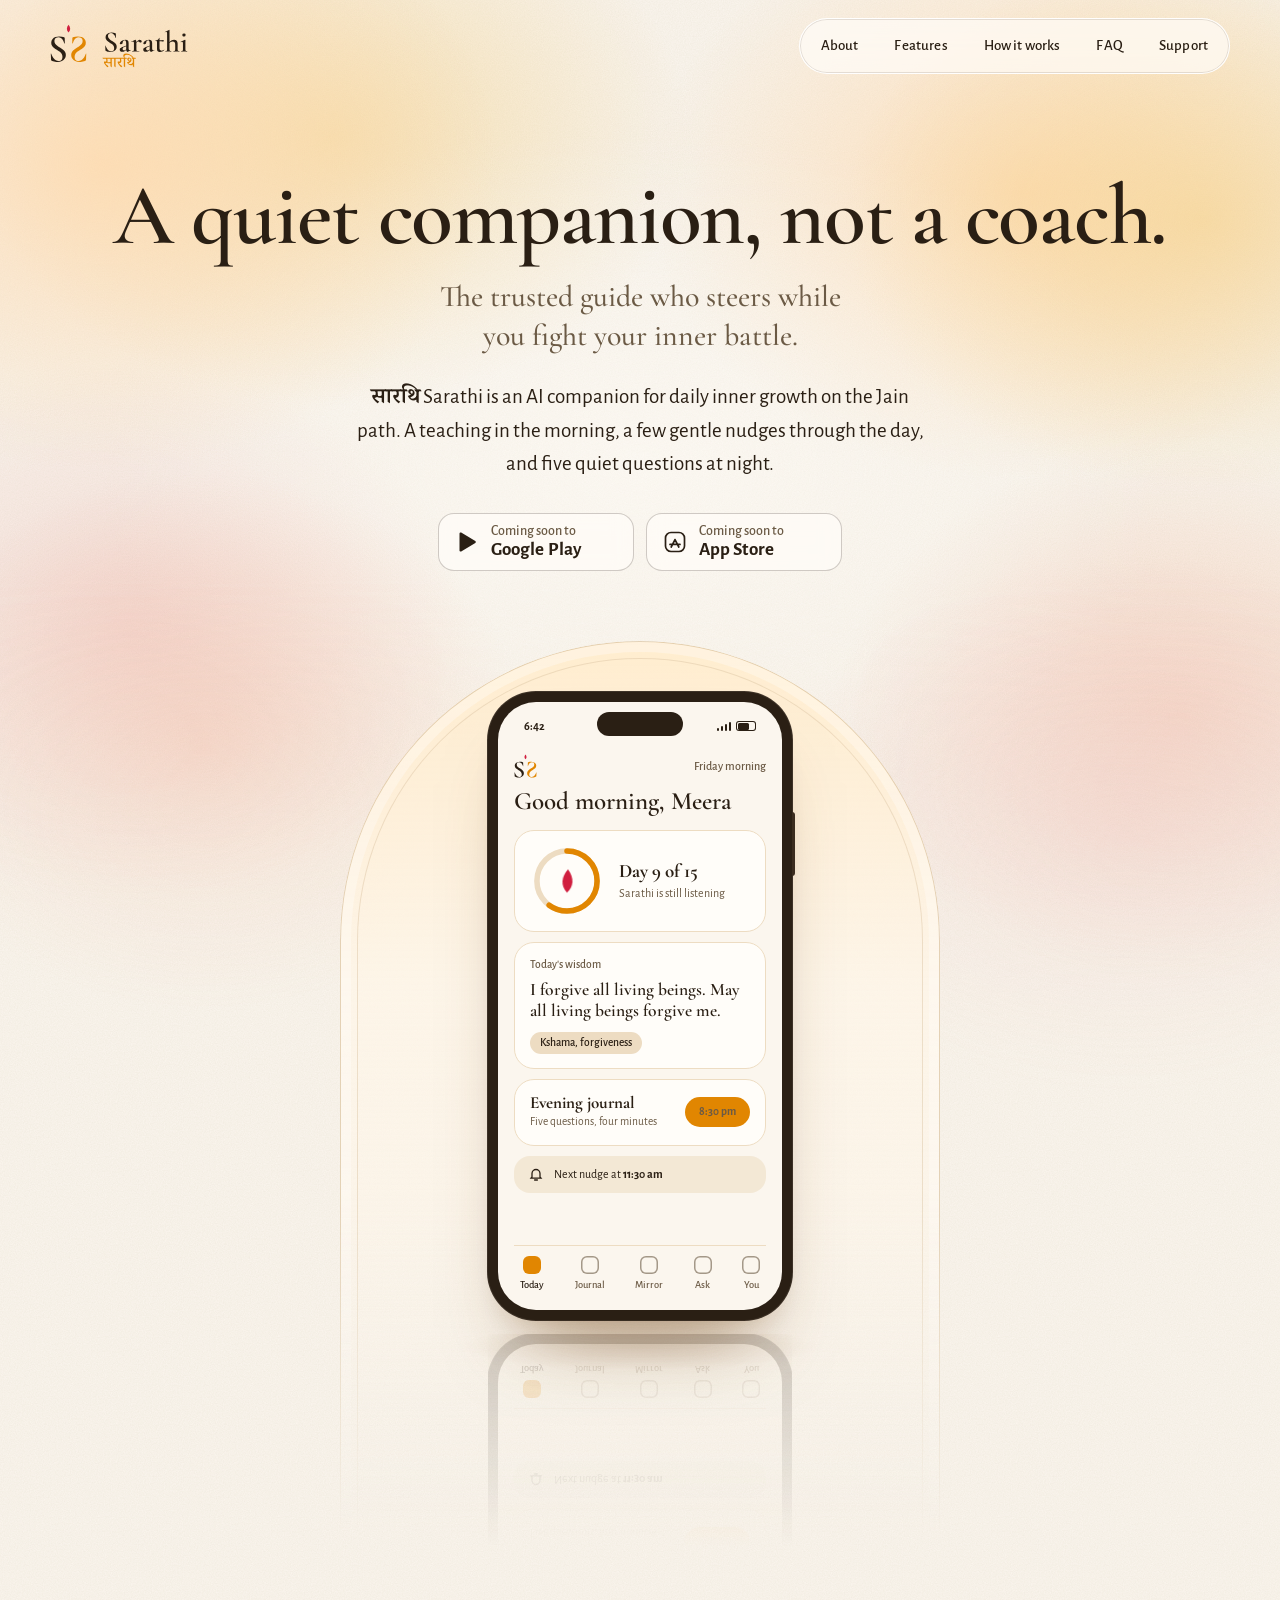
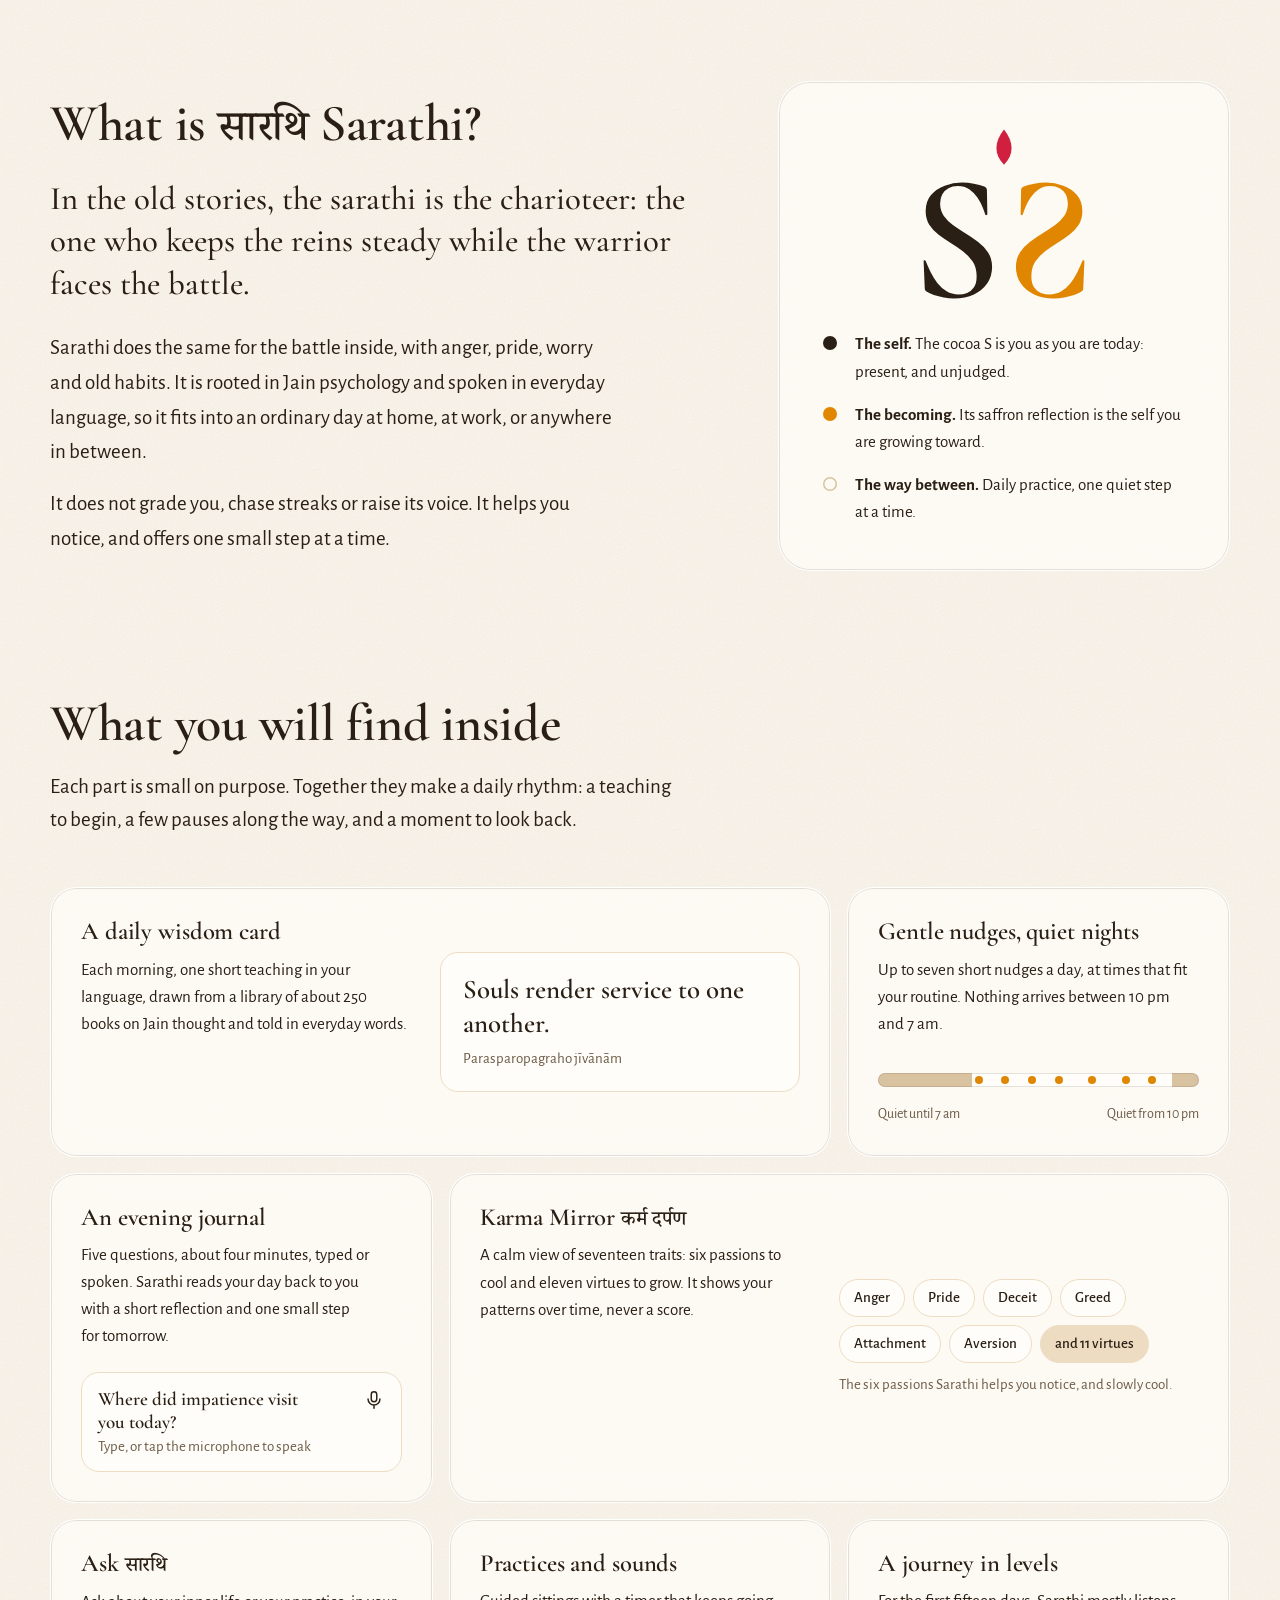
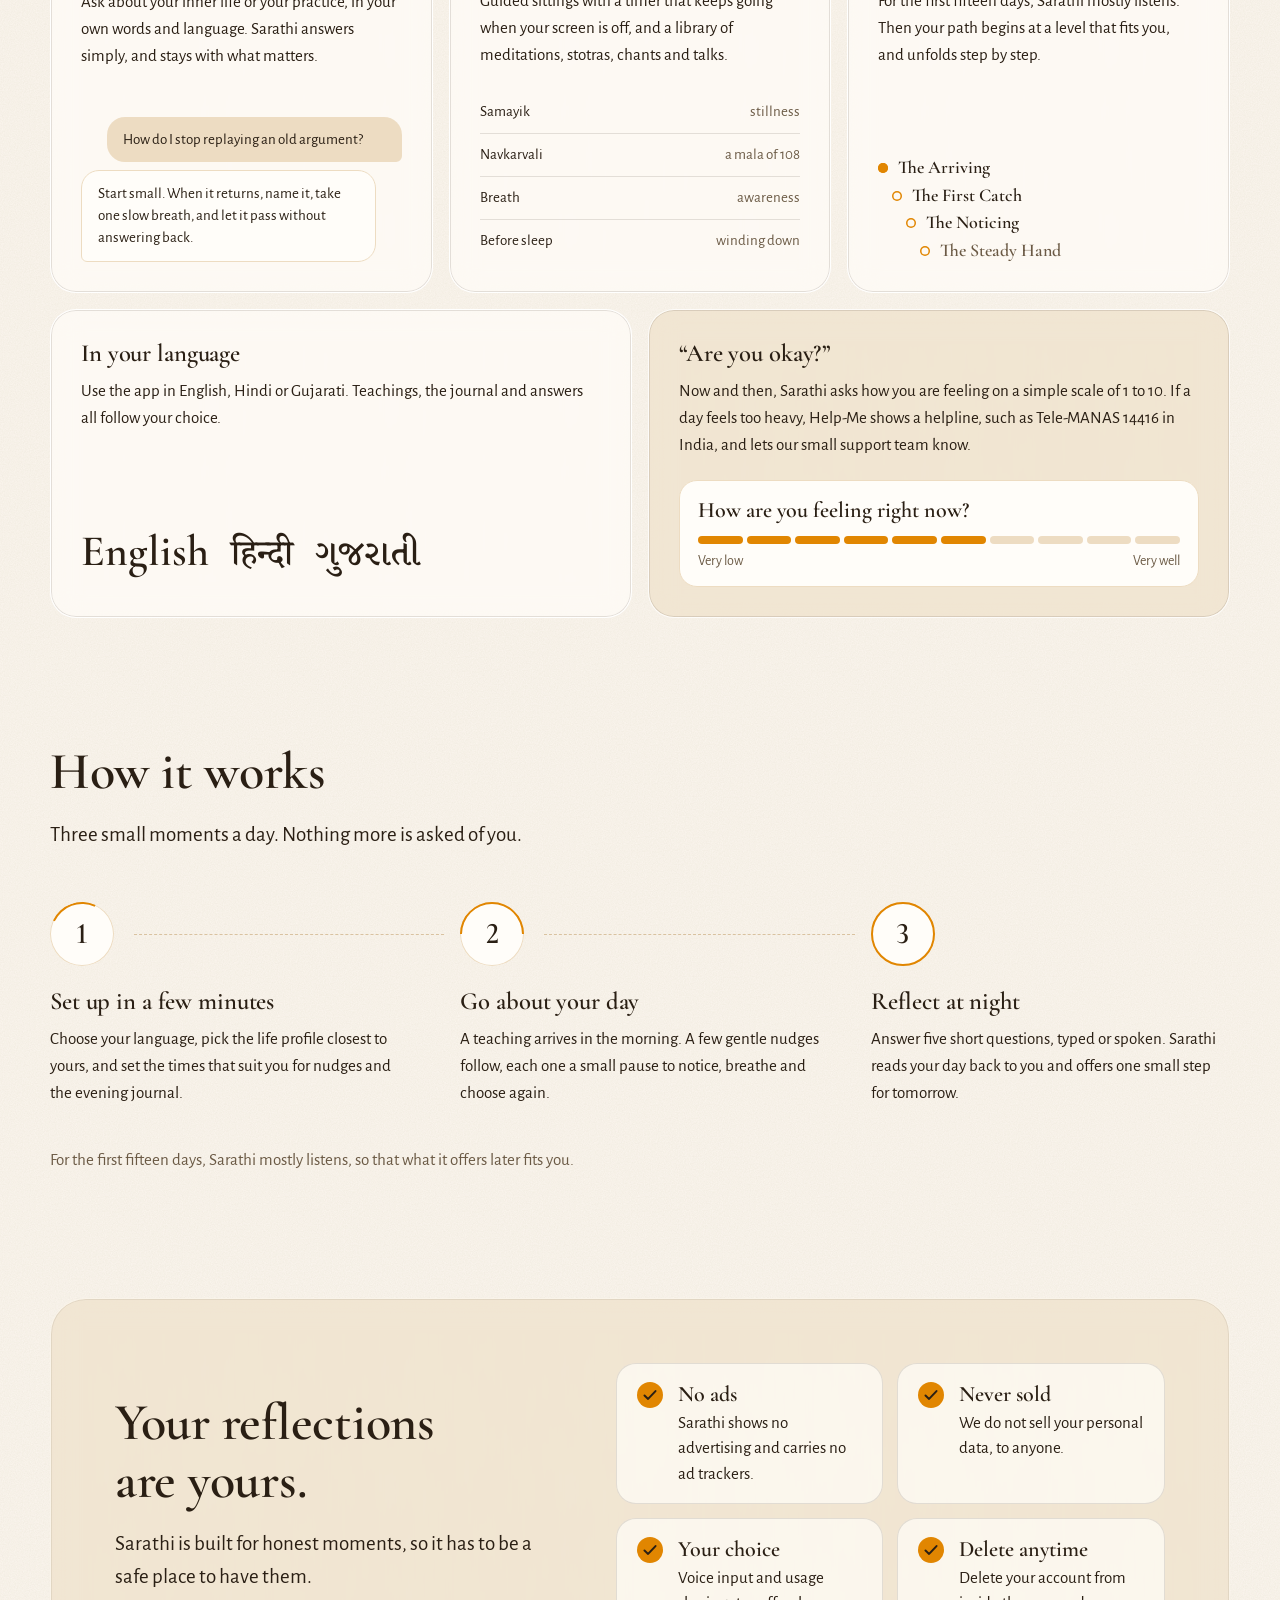
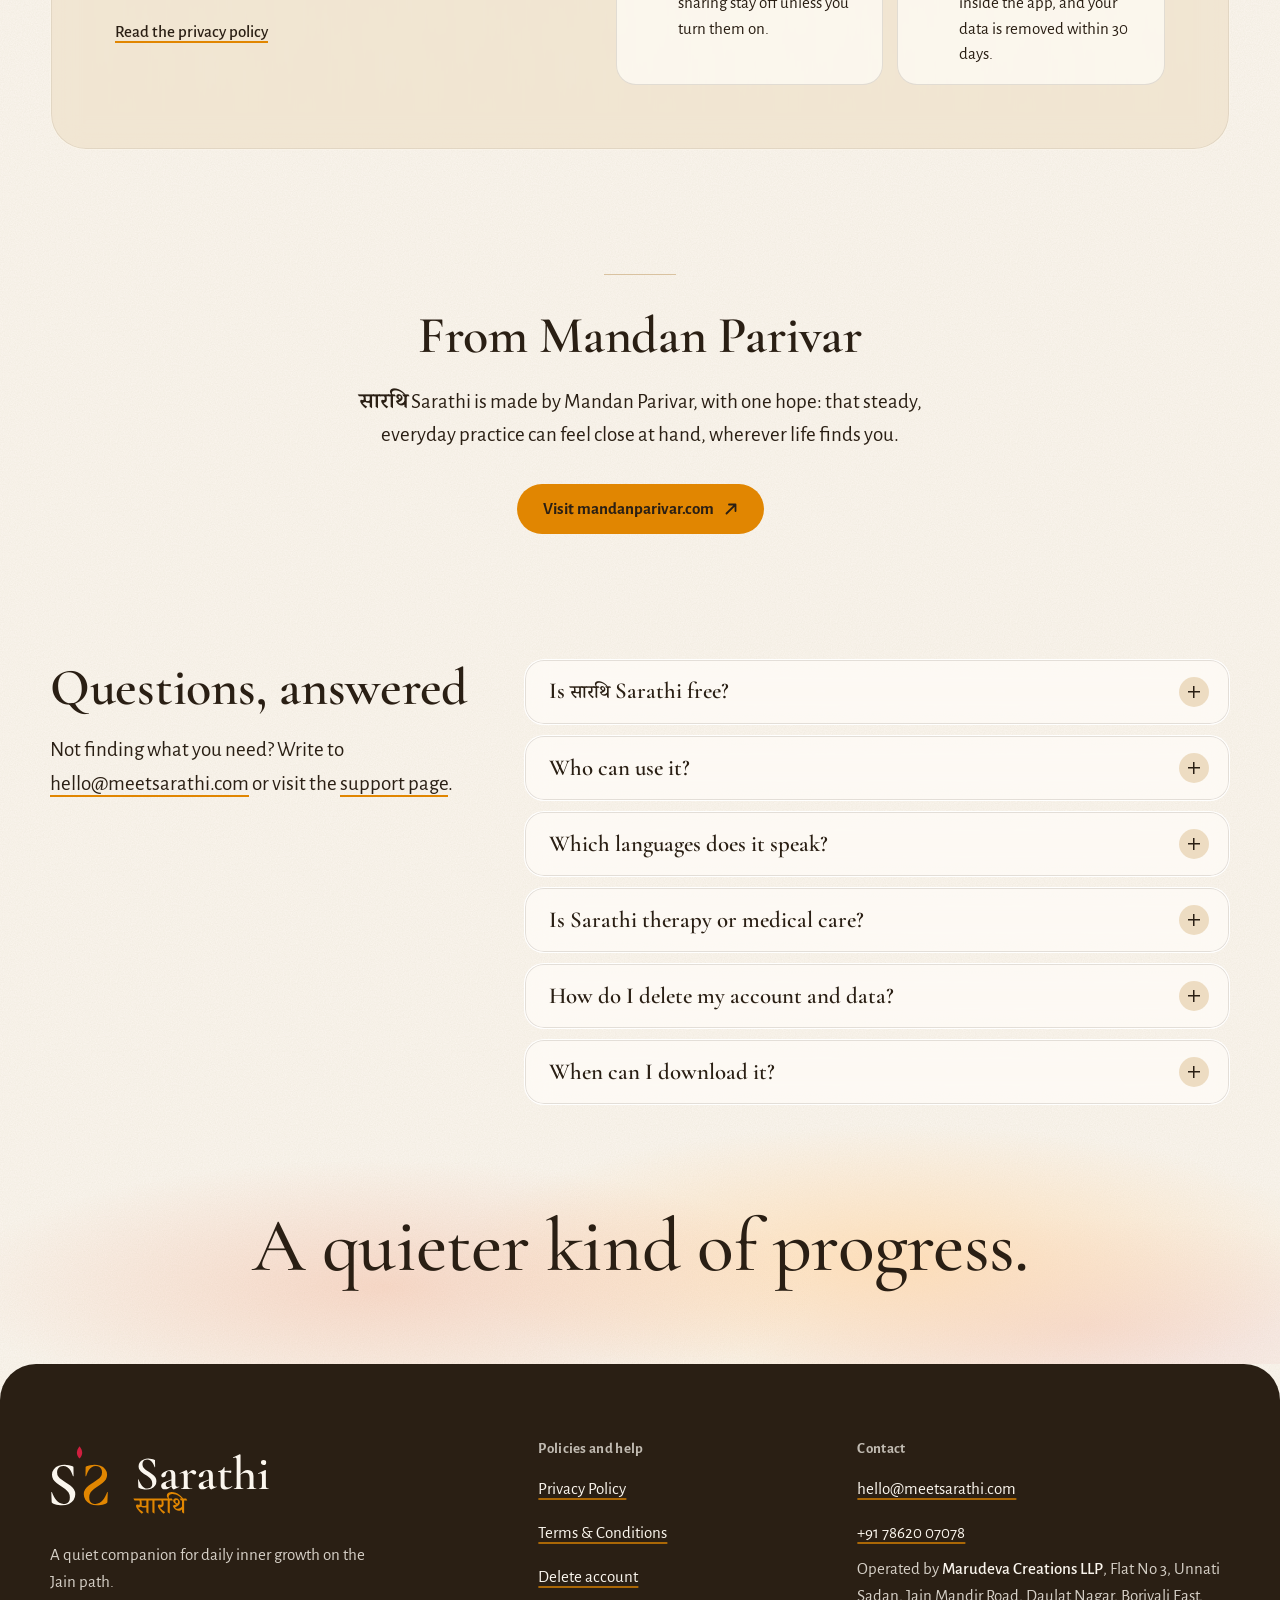
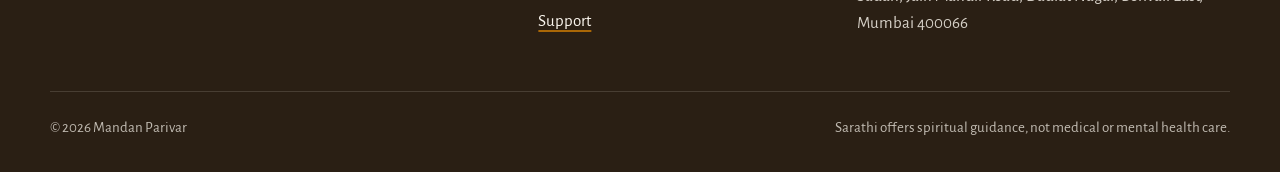
<file: index.html>
<!doctype html>
<html lang="en" class="no-js">
<head>
<meta charset="utf-8">
<meta name="viewport" content="width=device-width, initial-scale=1">
<title>सारथि Sarathi | A quiet companion for daily inner growth</title>
<meta name="description" content="An AI companion for daily inner growth on the Jain path: a morning teaching, gentle nudges and a short evening journal. In English, Hindi and Gujarati.">
<link rel="canonical" href="https://meetsarathi.com/">
<meta name="theme-color" content="#E18601">
<meta name="color-scheme" content="light">
<link rel="icon" href="/assets/img/favicon.svg" type="image/svg+xml">
<link rel="icon" href="/assets/img/icon-512.png" type="image/png" sizes="512x512">
<link rel="apple-touch-icon" href="/assets/img/apple-touch-icon.png">
<meta property="og:type" content="website">
<meta property="og:site_name" content="Sarathi">
<meta property="og:locale" content="en_IN">
<meta property="og:title" content="सारथि Sarathi: a quiet companion, not a coach">
<meta property="og:description" content="An AI companion for daily inner growth on the Jain path: a morning teaching, gentle nudges and a short evening journal. In English, Hindi and Gujarati.">
<meta property="og:url" content="https://meetsarathi.com/">
<meta property="og:image" content="https://meetsarathi.com/assets/img/og-image.png">
<meta property="og:image:width" content="1200">
<meta property="og:image:height" content="630">
<meta property="og:image:alt" content="The Sarathi mark with the words सारथि Sarathi and the line A quiet companion, not a coach.">
<meta name="twitter:card" content="summary_large_image">
<meta name="twitter:title" content="सारथि Sarathi: a quiet companion, not a coach">
<meta name="twitter:description" content="An AI companion for daily inner growth on the Jain path: a morning teaching, gentle nudges and a short evening journal. In English, Hindi and Gujarati.">
<meta name="twitter:image" content="https://meetsarathi.com/assets/img/og-image.png">
<meta name="twitter:image:alt" content="The Sarathi mark with the words सारथि Sarathi and the line A quiet companion, not a coach.">
<link rel="preconnect" href="https://fonts.googleapis.com">
<link rel="preconnect" href="https://fonts.gstatic.com" crossorigin>
<link rel="stylesheet" href="https://fonts.googleapis.com/css2?family=Alegreya+Sans:wght@400;500;700&amp;family=Cormorant+Garamond:wght@500;600&amp;family=Noto+Serif+Devanagari:wght@500;600&amp;display=swap">
<link rel="stylesheet" href="https://fonts.googleapis.com/css2?family=Noto+Serif+Gujarati:wght@500&amp;display=swap&amp;text=%E0%AA%97%E0%AB%81%E0%AA%9C%E0%AA%B0%E0%AA%BE%E0%AA%A4%E0%AB%80">
<link rel="stylesheet" href="/assets/css/site.css">
<script>document.documentElement.className = 'js';</script>
<script src="/assets/js/site.js" defer></script>
</head>
<body>
<a class="skip-link" href="#main">Skip to content</a>
<header class="site-header">
  <div class="wrap header-inner">
    <a class="brand" href="/"><img src="/assets/img/logo-horizontal.svg" alt="" width="138" height="44"><span class="visually-hidden">Sarathi, home</span></a>
    <button class="menu-btn" type="button" aria-expanded="false" aria-controls="site-nav"><span class="bars" aria-hidden="true"></span>Menu</button>
    <nav id="site-nav" class="site-nav" aria-label="Main">
      <ul>
        <li><a href="/#about">About</a></li>
        <li><a href="/#features">Features</a></li>
        <li><a href="/#how-it-works">How it works</a></li>
        <li><a href="/#faq">FAQ</a></li>
        <li><a href="/support/">Support</a></li>
      </ul>
    </nav>
  </div>
</header>
<main id="main">

  <section class="hero" aria-labelledby="hero-title">
    <div class="wrap">
      <h1 id="hero-title" class="hero-title">A quiet companion, not a coach.</h1>
      <p class="hero-line">The trusted guide who steers while you fight your inner battle.</p>
      <p class="hero-pitch"><span class="deva" lang="hi">सारथि</span> Sarathi is an AI companion for daily inner growth on the Jain path. A teaching in the morning, a few gentle nudges through the day, and five quiet questions at night.</p>

      <ul class="stores" aria-label="Where to get the app">
        <li class="store">
          <svg viewBox="0 0 24 24" aria-hidden="true"><path fill="currentColor" d="M6.2 2.6c-.8-.5-1.7.1-1.7 1v16.8c0 .9 1 1.5 1.7 1l14.1-8.4c.7-.4.7-1.5 0-1.9z"/></svg>
          <span class="store-text"><span class="store-soon">Coming soon to</span><span class="store-name">Google Play</span></span>
        </li>
        <li class="store">
          <svg viewBox="0 0 24 24" aria-hidden="true" fill="none" stroke="currentColor" stroke-width="1.7" stroke-linecap="round"><rect x="2.5" y="2.5" width="19" height="19" rx="5.5"/><path d="M8.2 17 12 9.6M15.8 17 12 9.6M7 14.4h10"/></svg>
          <span class="store-text"><span class="store-soon">Coming soon to</span><span class="store-name">App Store</span></span>
        </li>
      </ul>

      <div class="hero-stage">
        <div class="arch" aria-hidden="true"></div>
        <figure class="phone" role="img" aria-label="Illustration of the Sarathi app's Today screen: a morning greeting, a ring showing day 9 of the first 15 days with a small flame at its centre, today's wisdom about forgiveness, and the evening journal waiting for 8:30 pm.">
          <div class="ps" aria-hidden="true">
            <div class="ps-island"></div>
            <div class="ps-status">
              <span>6:42</span>
              <span class="ps-icons"><i class="sig"><b style="height:3px"></b><b style="height:5px"></b><b style="height:7px"></b><b style="height:9px"></b></i><i class="bat"></i></span>
            </div>
            <div class="ps-head">
              <img src="/assets/img/logo-mark.svg" alt="" width="23" height="24">
              <span class="ps-date">Friday morning</span>
            </div>
            <p class="ps-greet">Good morning, Meera</p>
            <div class="ps-ringrow">
              <svg class="ps-ring" viewBox="0 0 96 96">
                <circle cx="48" cy="48" r="38" fill="none" stroke="#EDDCC2" stroke-width="7"/>
                <circle cx="48" cy="48" r="38" fill="none" stroke="#E18601" stroke-width="7" stroke-linecap="round" stroke-dasharray="143.3 238.8" transform="rotate(-90 48 48)"/>
                <g class="flame-kindle"><g transform="translate(33.3 31.2) scale(2.1)"><path class="flame" fill="#D01F3F" d="M7 1 C11 6 11 11 7 15 C3 11 3 6 7 1 Z"/></g></g>
              </svg>
              <div class="ps-ringtext">
                <strong>Day 9 of 15</strong>
                <span>Sarathi is still listening</span>
              </div>
            </div>
            <div class="ps-card">
              <p class="ps-label">Today's wisdom</p>
              <p class="ps-quote">I forgive all living beings. May all living beings forgive me.</p>
              <span class="ps-tag">Kshama, forgiveness</span>
            </div>
            <div class="ps-card ps-journal">
              <div>
                <strong>Evening journal</strong>
                <span>Five questions, four minutes</span>
              </div>
              <span class="ps-btn">8:30 pm</span>
            </div>
            <div class="ps-next">
              <svg viewBox="0 0 16 16" fill="none" stroke="#2A1F14" stroke-width="1.3" stroke-linecap="round"><path d="M4 11V7.5a4 4 0 0 1 8 0V11l1 1.2H3z"/><path d="M6.6 14h2.8"/></svg>
              <span>Next nudge at <strong>11:30 am</strong></span>
            </div>
            <div class="ps-tabs">
              <span class="on">Today</span><span>Journal</span><span>Mirror</span><span>Ask</span><span>You</span>
            </div>
          </div>
        </figure>
      </div>
    </div>
  </section>

  <section id="about" class="section" aria-labelledby="about-title">
    <div class="wrap about-grid">
      <div class="about-copy">
        <h2 id="about-title">What is <span class="deva" lang="hi">सारथि</span> Sarathi?</h2>
        <p class="lead">In the old stories, the sarathi is the charioteer: the one who keeps the reins steady while the warrior faces the battle.</p>
        <p>Sarathi does the same for the battle inside, with anger, pride, worry and old habits. It is rooted in Jain psychology and spoken in everyday language, so it fits into an ordinary day at home, at work, or anywhere in between.</p>
        <p>It does not grade you, chase streaks or raise its voice. It helps you notice, and offers one small step at a time.</p>
      </div>
      <figure class="mark-card">
        <img src="/assets/img/logo-mark.svg" alt="The Sarathi mark: two letters S facing each other, one cocoa and one saffron, with a red bindi where they meet." width="160" height="168">
        <figcaption>
          <ul>
            <li><span><strong>The self.</strong> The cocoa S is you as you are today: present, and unjudged.</span></li>
            <li class="becoming"><span><strong>The becoming.</strong> Its saffron reflection is the self you are growing toward.</span></li>
            <li class="between"><span><strong>The way between.</strong> Daily practice, one quiet step at a time.</span></li>
          </ul>
        </figcaption>
      </figure>
    </div>
  </section>

  <section id="features" class="section" aria-labelledby="features-title">
    <div class="wrap">
      <div class="section-head">
        <h2 id="features-title">What you will find inside</h2>
        <p>Each part is small on purpose. Together they make a daily rhythm: a teaching to begin, a few pauses along the way, and a moment to look back.</p>
      </div>

      <ul class="features-grid">
        <li class="feature feature--wide split">
          <div class="copy">
            <h3>A daily wisdom card</h3>
            <p>Each morning, one short teaching in your language, drawn from a library of about 250 books on Jain thought and told in everyday words.</p>
          </div>
          <div class="demo" aria-hidden="true">
            <div class="demo-quote">
              <q>Souls render service to one another.</q>
              <small>Parasparopagraho jīvānām</small>
            </div>
          </div>
        </li>

        <li class="feature">
          <h3>Gentle nudges, quiet nights</h3>
          <p>Up to seven short nudges a day, at times that fit your routine. Nothing arrives between 10 pm and 7 am.</p>
          <div class="demo" aria-hidden="true">
            <div class="dayline">
              <div class="dayline-track"></div>
              <span class="dayline-dot" style="left:31.25%"></span>
              <span class="dayline-dot" style="left:39.6%"></span>
              <span class="dayline-dot" style="left:48%"></span>
              <span class="dayline-dot" style="left:56.3%"></span>
              <span class="dayline-dot" style="left:66.7%"></span>
              <span class="dayline-dot" style="left:77.1%"></span>
              <span class="dayline-dot" style="left:85.4%"></span>
            </div>
            <div class="dayline-legend"><span>Quiet until 7 am</span><span>Quiet from 10 pm</span></div>
          </div>
        </li>

        <li class="feature">
          <h3>An evening journal</h3>
          <p>Five questions, about four minutes, typed or spoken. Sarathi reads your day back to you with a short reflection and one small step for tomorrow.</p>
          <div class="demo" aria-hidden="true">
            <div class="demo-question">
              <p>Where did impatience visit you today?<small>Type, or tap the microphone to speak</small></p>
              <svg viewBox="0 0 24 24" fill="none" stroke="#2A1F14" stroke-width="1.6" stroke-linecap="round"><rect x="9" y="3" width="6" height="11" rx="3"/><path d="M5.5 11a6.5 6.5 0 0 0 13 0M12 17.5V21"/></svg>
            </div>
          </div>
        </li>

        <li class="feature feature--wide split">
          <div class="copy">
            <h3>Karma Mirror <span class="deva" lang="hi">कर्म दर्पण</span></h3>
            <p>A calm view of seventeen traits: six passions to cool and eleven virtues to grow. It shows your patterns over time, never a score.</p>
          </div>
          <div class="demo" aria-hidden="true">
            <ul class="chips">
              <li>Anger</li><li>Pride</li><li>Deceit</li><li>Greed</li><li>Attachment</li><li>Aversion</li><li class="more">and 11 virtues</li>
            </ul>
            <p class="chips-caption">The six passions Sarathi helps you notice, and slowly cool.</p>
          </div>
        </li>

        <li class="feature">
          <h3>Ask <span class="deva" lang="hi">सारथि</span></h3>
          <p>Ask about your inner life or your practice, in your own words and language. Sarathi answers simply, and stays with what matters.</p>
          <div class="demo" aria-hidden="true">
            <p class="bubble">How do I stop replaying an old argument?</p>
            <p class="bubble reply">Start small. When it returns, name it, take one slow breath, and let it pass without answering back.</p>
          </div>
        </li>

        <li class="feature">
          <h3>Practices and sounds</h3>
          <p>Guided sittings with a timer that keeps going when your screen is off, and a library of meditations, stotras, chants and talks.</p>
          <div class="demo" aria-hidden="true">
            <ul class="practice-list">
              <li>Samayik <span>stillness</span></li>
              <li>Navkarvali <span>a mala of 108</span></li>
              <li>Breath <span>awareness</span></li>
              <li>Before sleep <span>winding down</span></li>
            </ul>
          </div>
        </li>

        <li class="feature">
          <h3>A journey in levels</h3>
          <p>For the first fifteen days, Sarathi mostly listens. Then your path begins at a level that fits you, and unfolds step by step.</p>
          <div class="demo" aria-hidden="true">
            <ol class="ladder">
              <li>The Arriving</li><li>The First Catch</li><li>The Noticing</li><li>The Steady Hand</li>
            </ol>
          </div>
        </li>

        <li class="feature feature--half">
          <h3>In your language</h3>
          <p>Use the app in English, Hindi or Gujarati. Teachings, the journal and answers all follow your choice.</p>
          <div class="demo">
            <ul class="scripts" aria-label="Languages">
              <li class="en">English</li>
              <li class="deva" lang="hi">हिन्दी</li>
              <li class="guj" lang="gu">ગુજરાતી</li>
            </ul>
          </div>
        </li>

        <li class="feature feature--half feature--soft">
          <h3>“Are you okay?”</h3>
          <p>Now and then, Sarathi asks how you are feeling on a simple scale of 1 to 10. If a day feels too heavy, Help-Me shows a helpline, such as Tele-MANAS 14416 in India, and lets our small support team know.</p>
          <div class="demo" aria-hidden="true">
            <div class="okay">
              <p>How are you feeling right now?</p>
              <div class="okay-scale"><span class="on"></span><span class="on"></span><span class="on"></span><span class="on"></span><span class="on"></span><span class="on"></span><span></span><span></span><span></span><span></span></div>
              <div class="okay-ends"><span>Very low</span><span>Very well</span></div>
            </div>
          </div>
        </li>
      </ul>
    </div>
  </section>

  <section id="how-it-works" class="section" aria-labelledby="how-title">
    <div class="wrap">
      <div class="section-head">
        <h2 id="how-title">How it works</h2>
        <p>Three small moments a day. Nothing more is asked of you.</p>
      </div>
      <ol class="steps">
        <li class="step">
          <span class="step-num" aria-hidden="true">1</span>
          <div>
            <h3>Set up in a few minutes</h3>
            <p>Choose your language, pick the life profile closest to yours, and set the times that suit you for nudges and the evening journal.</p>
          </div>
        </li>
        <li class="step">
          <span class="step-num" aria-hidden="true">2</span>
          <div>
            <h3>Go about your day</h3>
            <p>A teaching arrives in the morning. A few gentle nudges follow, each one a small pause to notice, breathe and choose again.</p>
          </div>
        </li>
        <li class="step">
          <span class="step-num" aria-hidden="true">3</span>
          <div>
            <h3>Reflect at night</h3>
            <p>Answer five short questions, typed or spoken. Sarathi reads your day back to you and offers one small step for tomorrow.</p>
          </div>
        </li>
      </ol>
      <p class="steps-note">For the first fifteen days, Sarathi mostly listens, so that what it offers later fits you.</p>
    </div>
  </section>

  <section id="privacy-promise" class="section" aria-labelledby="promise-title">
    <div class="wrap">
      <div class="promise">
        <div class="promise-intro">
          <h2 id="promise-title">Your reflections are yours.</h2>
          <p>Sarathi is built for honest moments, so it has to be a safe place to have them.</p>
          <a class="text-link" href="/privacy/">Read the privacy policy</a>
        </div>
        <ul class="promise-list">
          <li>
            <svg viewBox="0 0 28 28" aria-hidden="true"><circle cx="14" cy="14" r="13" fill="#E18601"/><path d="M8.5 14.5l3.6 3.4 7.4-7.8" fill="none" stroke="#2A1F14" stroke-width="2" stroke-linecap="round" stroke-linejoin="round"/></svg>
            <div><strong>No ads</strong><span>Sarathi shows no advertising and carries no ad trackers.</span></div>
          </li>
          <li>
            <svg viewBox="0 0 28 28" aria-hidden="true"><circle cx="14" cy="14" r="13" fill="#E18601"/><path d="M8.5 14.5l3.6 3.4 7.4-7.8" fill="none" stroke="#2A1F14" stroke-width="2" stroke-linecap="round" stroke-linejoin="round"/></svg>
            <div><strong>Never sold</strong><span>We do not sell your personal data, to anyone.</span></div>
          </li>
          <li>
            <svg viewBox="0 0 28 28" aria-hidden="true"><circle cx="14" cy="14" r="13" fill="#E18601"/><path d="M8.5 14.5l3.6 3.4 7.4-7.8" fill="none" stroke="#2A1F14" stroke-width="2" stroke-linecap="round" stroke-linejoin="round"/></svg>
            <div><strong>Your choice</strong><span>Voice input and usage sharing stay off unless you turn them on.</span></div>
          </li>
          <li>
            <svg viewBox="0 0 28 28" aria-hidden="true"><circle cx="14" cy="14" r="13" fill="#E18601"/><path d="M8.5 14.5l3.6 3.4 7.4-7.8" fill="none" stroke="#2A1F14" stroke-width="2" stroke-linecap="round" stroke-linejoin="round"/></svg>
            <div><strong>Delete anytime</strong><span>Delete your account from inside the app, and your data is removed within 30 days.</span></div>
          </li>
        </ul>
      </div>
    </div>
  </section>

  <section id="mandan-parivar" class="section family" aria-labelledby="family-title">
    <div class="wrap">
      <div class="family-rule" aria-hidden="true"></div>
      <h2 id="family-title">From Mandan Parivar</h2>
      <p><span class="deva" lang="hi">सारथि</span> Sarathi is made by Mandan Parivar, with one hope: that steady, everyday practice can feel close at hand, wherever life finds you.</p>
      <a class="pill-link" href="https://mandanparivar.com" target="_blank" rel="noopener">Visit mandanparivar.com<span class="visually-hidden"> (opens in a new tab)</span><svg viewBox="0 0 14 14" aria-hidden="true" fill="none" stroke="currentColor" stroke-width="1.8" stroke-linecap="round" stroke-linejoin="round"><path d="M5 2.5h6.5V9M11.2 2.8 2.5 11.5"/></svg></a>
    </div>
  </section>

  <section id="faq" class="section" aria-labelledby="faq-title">
    <div class="wrap faq-grid">
      <div class="faq-intro">
        <h2 id="faq-title">Questions, answered</h2>
        <p>Not finding what you need? Write to <a href="mailto:hello@meetsarathi.com">hello@meetsarathi.com</a> or visit the <a href="/support/">support page</a>.</p>
      </div>
      <div class="faq-list">
        <details class="faq-item">
          <summary><span>Is <span class="deva" lang="hi">सारथि</span> Sarathi free?</span></summary>
          <div class="faq-body">
            <p>Yes, Sarathi is free to use right now. Paid plans may come later. If they do, the price, any free trial and how renewal works will be shown in the app or the store before you decide to pay.</p>
          </div>
        </details>
        <details class="faq-item">
          <summary><span>Who can use it?</span></summary>
          <div class="faq-body">
            <p>Adults aged 18 and over. Sarathi is rooted in Jain teaching but written in everyday language, so anyone who wants a steadier inner life is welcome.</p>
          </div>
        </details>
        <details class="faq-item">
          <summary><span>Which languages does it speak?</span></summary>
          <div class="faq-body">
            <p>English, Hindi (<span lang="hi">हिन्दी</span>) and Gujarati (<span lang="gu">ગુજરાતી</span>). You choose when you set up, and teachings, the journal and answers all follow your choice.</p>
          </div>
        </details>
        <details class="faq-item">
          <summary><span>Is Sarathi therapy or medical care?</span></summary>
          <div class="faq-body">
            <p>No. Sarathi offers spiritual and reflective guidance only. It is not medical, psychological or psychiatric care, and it cannot respond to emergencies.</p>
            <p>If you are struggling, please talk to someone you trust or a qualified professional. In India, Tele-MANAS is free and open 24 hours a day: call <a href="tel:14416">14416</a>. In an emergency, call <a href="tel:112">112</a>.</p>
          </div>
        </details>
        <details class="faq-item">
          <summary><span>How do I delete my account and data?</span></summary>
          <div class="faq-body">
            <p>In the app, open Settings, then Privacy, and choose Delete account. Hold the button to confirm. Your account and data are removed within 30 days.</p>
            <p>You can also write to <a href="mailto:hello@meetsarathi.com">hello@meetsarathi.com</a> with the phone number or email you signed in with. The full steps are on the <a href="/delete-account/">delete account page</a>.</p>
          </div>
        </details>
        <details class="faq-item">
          <summary><span>When can I download it?</span></summary>
          <div class="faq-body">
            <p>Sarathi is being tested now and will arrive on Google Play and the App Store soon. This page will link to both as soon as it does.</p>
          </div>
        </details>
      </div>
    </div>
  </section>

  <section class="closing" aria-label="Closing words">
    <div class="wrap">
      <p>A quieter kind of progress.</p>
    </div>
  </section>

</main>
<footer class="site-footer">
  <div class="wrap">
    <div class="footer-grid">
      <div class="footer-brand">
        <a class="brand" href="/"><img src="/assets/img/logo-horizontal-reversed.svg" alt="Sarathi सारथि, home" width="220" height="70"></a>
        <p>A quiet companion for daily inner growth on the Jain path.</p>
      </div>
      <nav class="footer-col" aria-labelledby="footer-links">
        <h2 id="footer-links">Policies and help</h2>
        <ul>
          <li><a href="/privacy/">Privacy Policy</a></li>
          <li><a href="/terms/">Terms &amp; Conditions</a></li>
          <li><a href="/delete-account/">Delete account</a></li>
          <li><a href="/support/">Support</a></li>
        </ul>
      </nav>
      <div class="footer-col">
        <h2>Contact</h2>
        <ul>
          <li><a href="mailto:hello@meetsarathi.com">hello@meetsarathi.com</a></li>
          <li><a href="tel:+917862007078">+91 78620 07078</a></li>
        </ul>
        <address>Operated by <strong>Marudeva Creations LLP</strong>, Flat No 3, Unnati Sadan, Jain Mandir Road, Daulat Nagar, Borivali East, Mumbai 400066</address>
      </div>
    </div>
    <div class="footer-base">
      <p>© 2026 Mandan Parivar</p>
      <p>Sarathi offers spiritual guidance, not medical or mental health care.</p>
    </div>
  </div>
</footer>
</body>
</html>
</file>
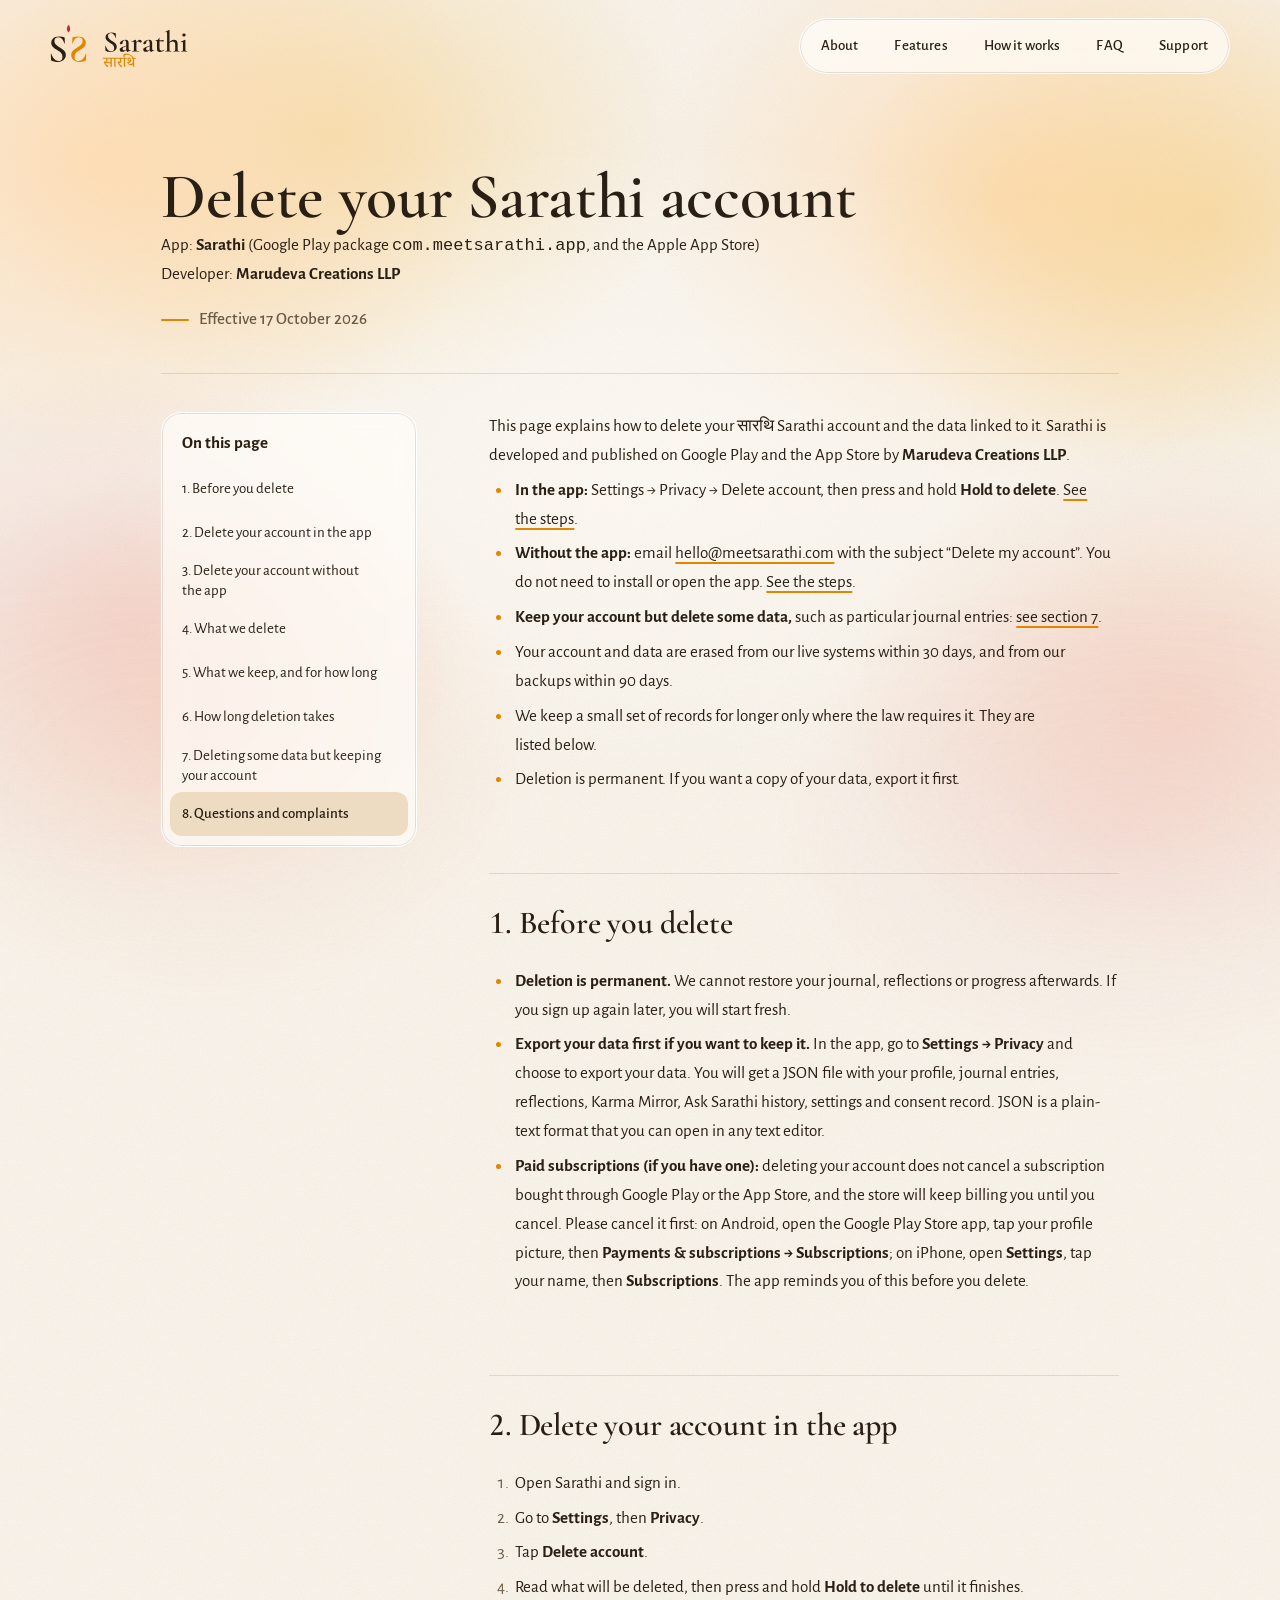
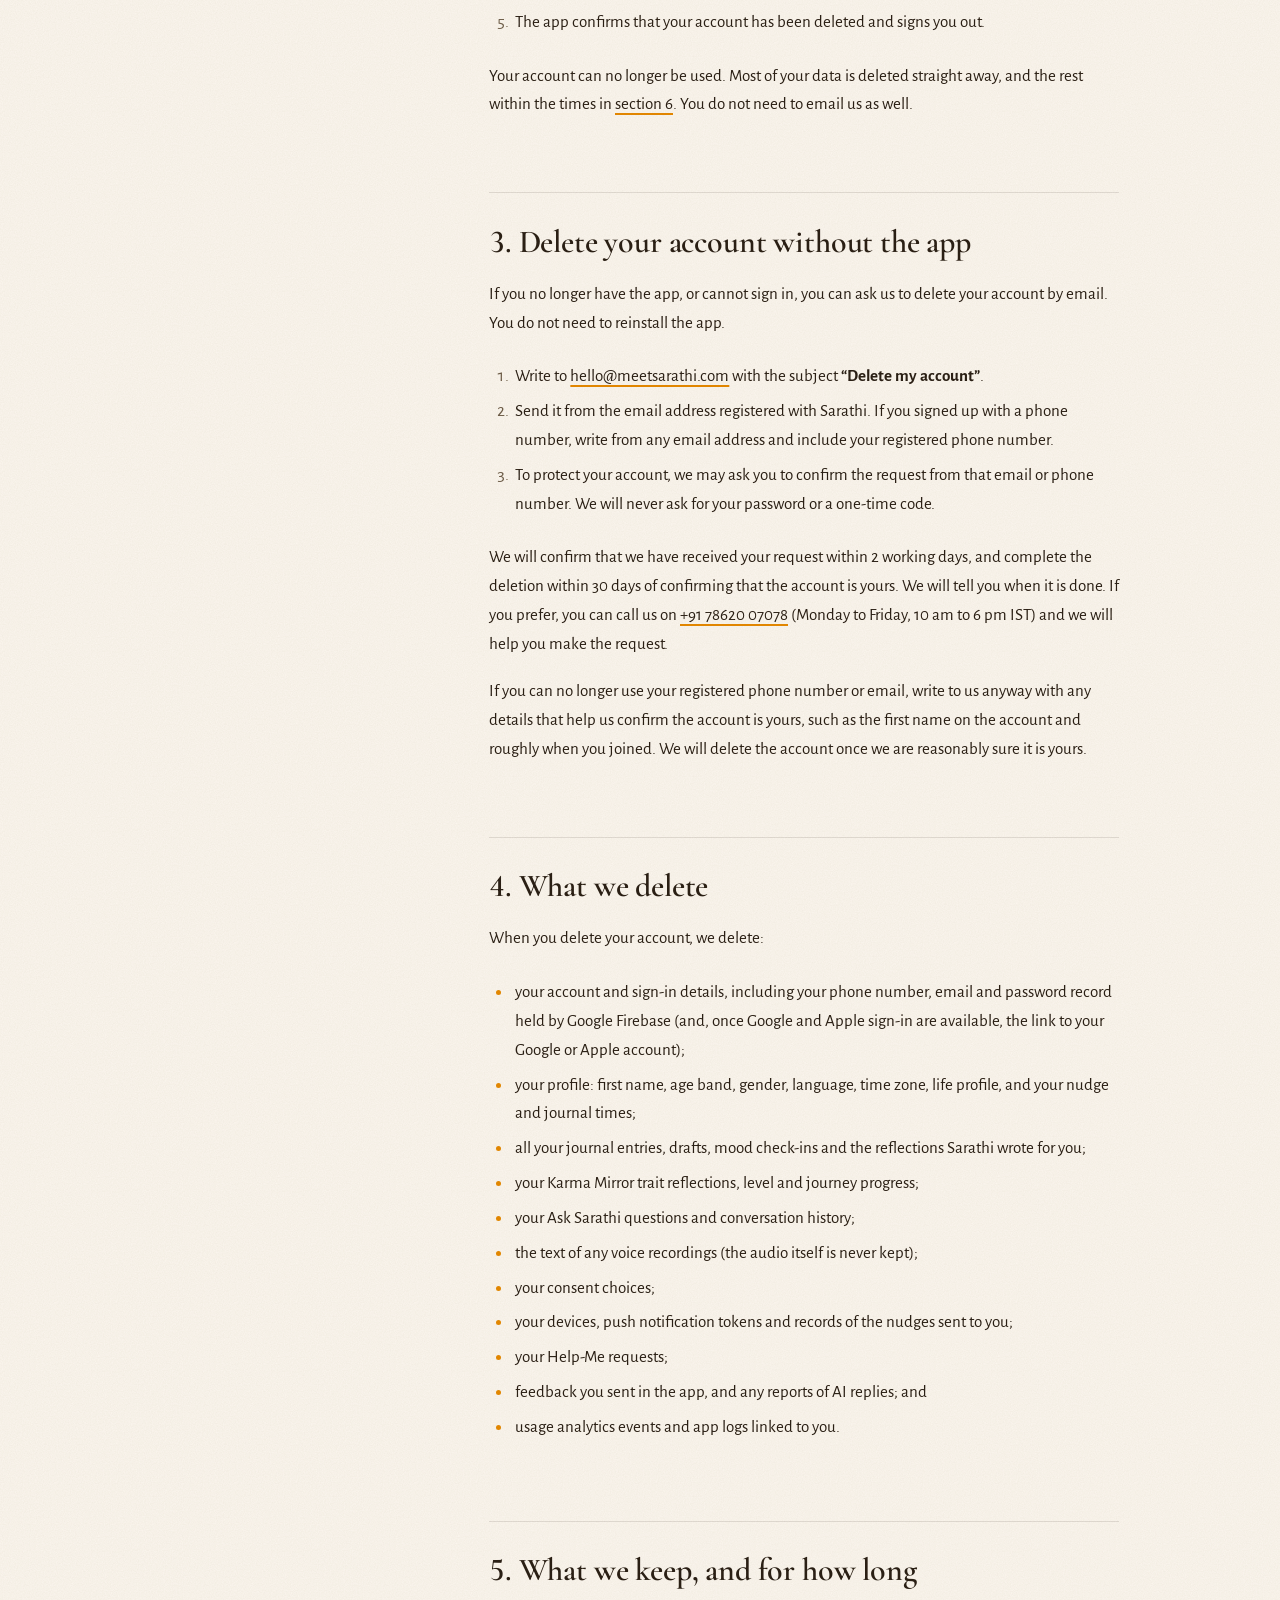
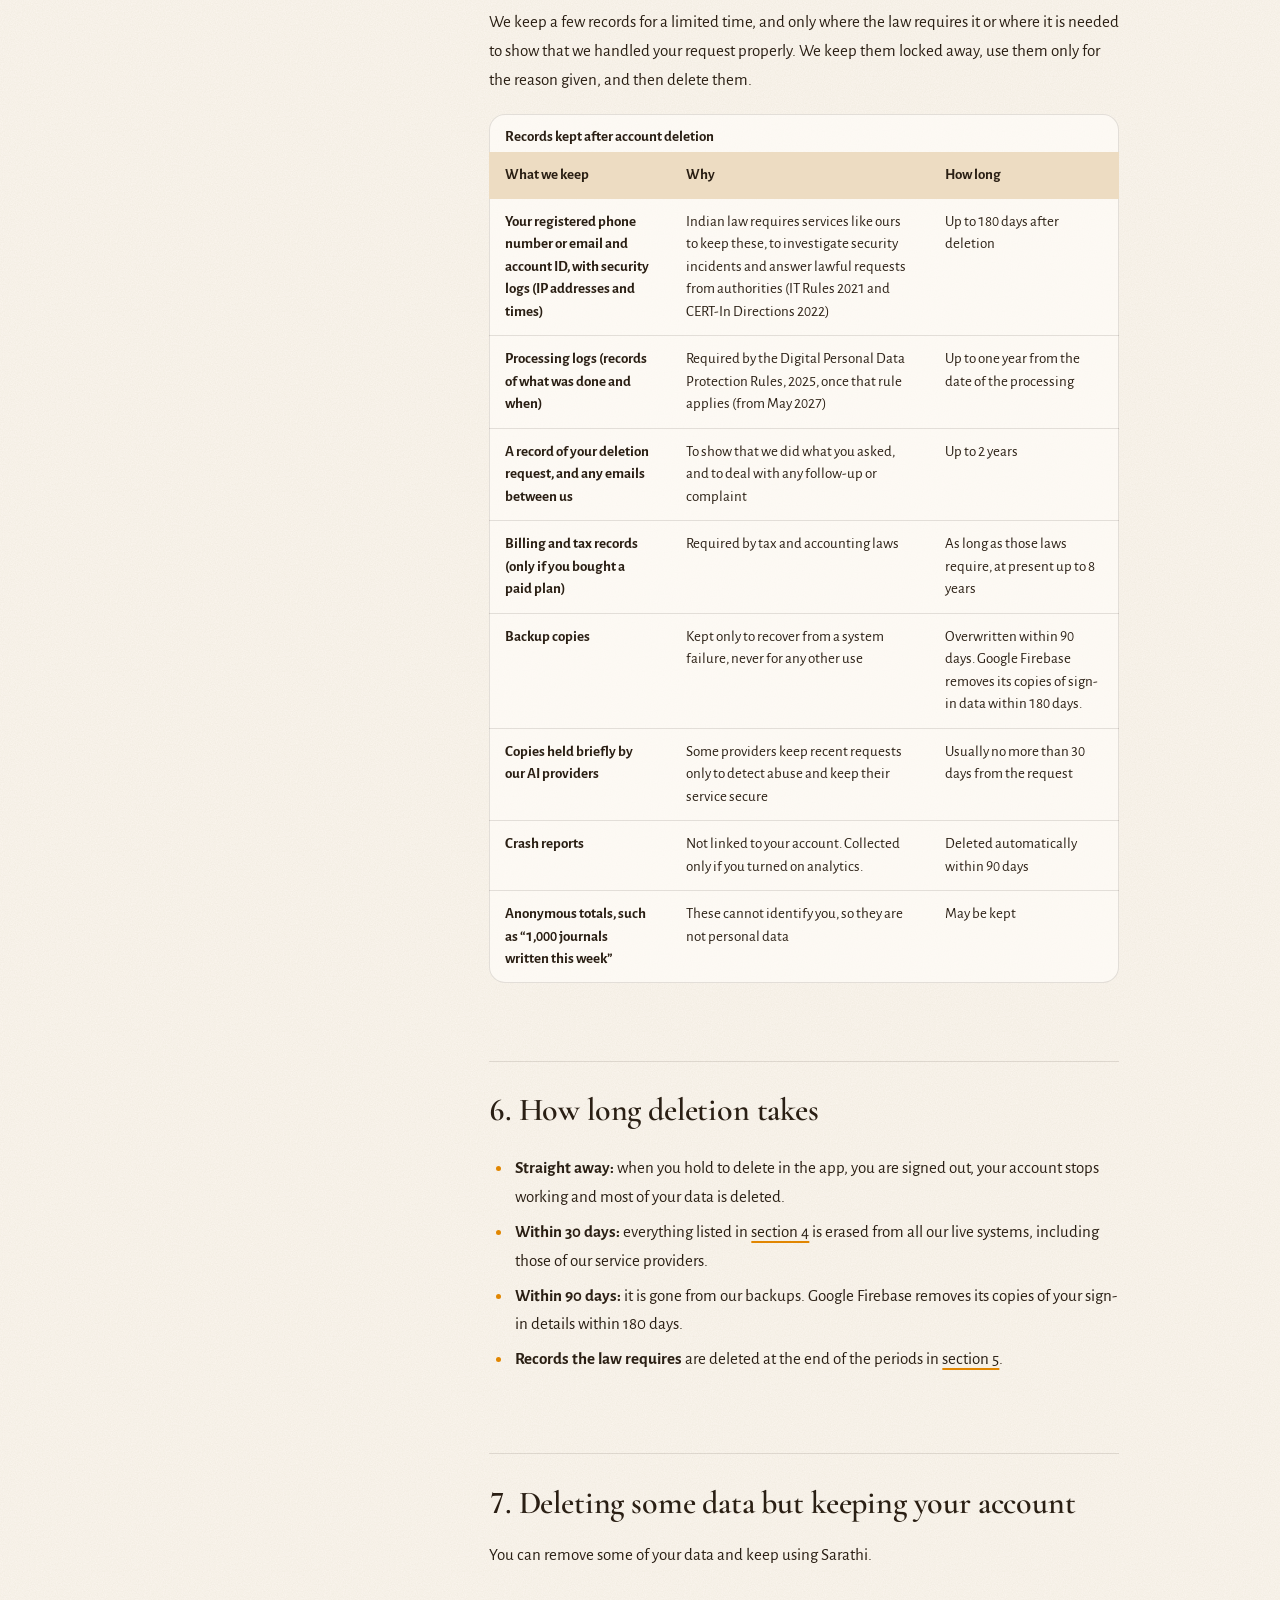
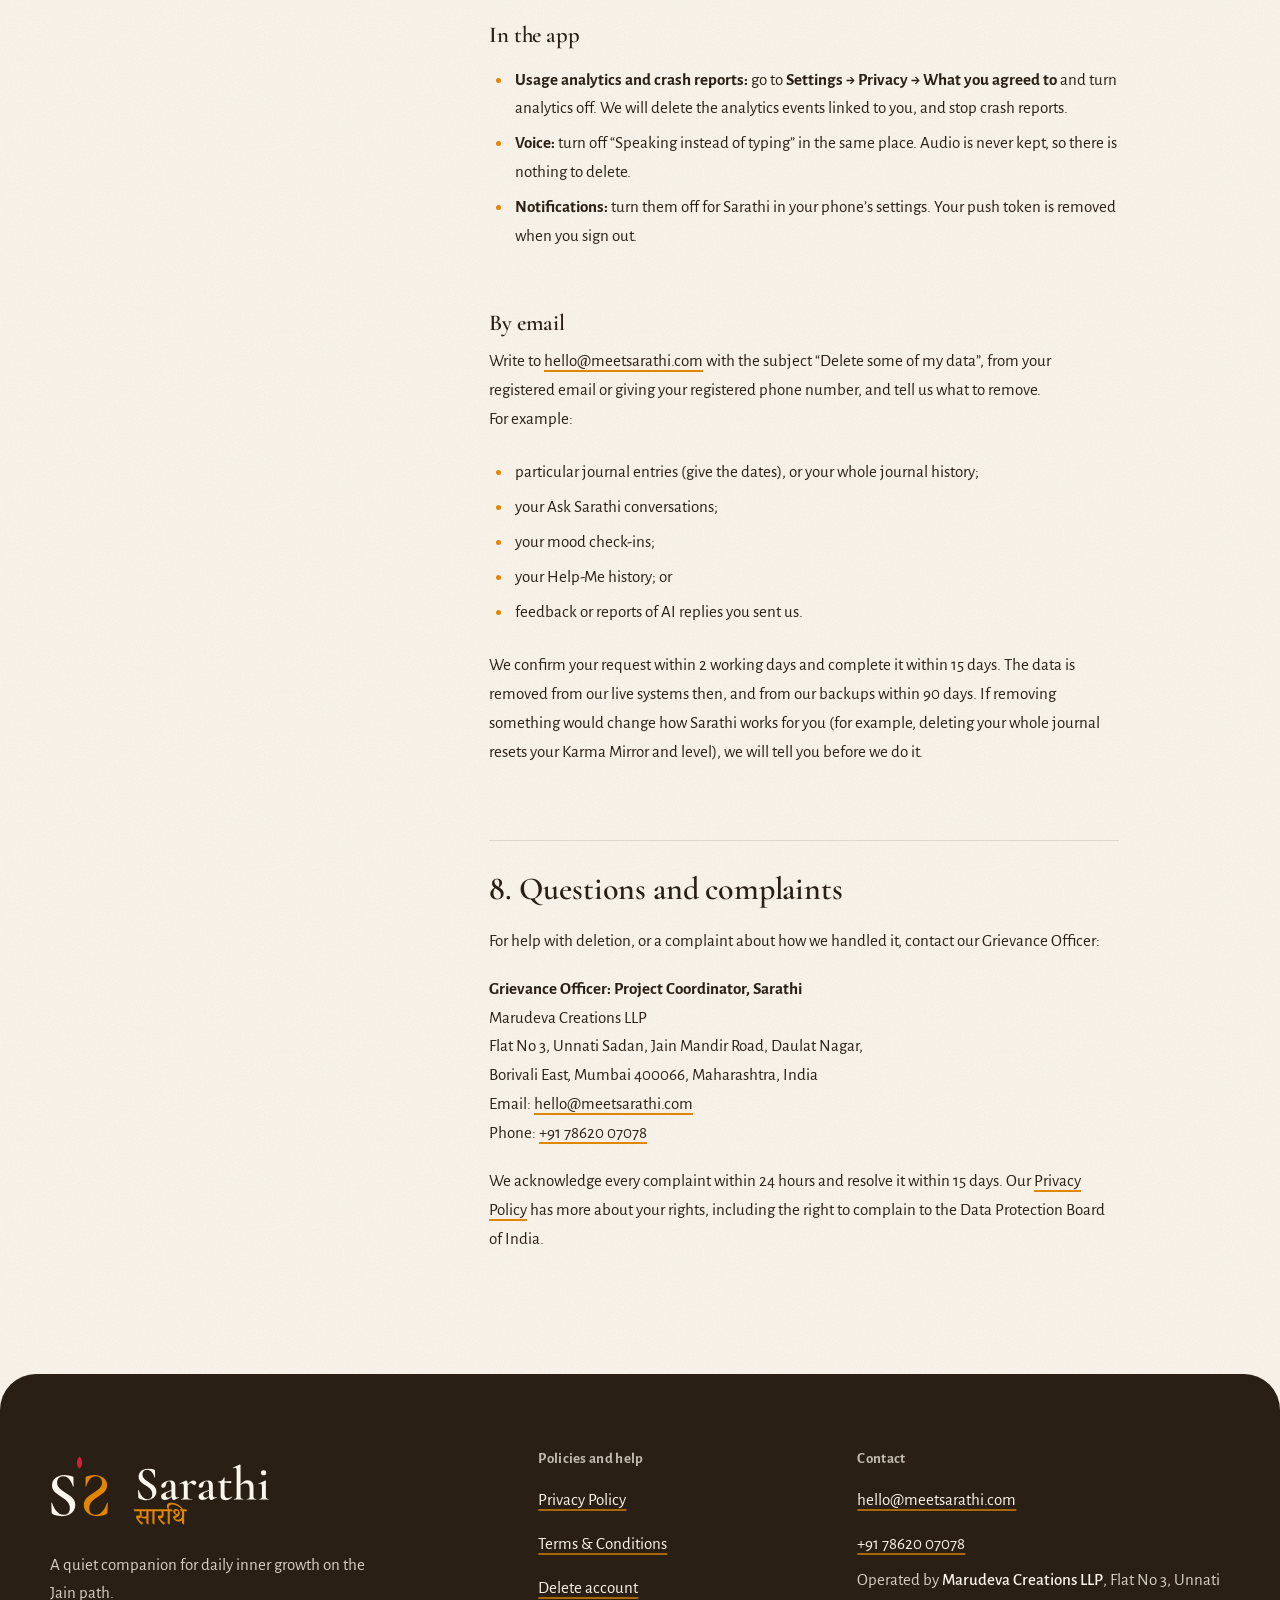
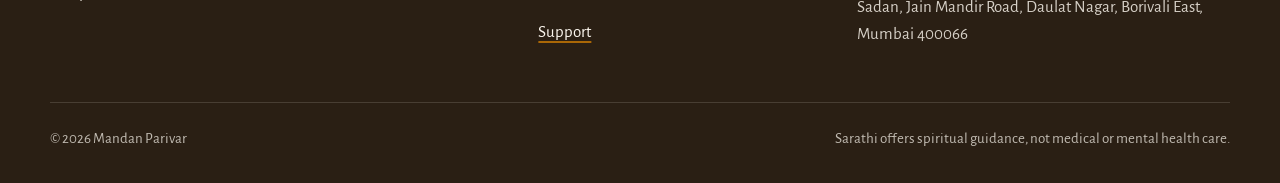
<file: delete-account/index.html>
<!doctype html>
<html lang="en" class="no-js">
<head>
<meta charset="utf-8">
<meta name="viewport" content="width=device-width, initial-scale=1">
<title>Delete your Sarathi account | सारथि Sarathi</title>
<meta name="description" content="How to delete your account in the Sarathi app by Marudeva Creations LLP, in the app or by email, what is removed, what is kept and for how long.">
<link rel="canonical" href="https://meetsarathi.com/delete-account/">
<meta name="theme-color" content="#E18601">
<meta name="color-scheme" content="light">
<link rel="icon" href="/assets/img/favicon.svg" type="image/svg+xml">
<link rel="icon" href="/assets/img/icon-512.png" type="image/png" sizes="512x512">
<link rel="apple-touch-icon" href="/assets/img/apple-touch-icon.png">
<meta property="og:type" content="website">
<meta property="og:site_name" content="Sarathi">
<meta property="og:locale" content="en_IN">
<meta property="og:title" content="Delete your account | Sarathi">
<meta property="og:description" content="How to delete your Sarathi account and data, in the app or by email, what is removed and how long it takes.">
<meta property="og:url" content="https://meetsarathi.com/delete-account/">
<meta property="og:image" content="https://meetsarathi.com/assets/img/og-image.png">
<meta property="og:image:width" content="1200">
<meta property="og:image:height" content="630">
<meta property="og:image:alt" content="The Sarathi mark with the words सारथि Sarathi and the line A quiet companion, not a coach.">
<meta name="twitter:card" content="summary_large_image">
<meta name="twitter:title" content="Delete your account | Sarathi">
<meta name="twitter:description" content="How to delete your Sarathi account and data, in the app or by email, what is removed and how long it takes.">
<meta name="twitter:image" content="https://meetsarathi.com/assets/img/og-image.png">
<meta name="twitter:image:alt" content="The Sarathi mark with the words सारथि Sarathi and the line A quiet companion, not a coach.">
<link rel="preconnect" href="https://fonts.googleapis.com">
<link rel="preconnect" href="https://fonts.gstatic.com" crossorigin>
<link rel="stylesheet" href="https://fonts.googleapis.com/css2?family=Alegreya+Sans:wght@400;500;700&amp;family=Cormorant+Garamond:wght@500;600&amp;family=Noto+Serif+Devanagari:wght@500;600&amp;display=swap">
<link rel="stylesheet" href="/assets/css/site.css">
<script>document.documentElement.className = 'js';</script>
<script src="/assets/js/site.js" defer></script>
</head>
<body>
<a class="skip-link" href="#main">Skip to content</a>
<header class="site-header">
  <div class="wrap header-inner">
    <a class="brand" href="/"><img src="/assets/img/logo-horizontal.svg" alt="" width="138" height="44"><span class="visually-hidden">Sarathi, home</span></a>
    <button class="menu-btn" type="button" aria-expanded="false" aria-controls="site-nav"><span class="bars" aria-hidden="true"></span>Menu</button>
    <nav id="site-nav" class="site-nav" aria-label="Main">
      <ul>
        <li><a href="/#about">About</a></li>
        <li><a href="/#features">Features</a></li>
        <li><a href="/#how-it-works">How it works</a></li>
        <li><a href="/#faq">FAQ</a></li>
        <li><a href="/support/">Support</a></li>
      </ul>
    </nav>
  </div>
</header>
<main id="main" class="legal">
  <header class="legal-head">
    <h1>Delete your Sarathi account</h1>
    <p>App: <strong>Sarathi</strong> (Google Play package <code>com.meetsarathi.app</code>, and the Apple App Store)<br>
    Developer: <strong>Marudeva Creations LLP</strong></p>
    <p class="legal-date">Effective 17 October 2026</p>
  </header>
<div class="summary">
  <p>This page explains how to delete your सारथि Sarathi account and the data linked to it. Sarathi is developed and published on Google Play and the App Store by <strong>Marudeva Creations LLP</strong>.</p>
  <ul>
    <li><strong>In the app:</strong> Settings → Privacy → Delete account, then press and hold <strong>Hold to delete</strong>. <a href="#delete-in-app">See the steps</a>.</li>
    <li><strong>Without the app:</strong> email <a href="mailto:hello@meetsarathi.com?subject=Delete%20my%20account">hello@meetsarathi.com</a> with the subject “Delete my account”. You do not need to install or open the app. <a href="#delete-by-email">See the steps</a>.</li>
    <li><strong>Keep your account but delete some data,</strong> such as particular journal entries: <a href="#delete-some-data">see section 7</a>.</li>
    <li>Your account and data are erased from our live systems within 30 days, and from our backups within 90 days.</li>
    <li>We keep a small set of records for longer only where the law requires it. They are listed below.</li>
    <li>Deletion is permanent. If you want a copy of your data, export it first.</li>
  </ul>
</div>

<h2 id="before-you-delete">1. Before you delete</h2>
<ul>
  <li><strong>Deletion is permanent.</strong> We cannot restore your journal, reflections or progress afterwards. If you sign up again later, you will start fresh.</li>
  <li><strong>Export your data first if you want to keep it.</strong> In the app, go to <strong>Settings → Privacy</strong> and choose to export your data. You will get a JSON file with your profile, journal entries, reflections, Karma Mirror, Ask Sarathi history, settings and consent record. JSON is a plain-text format that you can open in any text editor.</li>
  <li><strong>Paid subscriptions (if you have one):</strong> deleting your account does not cancel a subscription bought through Google Play or the App Store, and the store will keep billing you until you cancel. Please cancel it first: on Android, open the Google Play Store app, tap your profile picture, then <strong>Payments &amp; subscriptions → Subscriptions</strong>; on iPhone, open <strong>Settings</strong>, tap your name, then <strong>Subscriptions</strong>. The app reminds you of this before you delete.</li>
</ul>

<h2 id="delete-in-app">2. Delete your account in the app</h2>
<ol>
  <li>Open Sarathi and sign in.</li>
  <li>Go to <strong>Settings</strong>, then <strong>Privacy</strong>.</li>
  <li>Tap <strong>Delete account</strong>.</li>
  <li>Read what will be deleted, then press and hold <strong>Hold to delete</strong> until it finishes.</li>
  <li>The app confirms that your account has been deleted and signs you out.</li>
</ol>
<p>Your account can no longer be used. Most of your data is deleted straight away, and the rest within the times in <a href="#timeline">section 6</a>. You do not need to email us as well.</p>

<h2 id="delete-by-email">3. Delete your account without the app</h2>
<p>If you no longer have the app, or cannot sign in, you can ask us to delete your account by email. You do not need to reinstall the app.</p>
<ol>
  <li>Write to <a href="mailto:hello@meetsarathi.com?subject=Delete%20my%20account">hello@meetsarathi.com</a> with the subject <strong>“Delete my account”</strong>.</li>
  <li>Send it from the email address registered with Sarathi. If you signed up with a phone number, write from any email address and include your registered phone number.</li>
  <li>To protect your account, we may ask you to confirm the request from that email or phone number. We will never ask for your password or a one-time code.</li>
</ol>
<p>We will confirm that we have received your request within 2 working days, and complete the deletion within 30 days of confirming that the account is yours. We will tell you when it is done. If you prefer, you can call us on <a href="tel:+917862007078">+91 78620 07078</a> (Monday to Friday, 10 am to 6 pm IST) and we will help you make the request.</p>
<p>If you can no longer use your registered phone number or email, write to us anyway with any details that help us confirm the account is yours, such as the first name on the account and roughly when you joined. We will delete the account once we are reasonably sure it is yours.</p>

<h2 id="what-we-delete">4. What we delete</h2>
<p>When you delete your account, we delete:</p>
<ul>
  <li>your account and sign-in details, including your phone number, email and password record held by Google Firebase (and, once Google and Apple sign-in are available, the link to your Google or Apple account);</li>
  <li>your profile: first name, age band, gender, language, time zone, life profile, and your nudge and journal times;</li>
  <li>all your journal entries, drafts, mood check-ins and the reflections Sarathi wrote for you;</li>
  <li>your Karma Mirror trait reflections, level and journey progress;</li>
  <li>your Ask Sarathi questions and conversation history;</li>
  <li>the text of any voice recordings (the audio itself is never kept);</li>
  <li>your consent choices;</li>
  <li>your devices, push notification tokens and records of the nudges sent to you;</li>
  <li>your Help-Me requests;</li>
  <li>feedback you sent in the app, and any reports of AI replies; and</li>
  <li>usage analytics events and app logs linked to you.</li>
</ul>

<h2 id="what-we-keep">5. What we keep, and for how long</h2>
<p>We keep a few records for a limited time, and only where the law requires it or where it is needed to show that we handled your request properly. We keep them locked away, use them only for the reason given, and then delete them.</p>
<div class="table-scroll">
<table>
  <caption>Records kept after account deletion</caption>
  <thead>
    <tr>
      <th scope="col">What we keep</th>
      <th scope="col">Why</th>
      <th scope="col">How long</th>
    </tr>
  </thead>
  <tbody>
    <tr>
      <th scope="row">Your registered phone number or email and account ID, with security logs (IP addresses and times)</th>
      <td>Indian law requires services like ours to keep these, to investigate security incidents and answer lawful requests from authorities (IT Rules 2021 and CERT-In Directions 2022)</td>
      <td>Up to 180 days after deletion</td>
    </tr>
    <tr>
      <th scope="row">Processing logs (records of what was done and when)</th>
      <td>Required by the Digital Personal Data Protection Rules, 2025, once that rule applies (from May 2027)</td>
      <td>Up to one year from the date of the processing</td>
    </tr>
    <tr>
      <th scope="row">A record of your deletion request, and any emails between us</th>
      <td>To show that we did what you asked, and to deal with any follow-up or complaint</td>
      <td>Up to 2 years</td>
    </tr>
    <tr>
      <th scope="row">Billing and tax records (only if you bought a paid plan)</th>
      <td>Required by tax and accounting laws</td>
      <td>As long as those laws require, at present up to 8 years</td>
    </tr>
    <tr>
      <th scope="row">Backup copies</th>
      <td>Kept only to recover from a system failure, never for any other use</td>
      <td>Overwritten within 90 days. Google Firebase removes its copies of sign-in data within 180 days.</td>
    </tr>
    <tr>
      <th scope="row">Copies held briefly by our AI providers</th>
      <td>Some providers keep recent requests only to detect abuse and keep their service secure</td>
      <td>Usually no more than 30 days from the request</td>
    </tr>
    <tr>
      <th scope="row">Crash reports</th>
      <td>Not linked to your account. Collected only if you turned on analytics.</td>
      <td>Deleted automatically within 90 days</td>
    </tr>
    <tr>
      <th scope="row">Anonymous totals, such as “1,000 journals written this week”</th>
      <td>These cannot identify you, so they are not personal data</td>
      <td>May be kept</td>
    </tr>
  </tbody>
</table>
</div>

<h2 id="timeline">6. How long deletion takes</h2>
<ul>
  <li><strong>Straight away:</strong> when you hold to delete in the app, you are signed out, your account stops working and most of your data is deleted.</li>
  <li><strong>Within 30 days:</strong> everything listed in <a href="#what-we-delete">section 4</a> is erased from all our live systems, including those of our service providers.</li>
  <li><strong>Within 90 days:</strong> it is gone from our backups. Google Firebase removes its copies of your sign-in details within 180 days.</li>
  <li><strong>Records the law requires</strong> are deleted at the end of the periods in <a href="#what-we-keep">section 5</a>.</li>
</ul>

<h2 id="delete-some-data">7. Deleting some data but keeping your account</h2>
<p>You can remove some of your data and keep using Sarathi.</p>
<h3 id="delete-some-in-app">In the app</h3>
<ul>
  <li><strong>Usage analytics and crash reports:</strong> go to <strong>Settings → Privacy → What you agreed to</strong> and turn analytics off. We will delete the analytics events linked to you, and stop crash reports.</li>
  <li><strong>Voice:</strong> turn off “Speaking instead of typing” in the same place. Audio is never kept, so there is nothing to delete.</li>
  <li><strong>Notifications:</strong> turn them off for Sarathi in your phone’s settings. Your push token is removed when you sign out.</li>
</ul>
<h3 id="delete-some-by-email">By email</h3>
<p>Write to <a href="mailto:hello@meetsarathi.com?subject=Delete%20some%20of%20my%20data">hello@meetsarathi.com</a> with the subject “Delete some of my data”, from your registered email or giving your registered phone number, and tell us what to remove. For example:</p>
<ul>
  <li>particular journal entries (give the dates), or your whole journal history;</li>
  <li>your Ask Sarathi conversations;</li>
  <li>your mood check-ins;</li>
  <li>your Help-Me history; or</li>
  <li>feedback or reports of AI replies you sent us.</li>
</ul>
<p>We confirm your request within 2 working days and complete it within 15 days. The data is removed from our live systems then, and from our backups within 90 days. If removing something would change how Sarathi works for you (for example, deleting your whole journal resets your Karma Mirror and level), we will tell you before we do it.</p>

<h2 id="questions">8. Questions and complaints</h2>
<p>For help with deletion, or a complaint about how we handled it, contact our Grievance Officer:</p>
<p><strong>Grievance Officer: Project Coordinator, Sarathi</strong><br>
Marudeva Creations LLP<br>
Flat No 3, Unnati Sadan, Jain Mandir Road, Daulat Nagar,<br>
Borivali East, Mumbai 400066, Maharashtra, India<br>
Email: <a href="mailto:hello@meetsarathi.com">hello@meetsarathi.com</a><br>
Phone: <a href="tel:+917862007078">+91 78620 07078</a></p>
<p>We acknowledge every complaint within 24 hours and resolve it within 15 days. Our <a href="/privacy/">Privacy Policy</a> has more about your rights, including the right to complain to the Data Protection Board of India.</p>
</main>
<footer class="site-footer">
  <div class="wrap">
    <div class="footer-grid">
      <div class="footer-brand">
        <a class="brand" href="/"><img src="/assets/img/logo-horizontal-reversed.svg" alt="Sarathi सारथि, home" width="220" height="70"></a>
        <p>A quiet companion for daily inner growth on the Jain path.</p>
      </div>
      <nav class="footer-col" aria-labelledby="footer-links">
        <h2 id="footer-links">Policies and help</h2>
        <ul>
          <li><a href="/privacy/">Privacy Policy</a></li>
          <li><a href="/terms/">Terms &amp; Conditions</a></li>
          <li><a href="/delete-account/">Delete account</a></li>
          <li><a href="/support/">Support</a></li>
        </ul>
      </nav>
      <div class="footer-col">
        <h2>Contact</h2>
        <ul>
          <li><a href="mailto:hello@meetsarathi.com">hello@meetsarathi.com</a></li>
          <li><a href="tel:+917862007078">+91 78620 07078</a></li>
        </ul>
        <address>Operated by <strong>Marudeva Creations LLP</strong>, Flat No 3, Unnati Sadan, Jain Mandir Road, Daulat Nagar, Borivali East, Mumbai 400066</address>
      </div>
    </div>
    <div class="footer-base">
      <p>© 2026 Mandan Parivar</p>
      <p>Sarathi offers spiritual guidance, not medical or mental health care.</p>
    </div>
  </div>
</footer>
</body>
</html>
</file>
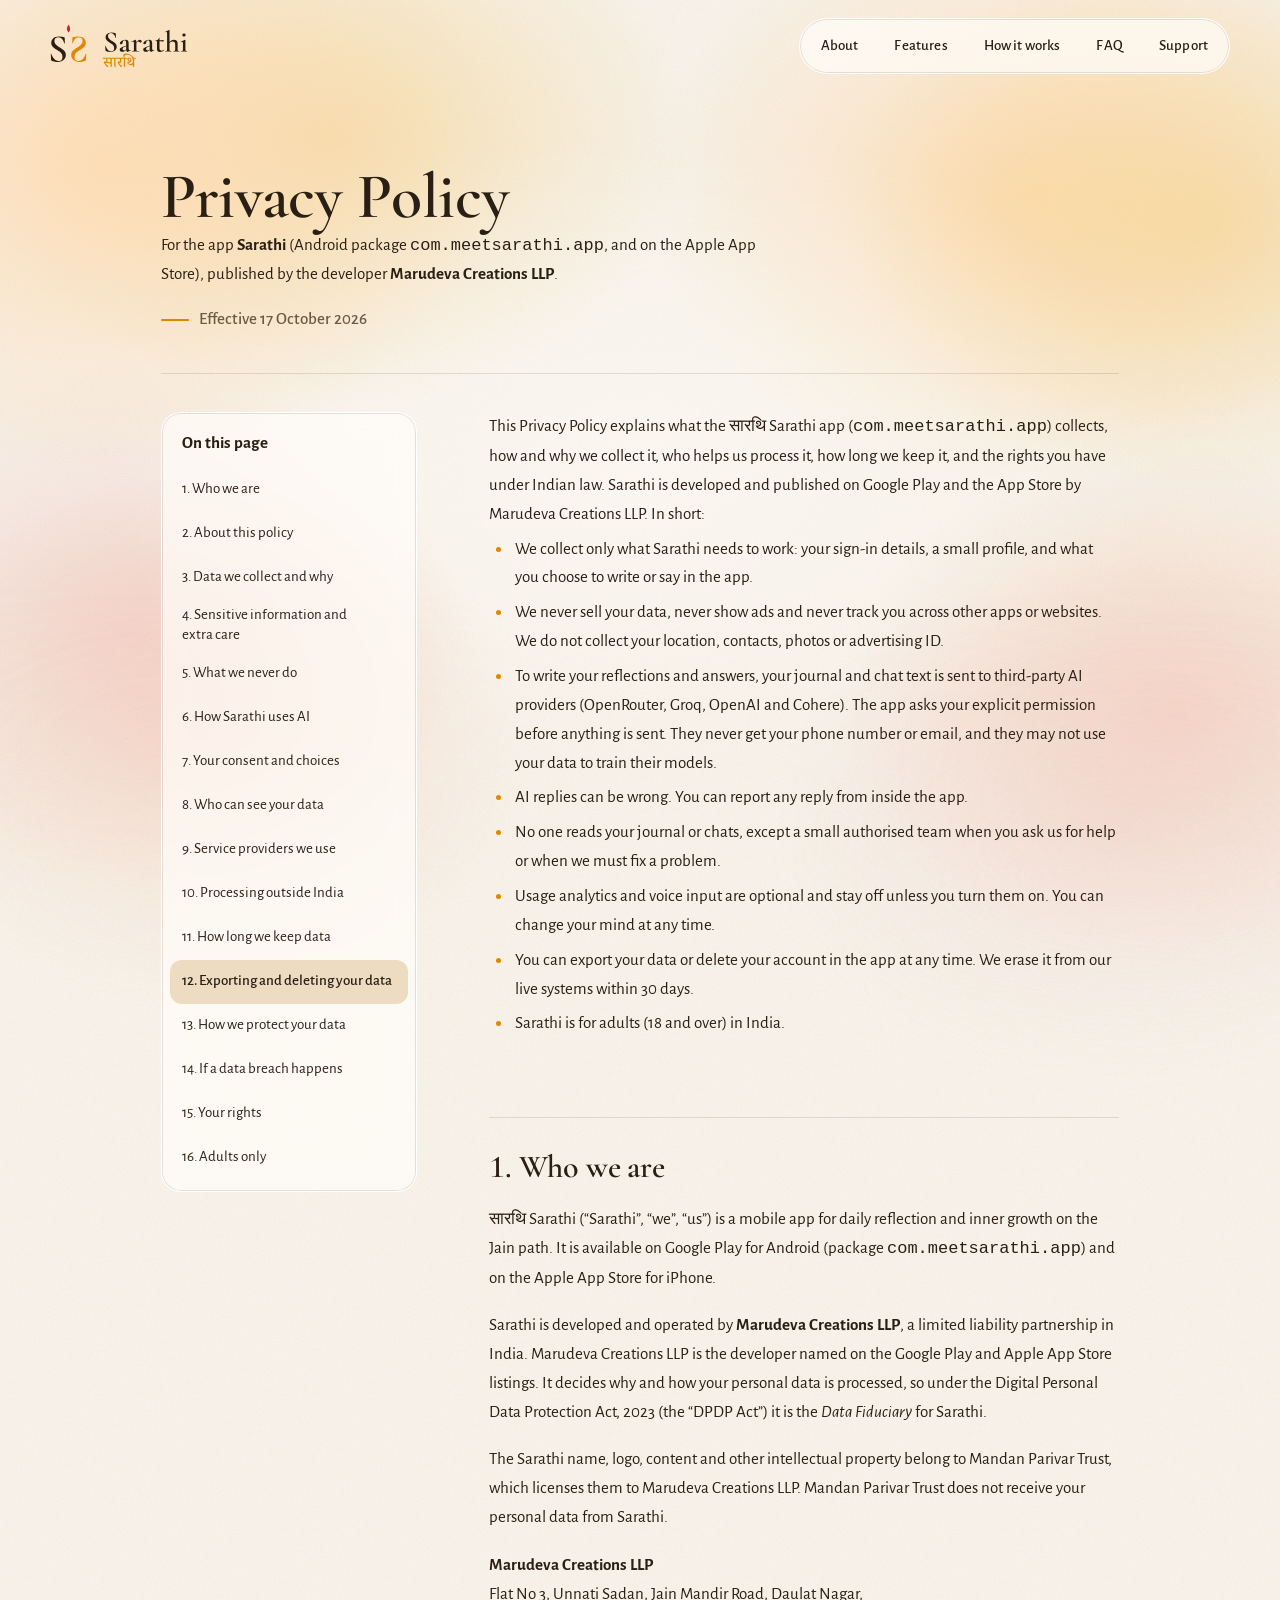
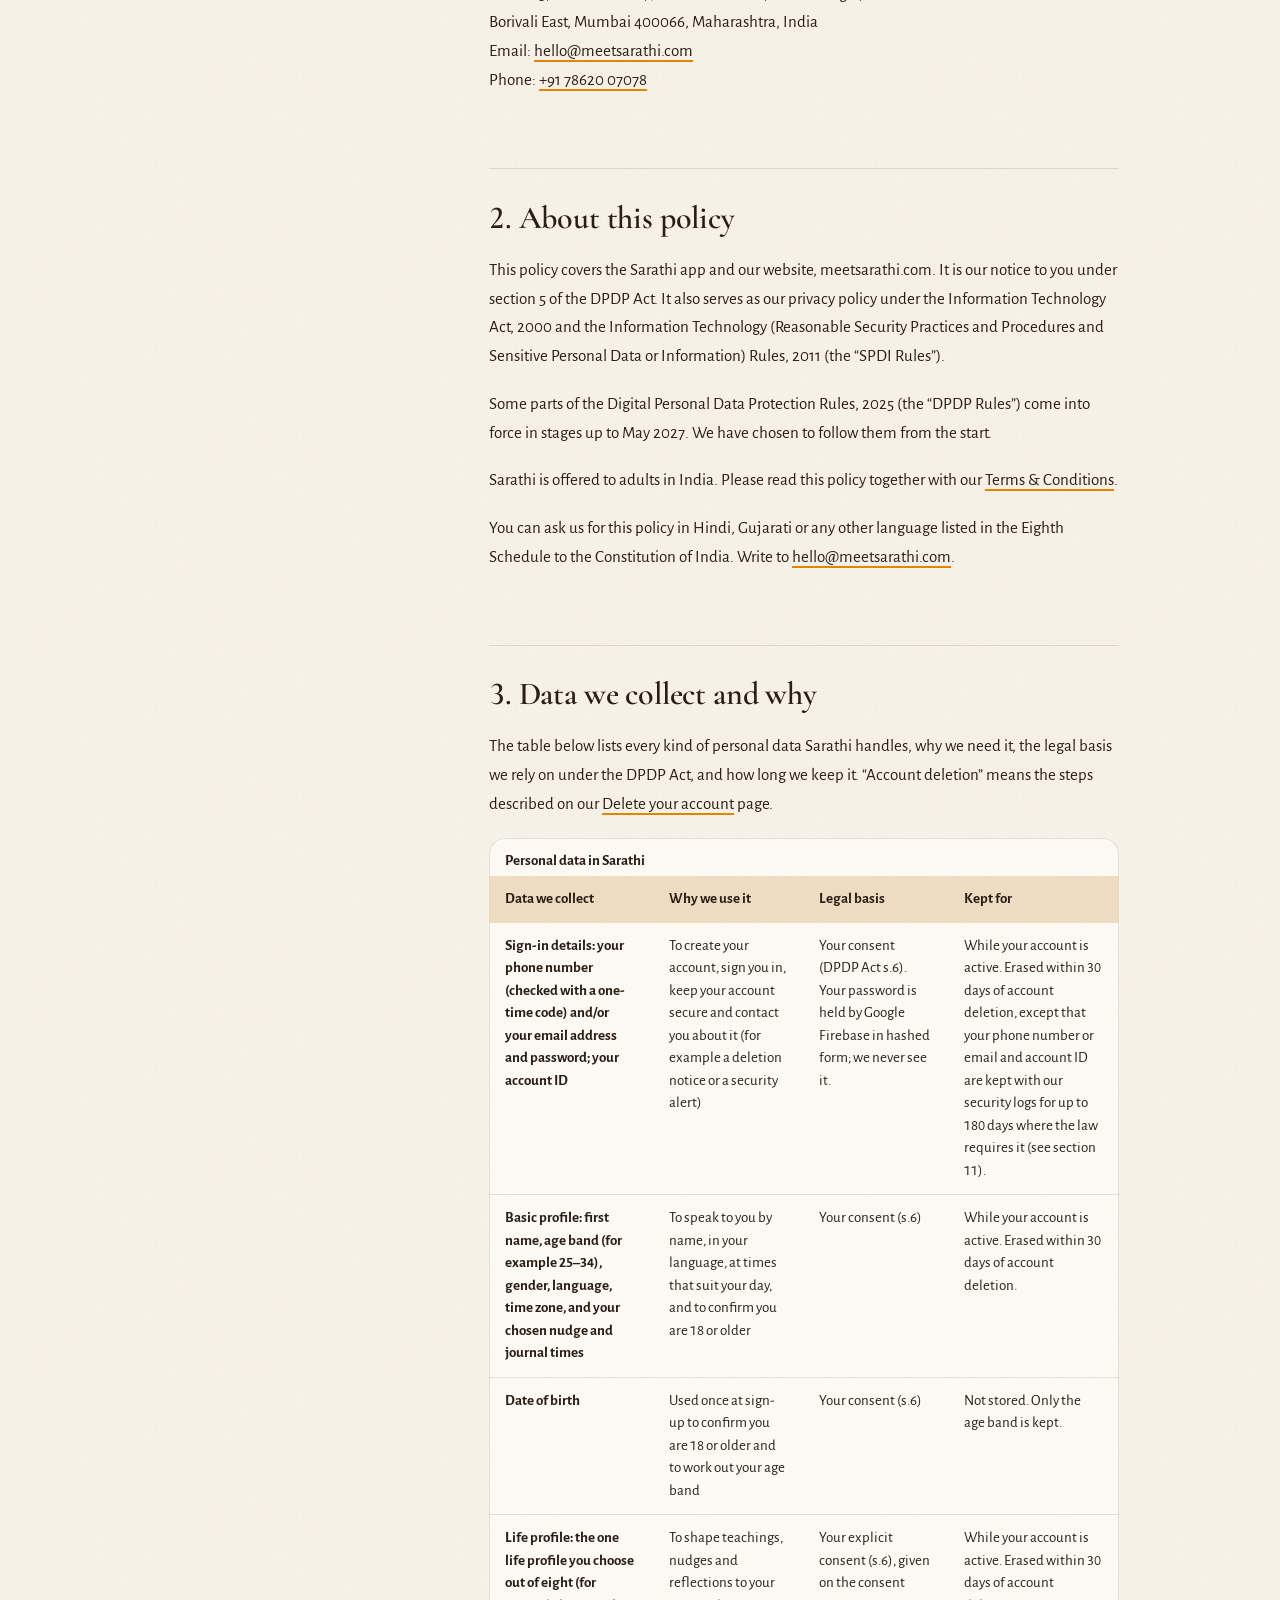
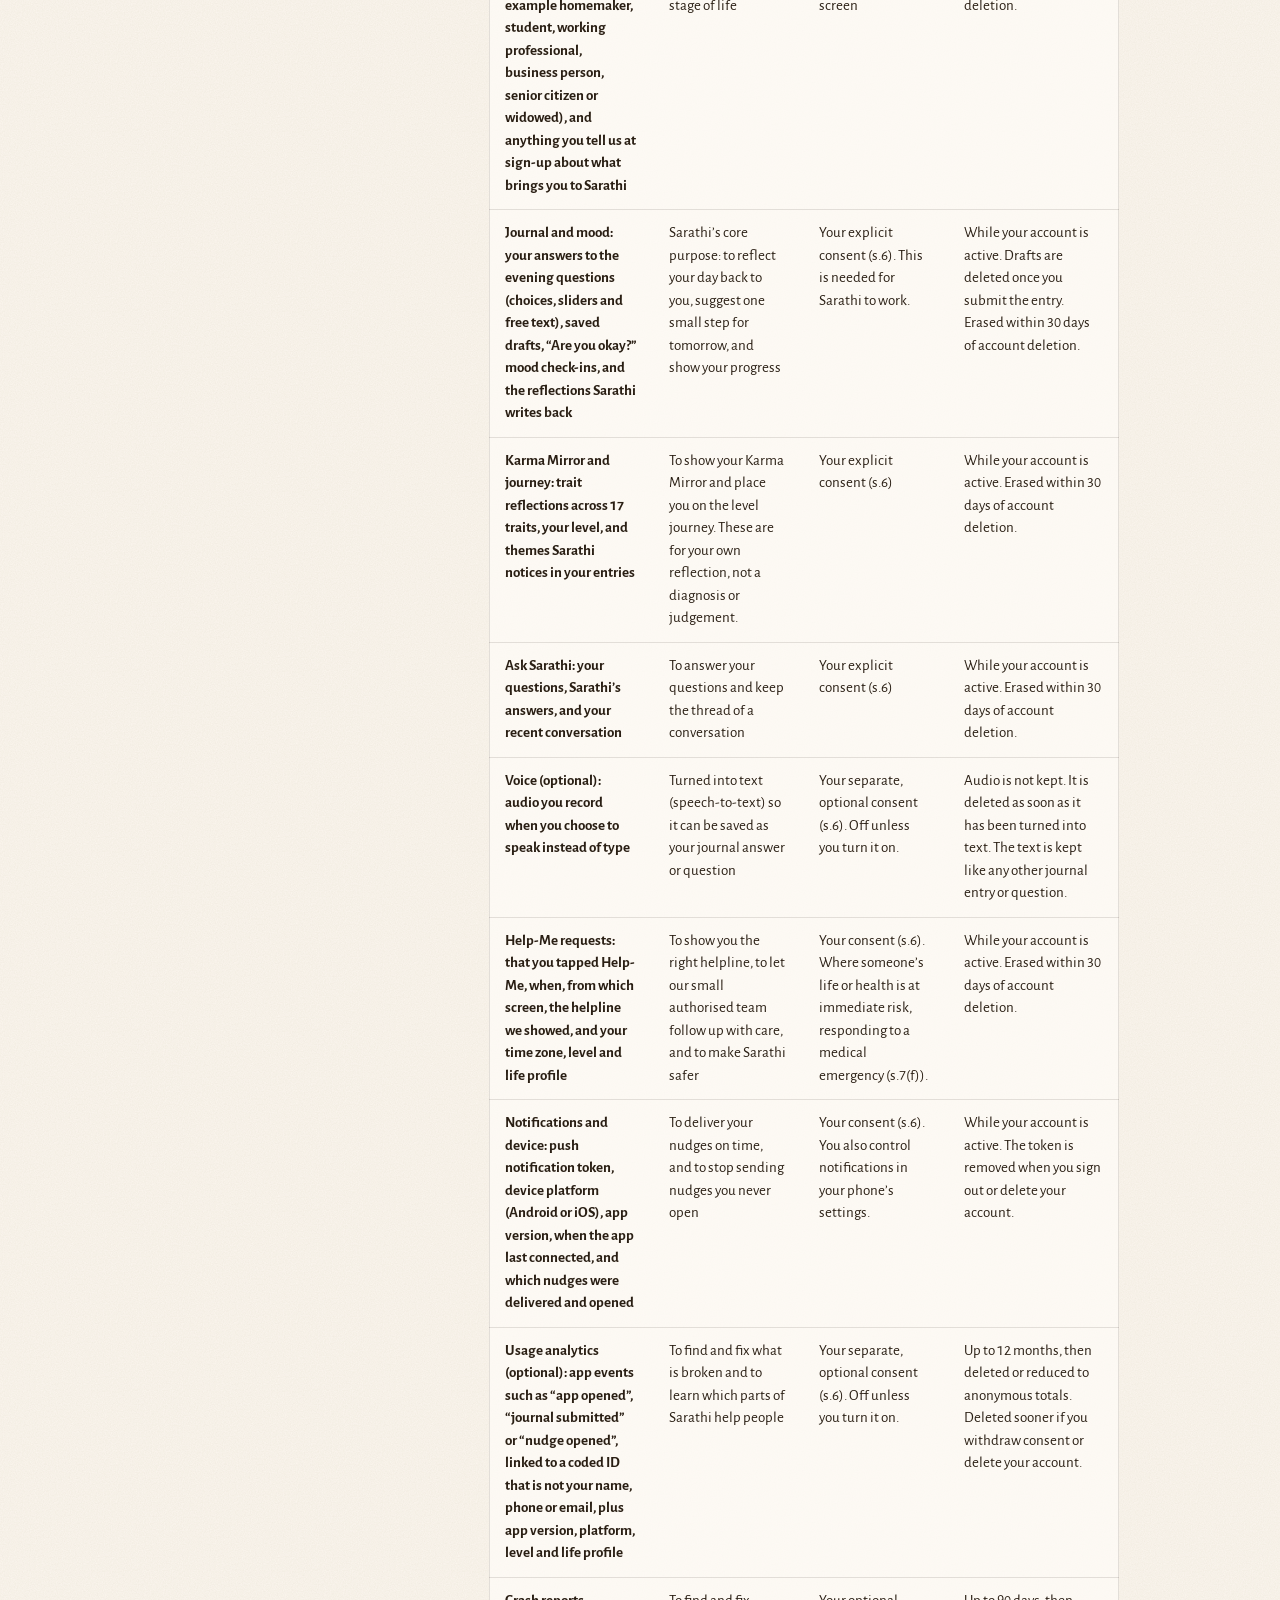
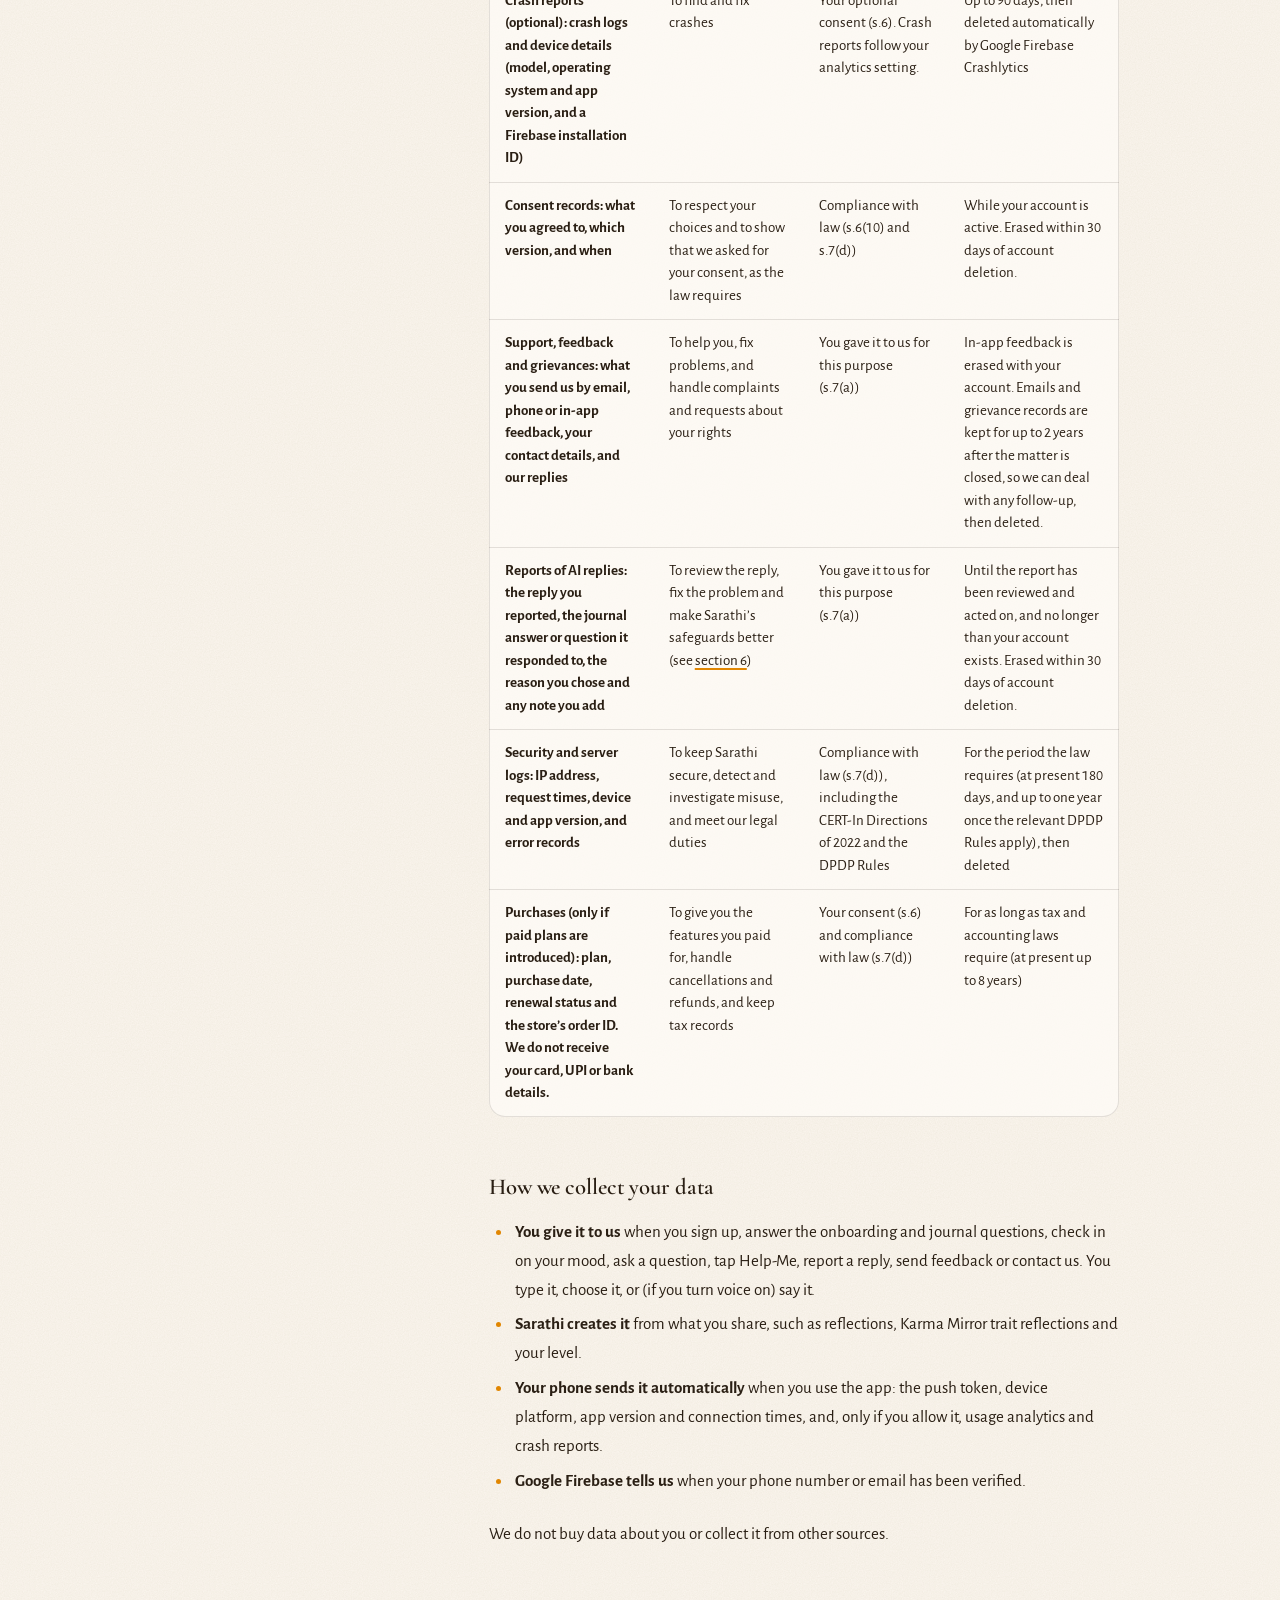
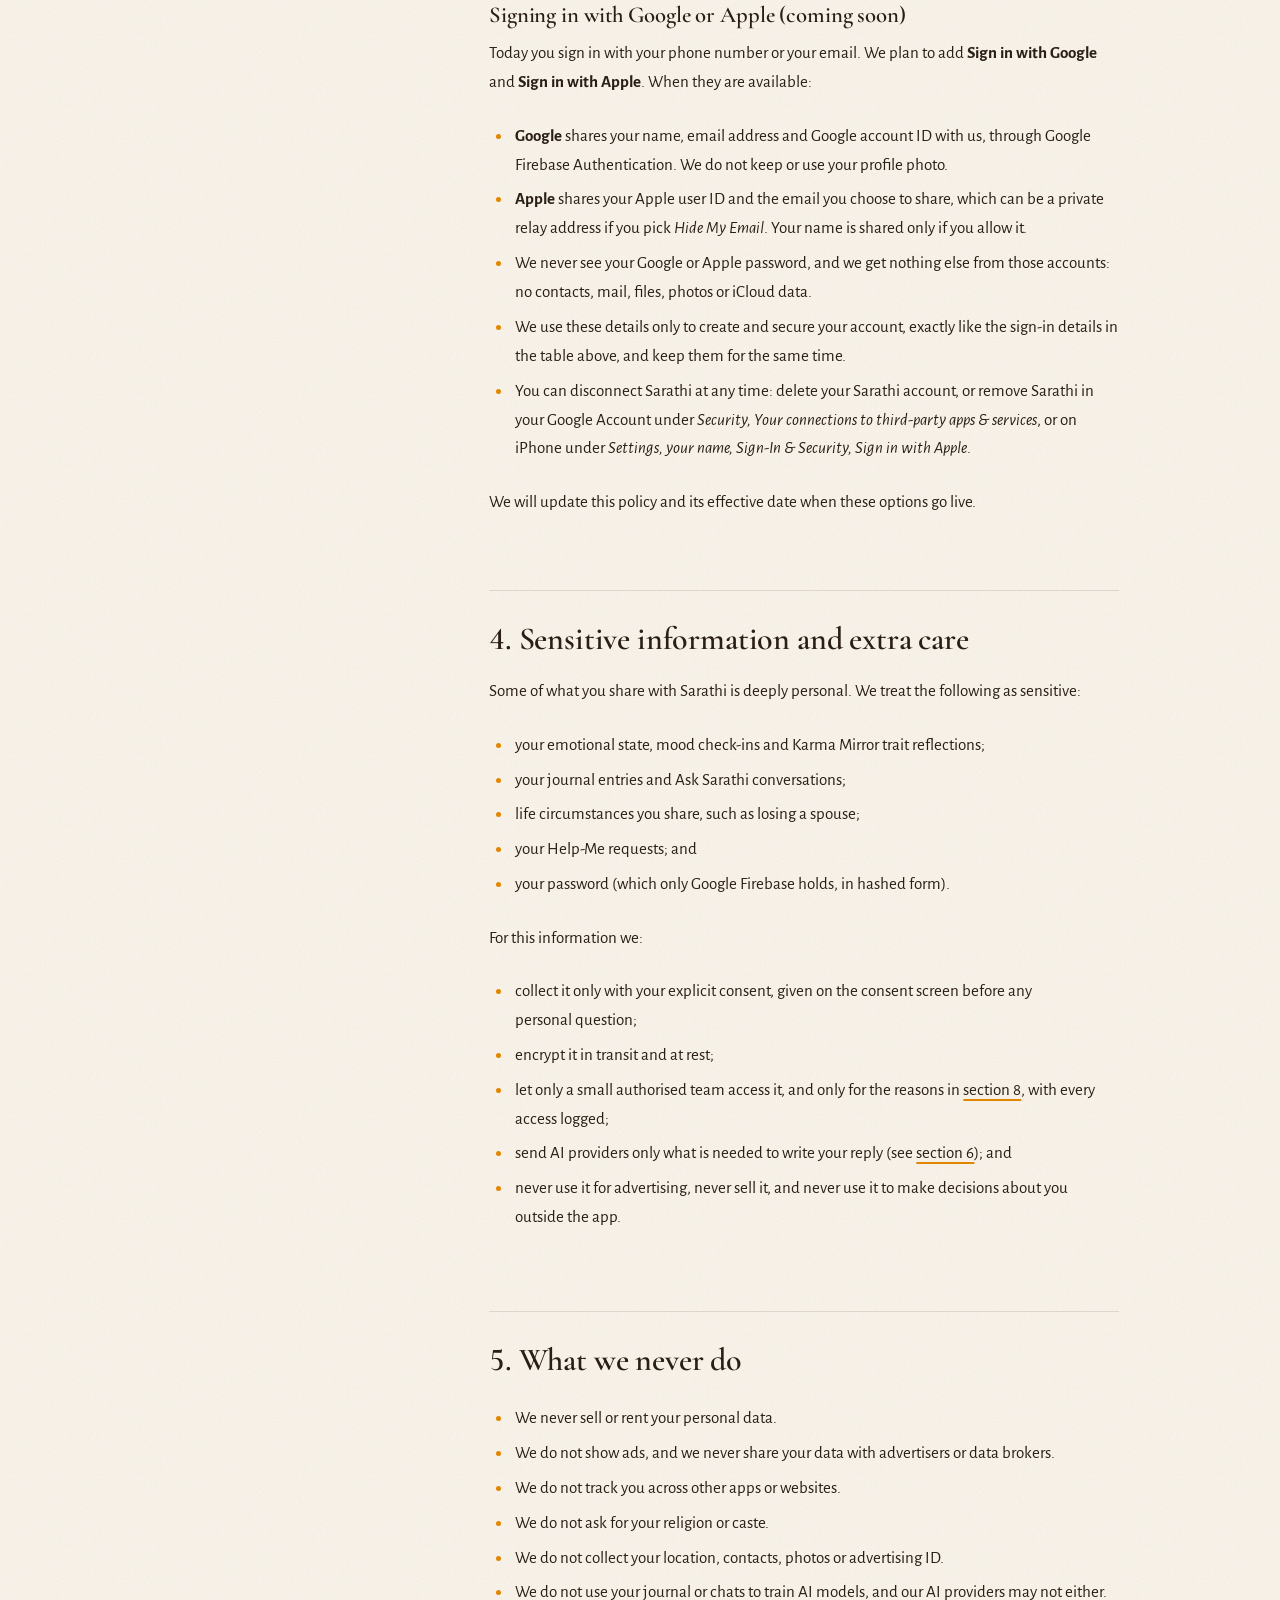
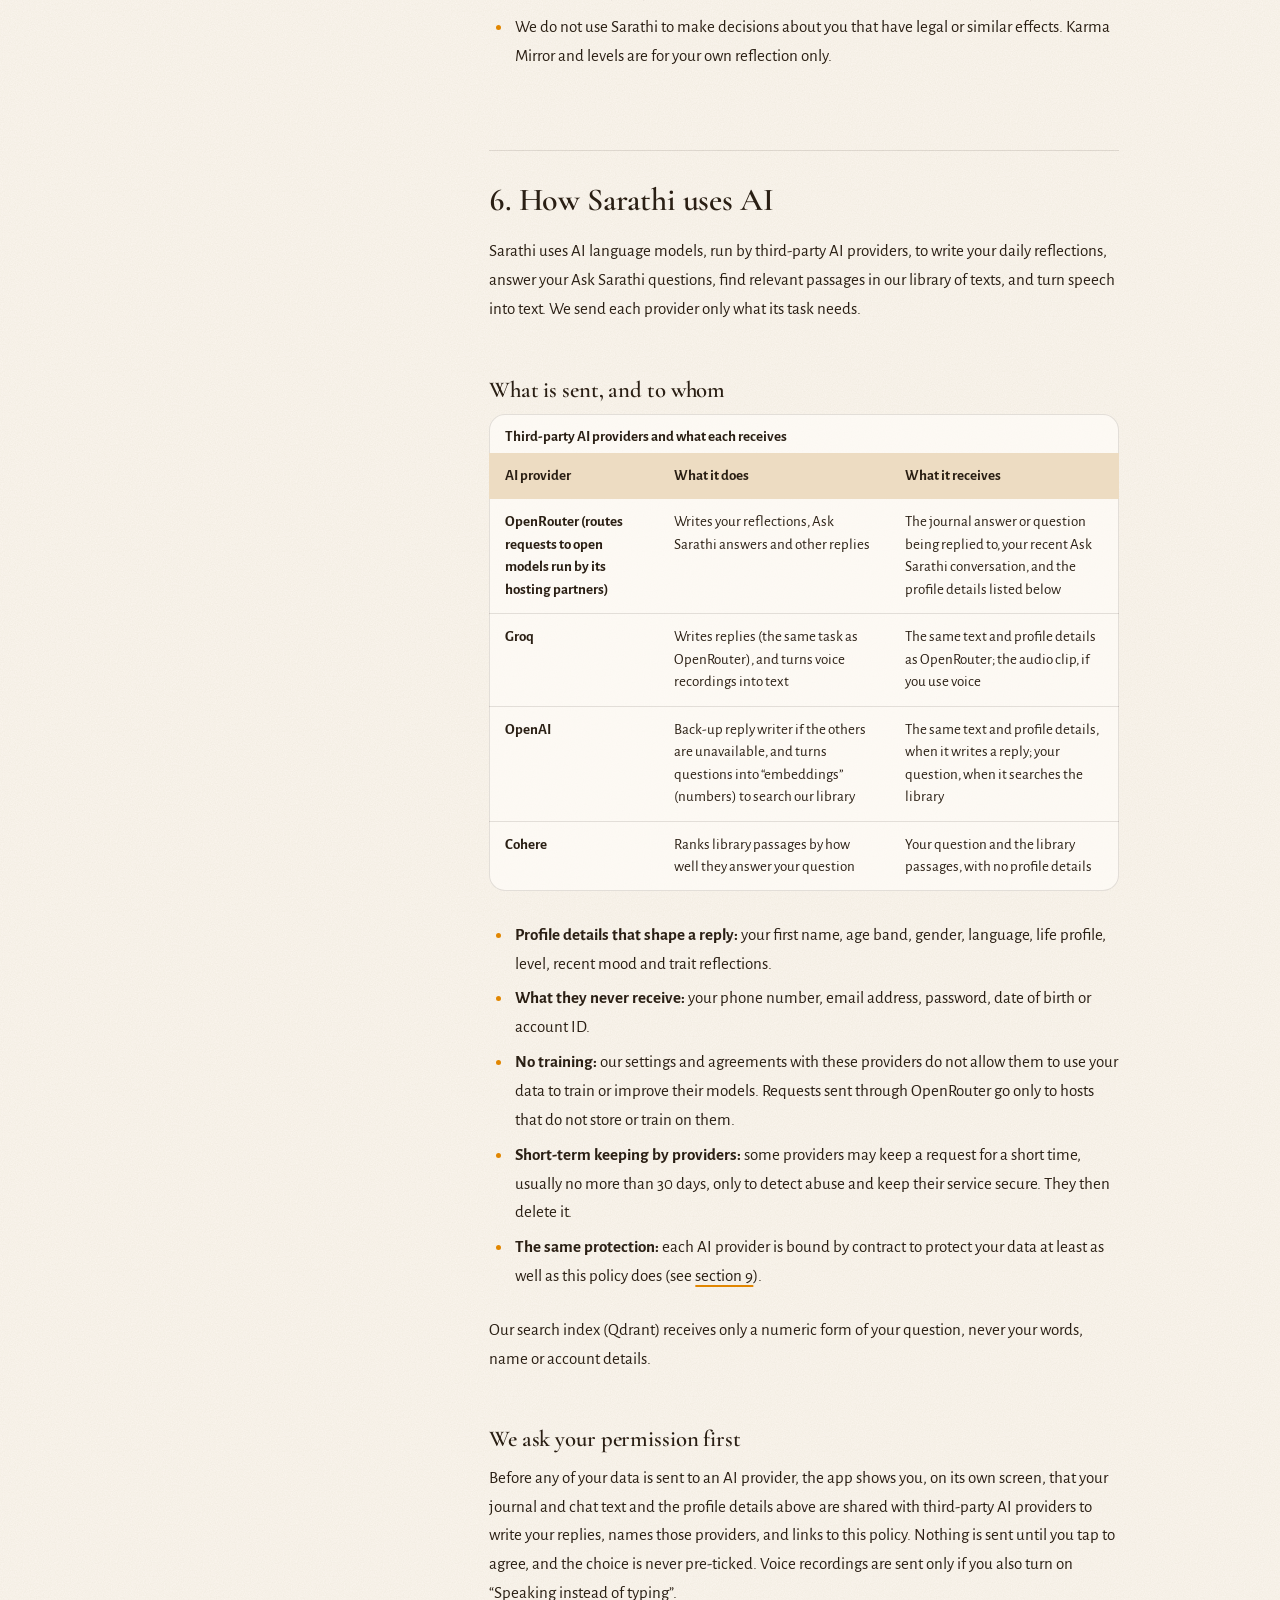
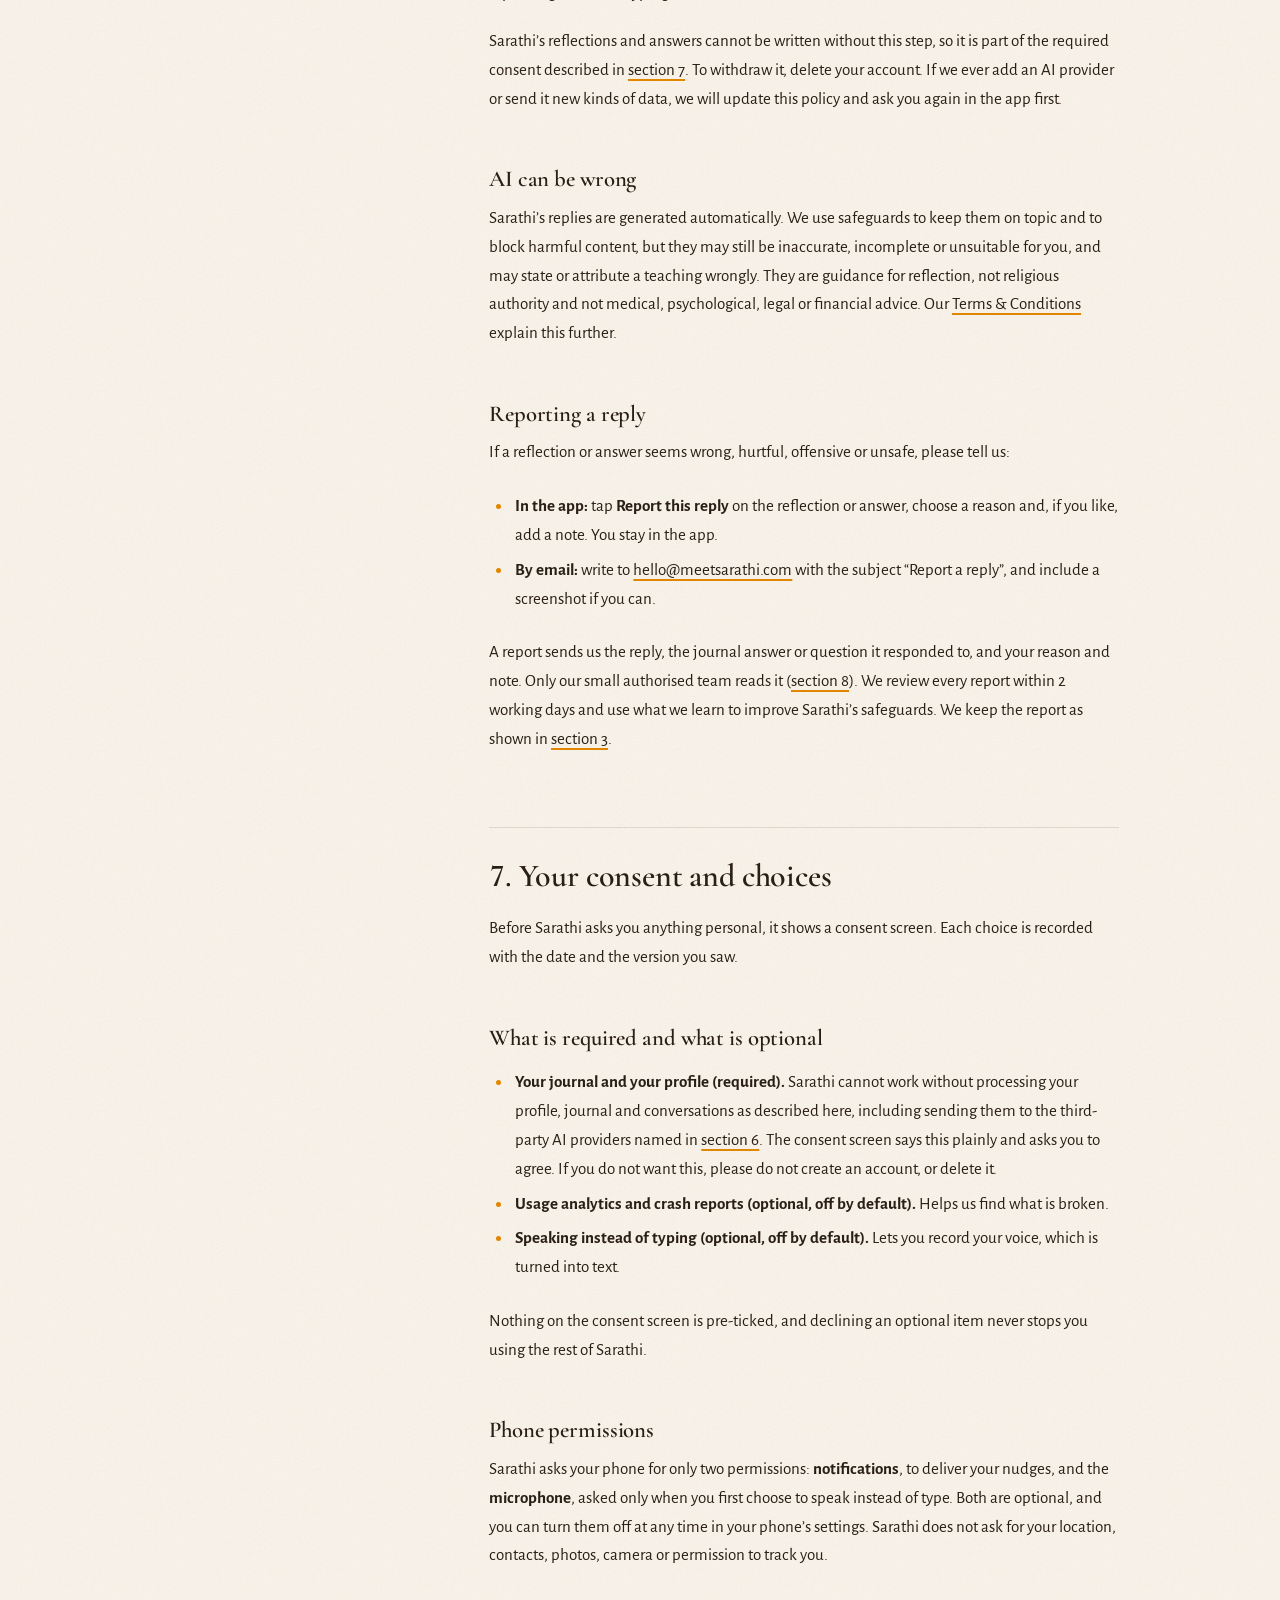
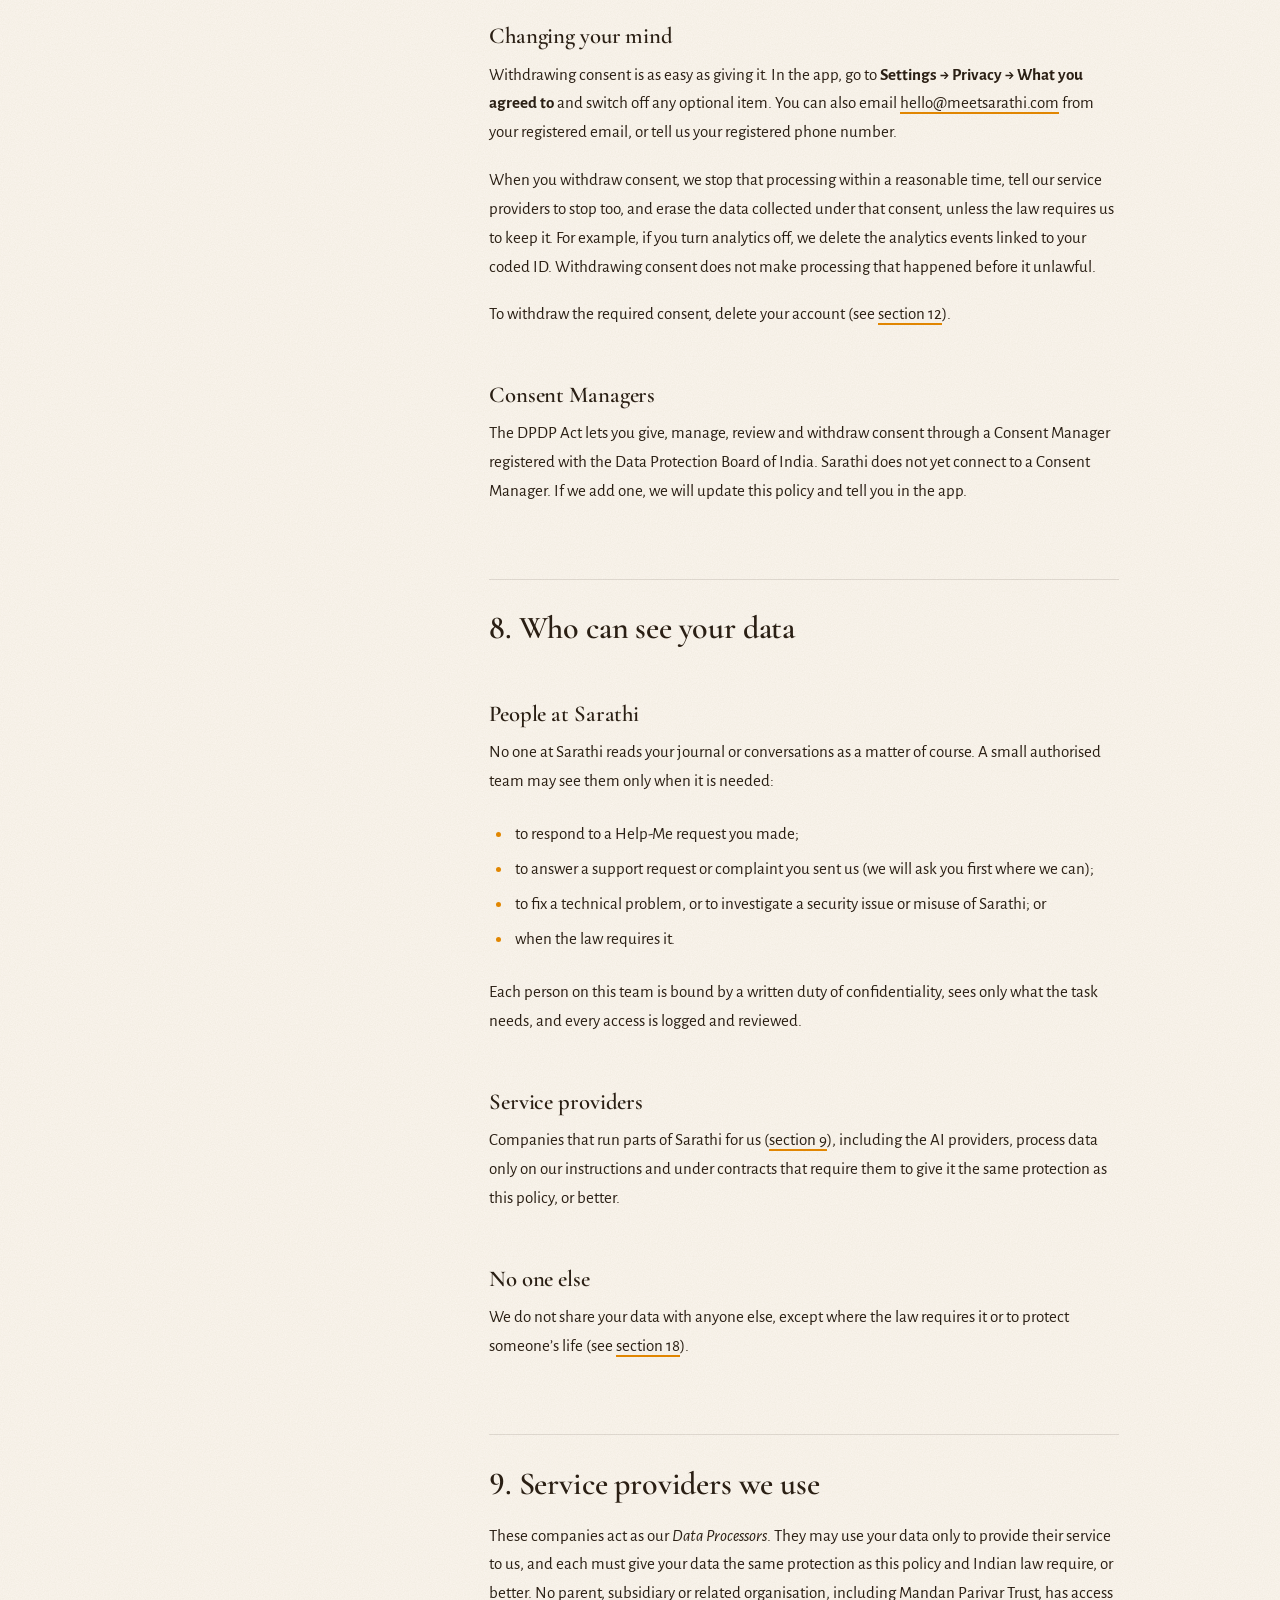
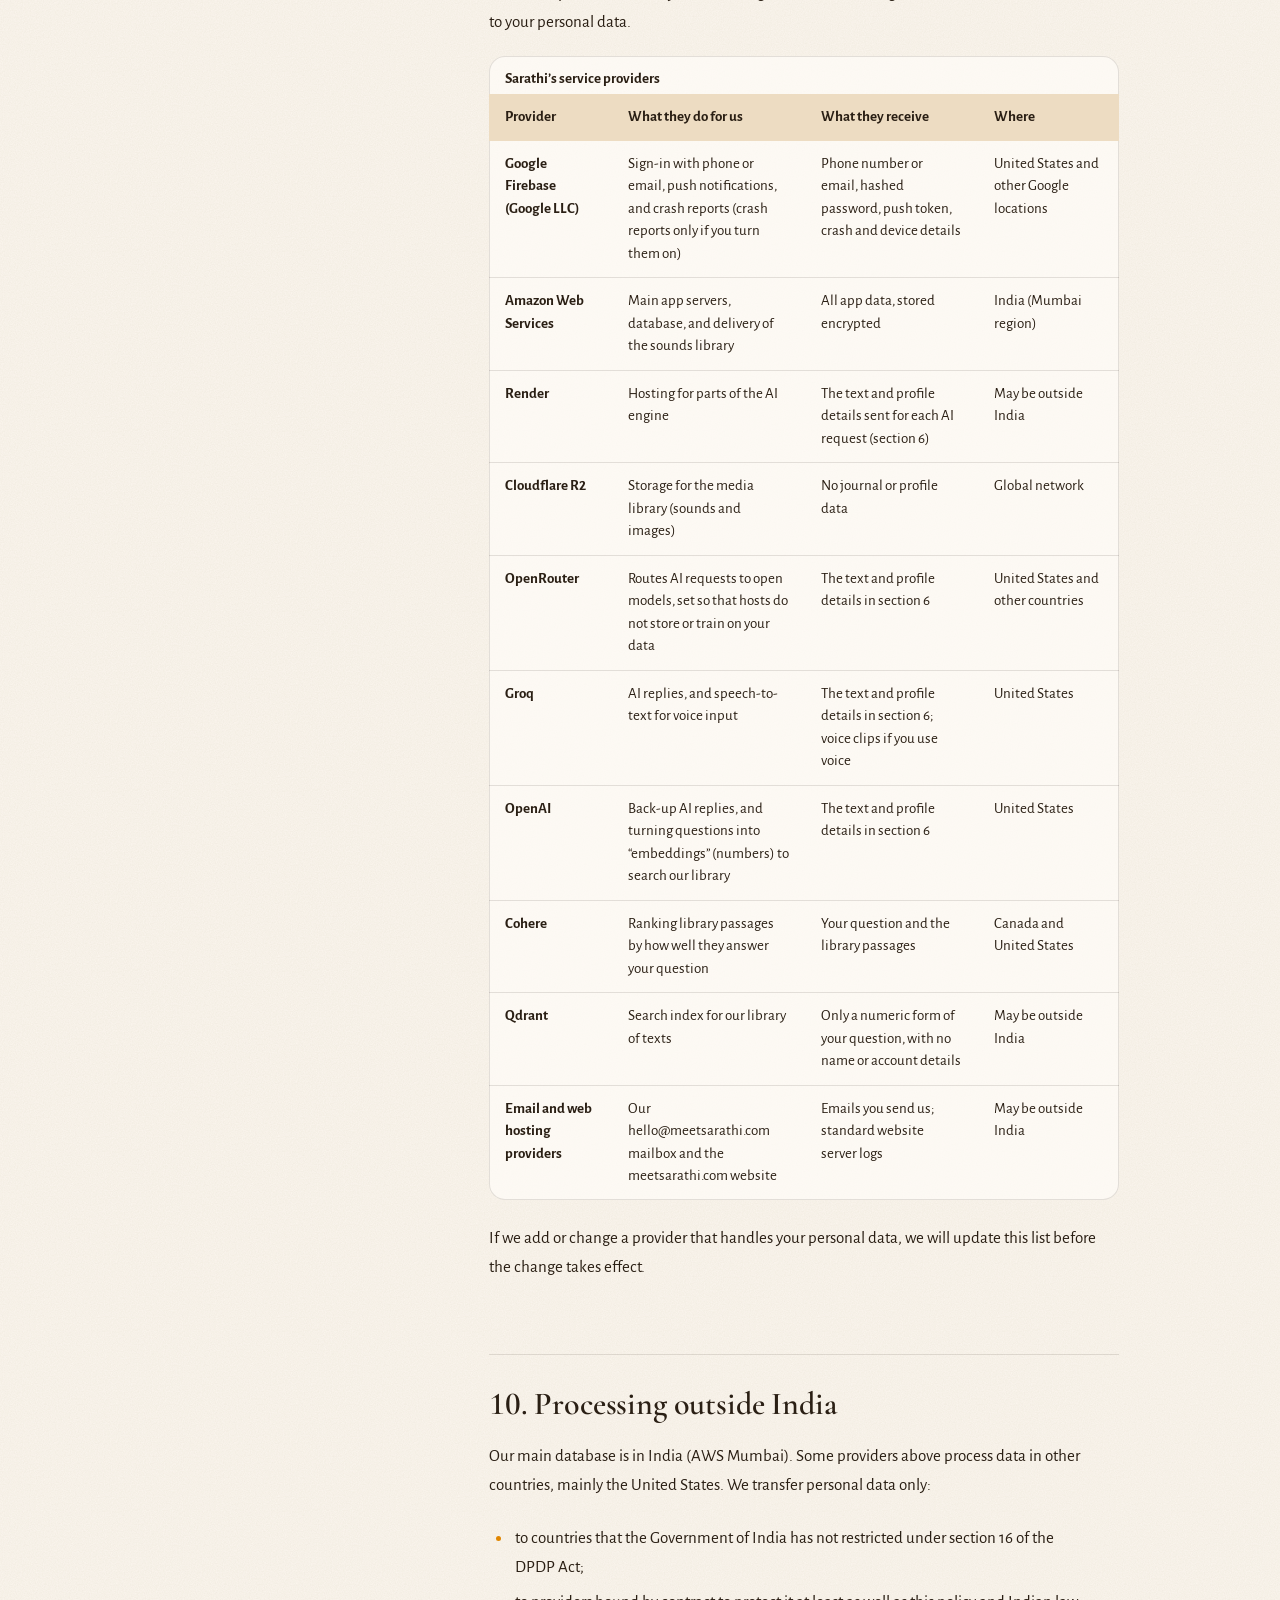
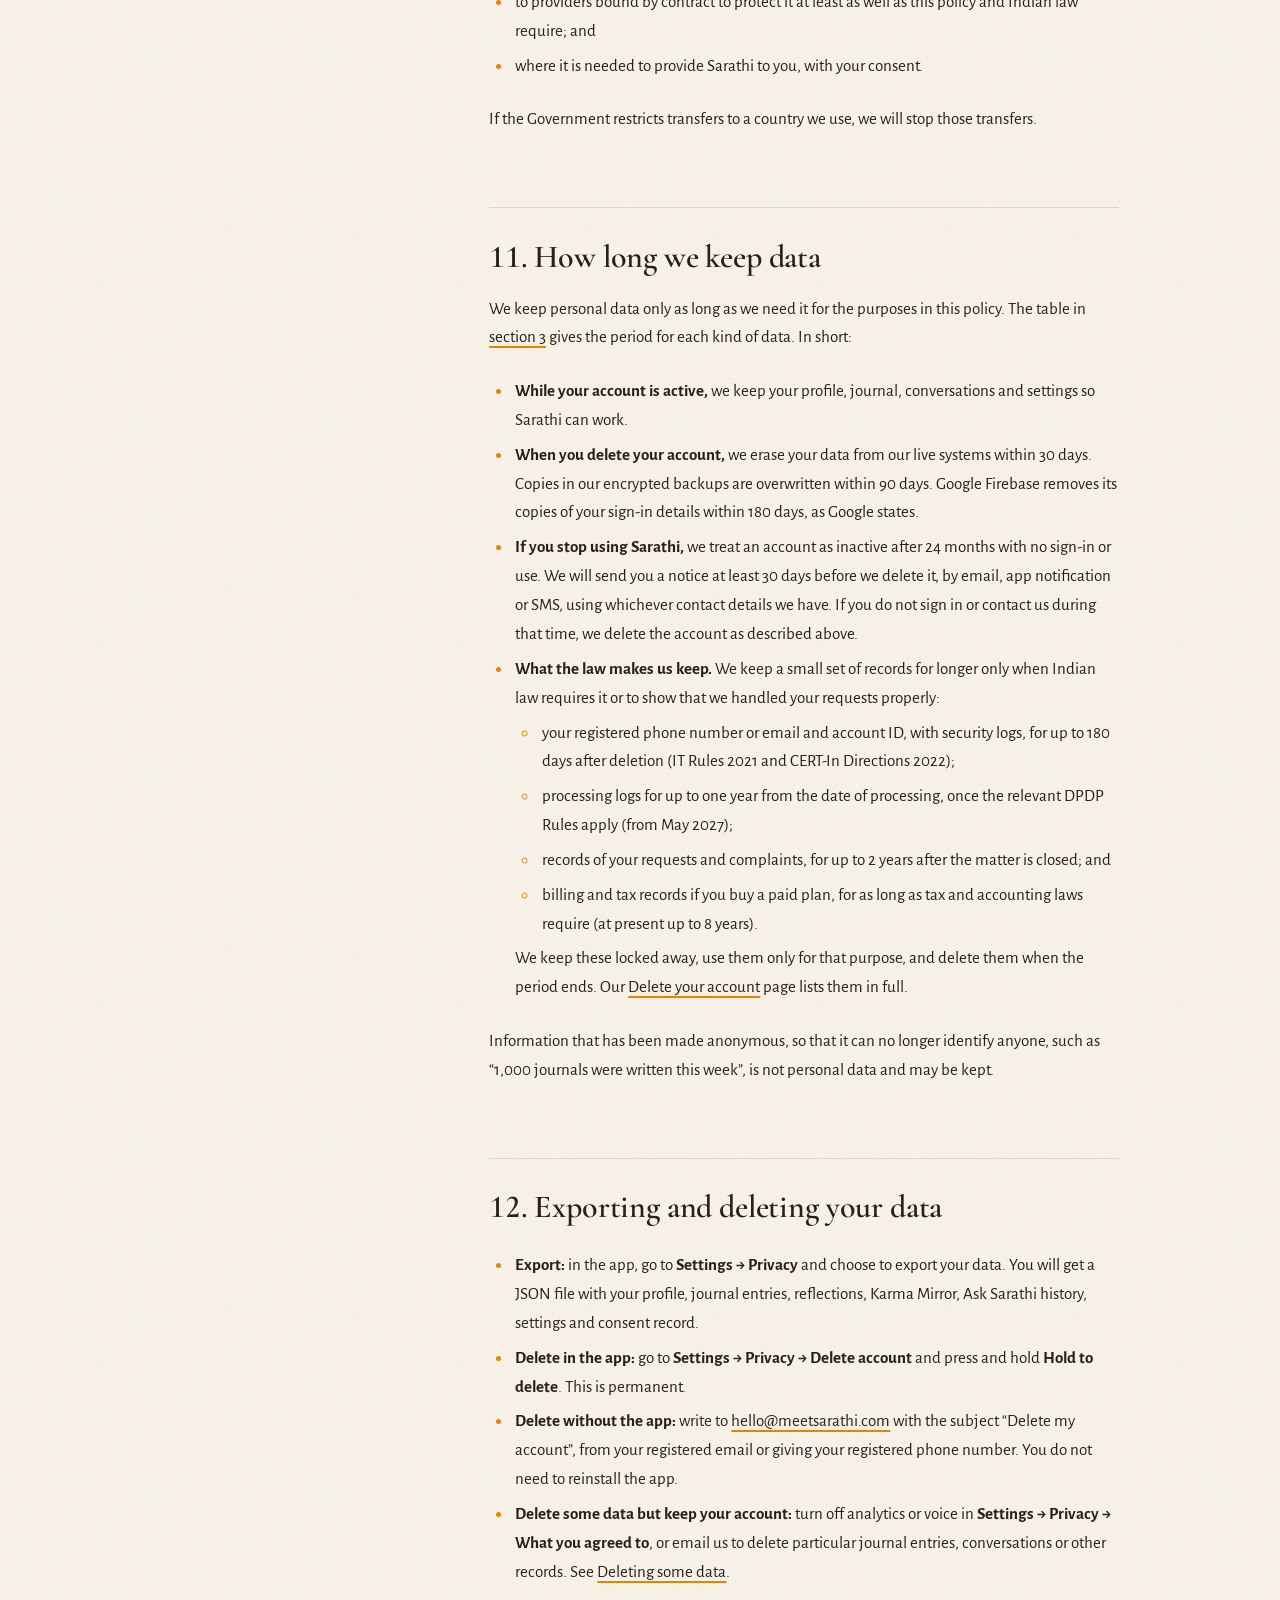
<file: privacy/index.html>
<!doctype html>
<html lang="en" class="no-js">
<head>
<meta charset="utf-8">
<meta name="viewport" content="width=device-width, initial-scale=1">
<title>Privacy Policy | सारथि Sarathi</title>
<meta name="description" content="How Sarathi collects, uses, protects and deletes your personal data, and the rights you have under Indian law.">
<link rel="canonical" href="https://meetsarathi.com/privacy/">
<meta name="theme-color" content="#E18601">
<meta name="color-scheme" content="light">
<link rel="icon" href="/assets/img/favicon.svg" type="image/svg+xml">
<link rel="icon" href="/assets/img/icon-512.png" type="image/png" sizes="512x512">
<link rel="apple-touch-icon" href="/assets/img/apple-touch-icon.png">
<meta property="og:type" content="website">
<meta property="og:site_name" content="Sarathi">
<meta property="og:locale" content="en_IN">
<meta property="og:title" content="Privacy Policy | Sarathi">
<meta property="og:description" content="How Sarathi collects, uses, protects and deletes your personal data, and the rights you have under Indian law.">
<meta property="og:url" content="https://meetsarathi.com/privacy/">
<meta property="og:image" content="https://meetsarathi.com/assets/img/og-image.png">
<meta property="og:image:width" content="1200">
<meta property="og:image:height" content="630">
<meta property="og:image:alt" content="The Sarathi mark with the words सारथि Sarathi and the line A quiet companion, not a coach.">
<meta name="twitter:card" content="summary_large_image">
<meta name="twitter:title" content="Privacy Policy | Sarathi">
<meta name="twitter:description" content="How Sarathi collects, uses, protects and deletes your personal data, and the rights you have under Indian law.">
<meta name="twitter:image" content="https://meetsarathi.com/assets/img/og-image.png">
<meta name="twitter:image:alt" content="The Sarathi mark with the words सारथि Sarathi and the line A quiet companion, not a coach.">
<link rel="preconnect" href="https://fonts.googleapis.com">
<link rel="preconnect" href="https://fonts.gstatic.com" crossorigin>
<link rel="stylesheet" href="https://fonts.googleapis.com/css2?family=Alegreya+Sans:wght@400;500;700&amp;family=Cormorant+Garamond:wght@500;600&amp;family=Noto+Serif+Devanagari:wght@500;600&amp;display=swap">
<link rel="stylesheet" href="/assets/css/site.css">
<script>document.documentElement.className = 'js';</script>
<script src="/assets/js/site.js" defer></script>
</head>
<body>
<a class="skip-link" href="#main">Skip to content</a>
<header class="site-header">
  <div class="wrap header-inner">
    <a class="brand" href="/"><img src="/assets/img/logo-horizontal.svg" alt="" width="138" height="44"><span class="visually-hidden">Sarathi, home</span></a>
    <button class="menu-btn" type="button" aria-expanded="false" aria-controls="site-nav"><span class="bars" aria-hidden="true"></span>Menu</button>
    <nav id="site-nav" class="site-nav" aria-label="Main">
      <ul>
        <li><a href="/#about">About</a></li>
        <li><a href="/#features">Features</a></li>
        <li><a href="/#how-it-works">How it works</a></li>
        <li><a href="/#faq">FAQ</a></li>
        <li><a href="/support/">Support</a></li>
      </ul>
    </nav>
  </div>
</header>
<main id="main" class="legal">
  <header class="legal-head">
    <h1>Privacy Policy</h1>
    <p>For the app <strong>Sarathi</strong> (Android package <code>com.meetsarathi.app</code>, and on the Apple App Store), published by the developer <strong>Marudeva Creations LLP</strong>.</p>
    <p class="legal-date">Effective 17 October 2026</p>
  </header>
<div class="summary">
  <p>This Privacy Policy explains what the सारथि Sarathi app (<code>com.meetsarathi.app</code>) collects, how and why we collect it, who helps us process it, how long we keep it, and the rights you have under Indian law. Sarathi is developed and published on Google Play and the App Store by Marudeva Creations LLP. In short:</p>
  <ul>
    <li>We collect only what Sarathi needs to work: your sign-in details, a small profile, and what you choose to write or say in the app.</li>
    <li>We never sell your data, never show ads and never track you across other apps or websites. We do not collect your location, contacts, photos or advertising ID.</li>
    <li>To write your reflections and answers, your journal and chat text is sent to third-party AI providers (OpenRouter, Groq, OpenAI and Cohere). The app asks your explicit permission before anything is sent. They never get your phone number or email, and they may not use your data to train their models.</li>
    <li>AI replies can be wrong. You can report any reply from inside the app.</li>
    <li>No one reads your journal or chats, except a small authorised team when you ask us for help or when we must fix a problem.</li>
    <li>Usage analytics and voice input are optional and stay off unless you turn them on. You can change your mind at any time.</li>
    <li>You can export your data or delete your account in the app at any time. We erase it from our live systems within 30 days.</li>
    <li>Sarathi is for adults (18 and over) in India.</li>
  </ul>
</div>

<h2 id="who-we-are">1. Who we are</h2>
<p>सारथि Sarathi (“Sarathi”, “we”, “us”) is a mobile app for daily reflection and inner growth on the Jain path. It is available on Google Play for Android (package <code>com.meetsarathi.app</code>) and on the Apple App Store for iPhone.</p>
<p>Sarathi is developed and operated by <strong>Marudeva Creations LLP</strong>, a limited liability partnership in India. Marudeva Creations LLP is the developer named on the Google Play and Apple App Store listings. It decides why and how your personal data is processed, so under the Digital Personal Data Protection Act, 2023 (the “DPDP Act”) it is the <em>Data Fiduciary</em> for Sarathi.</p>
<p>The Sarathi name, logo, content and other intellectual property belong to Mandan Parivar Trust, which licenses them to Marudeva Creations LLP. Mandan Parivar Trust does not receive your personal data from Sarathi.</p>
<p><strong>Marudeva Creations LLP</strong><br>
Flat No 3, Unnati Sadan, Jain Mandir Road, Daulat Nagar,<br>
Borivali East, Mumbai 400066, Maharashtra, India<br>
Email: <a href="mailto:hello@meetsarathi.com">hello@meetsarathi.com</a><br>
Phone: <a href="tel:+917862007078">+91 78620 07078</a></p>

<h2 id="about-this-policy">2. About this policy</h2>
<p>This policy covers the Sarathi app and our website, meetsarathi.com. It is our notice to you under section 5 of the DPDP Act. It also serves as our privacy policy under the Information Technology Act, 2000 and the Information Technology (Reasonable Security Practices and Procedures and Sensitive Personal Data or Information) Rules, 2011 (the “SPDI Rules”).</p>
<p>Some parts of the Digital Personal Data Protection Rules, 2025 (the “DPDP Rules”) come into force in stages up to May 2027. We have chosen to follow them from the start.</p>
<p>Sarathi is offered to adults in India. Please read this policy together with our <a href="/terms/">Terms &amp; Conditions</a>.</p>
<p>You can ask us for this policy in Hindi, Gujarati or any other language listed in the Eighth Schedule to the Constitution of India. Write to <a href="mailto:hello@meetsarathi.com">hello@meetsarathi.com</a>.</p>

<h2 id="data-we-collect">3. Data we collect and why</h2>
<p>The table below lists every kind of personal data Sarathi handles, why we need it, the legal basis we rely on under the DPDP Act, and how long we keep it. “Account deletion” means the steps described on our <a href="/delete-account/">Delete your account</a> page.</p>

<div class="table-scroll">
<table>
  <caption>Personal data in Sarathi</caption>
  <thead>
    <tr>
      <th scope="col">Data we collect</th>
      <th scope="col">Why we use it</th>
      <th scope="col">Legal basis</th>
      <th scope="col">Kept for</th>
    </tr>
  </thead>
  <tbody>
    <tr>
      <th scope="row">Sign-in details: your phone number (checked with a one-time code) and/or your email address and password; your account ID</th>
      <td>To create your account, sign you in, keep your account secure and contact you about it (for example a deletion notice or a security alert)</td>
      <td>Your consent (DPDP Act s.6). Your password is held by Google Firebase in hashed form; we never see it.</td>
      <td>While your account is active. Erased within 30 days of account deletion, except that your phone number or email and account ID are kept with our security logs for up to 180 days where the law requires it (see section 11).</td>
    </tr>
    <tr>
      <th scope="row">Basic profile: first name, age band (for example 25–34), gender, language, time zone, and your chosen nudge and journal times</th>
      <td>To speak to you by name, in your language, at times that suit your day, and to confirm you are 18 or older</td>
      <td>Your consent (s.6)</td>
      <td>While your account is active. Erased within 30 days of account deletion.</td>
    </tr>
    <tr>
      <th scope="row">Date of birth</th>
      <td>Used once at sign-up to confirm you are 18 or older and to work out your age band</td>
      <td>Your consent (s.6)</td>
      <td>Not stored. Only the age band is kept.</td>
    </tr>
    <tr>
      <th scope="row">Life profile: the one life profile you choose out of eight (for example homemaker, student, working professional, business person, senior citizen or widowed), and anything you tell us at sign-up about what brings you to Sarathi</th>
      <td>To shape teachings, nudges and reflections to your stage of life</td>
      <td>Your explicit consent (s.6), given on the consent screen</td>
      <td>While your account is active. Erased within 30 days of account deletion.</td>
    </tr>
    <tr>
      <th scope="row">Journal and mood: your answers to the evening questions (choices, sliders and free text), saved drafts, “Are you okay?” mood check-ins, and the reflections Sarathi writes back</th>
      <td>Sarathi’s core purpose: to reflect your day back to you, suggest one small step for tomorrow, and show your progress</td>
      <td>Your explicit consent (s.6). This is needed for Sarathi to work.</td>
      <td>While your account is active. Drafts are deleted once you submit the entry. Erased within 30 days of account deletion.</td>
    </tr>
    <tr>
      <th scope="row">Karma Mirror and journey: trait reflections across 17 traits, your level, and themes Sarathi notices in your entries</th>
      <td>To show your Karma Mirror and place you on the level journey. These are for your own reflection, not a diagnosis or judgement.</td>
      <td>Your explicit consent (s.6)</td>
      <td>While your account is active. Erased within 30 days of account deletion.</td>
    </tr>
    <tr>
      <th scope="row">Ask Sarathi: your questions, Sarathi’s answers, and your recent conversation</th>
      <td>To answer your questions and keep the thread of a conversation</td>
      <td>Your explicit consent (s.6)</td>
      <td>While your account is active. Erased within 30 days of account deletion.</td>
    </tr>
    <tr>
      <th scope="row">Voice (optional): audio you record when you choose to speak instead of type</th>
      <td>Turned into text (speech-to-text) so it can be saved as your journal answer or question</td>
      <td>Your separate, optional consent (s.6). Off unless you turn it on.</td>
      <td>Audio is not kept. It is deleted as soon as it has been turned into text. The text is kept like any other journal entry or question.</td>
    </tr>
    <tr>
      <th scope="row">Help-Me requests: that you tapped Help-Me, when, from which screen, the helpline we showed, and your time zone, level and life profile</th>
      <td>To show you the right helpline, to let our small authorised team follow up with care, and to make Sarathi safer</td>
      <td>Your consent (s.6). Where someone’s life or health is at immediate risk, responding to a medical emergency (s.7(f)).</td>
      <td>While your account is active. Erased within 30 days of account deletion.</td>
    </tr>
    <tr>
      <th scope="row">Notifications and device: push notification token, device platform (Android or iOS), app version, when the app last connected, and which nudges were delivered and opened</th>
      <td>To deliver your nudges on time, and to stop sending nudges you never open</td>
      <td>Your consent (s.6). You also control notifications in your phone’s settings.</td>
      <td>While your account is active. The token is removed when you sign out or delete your account.</td>
    </tr>
    <tr>
      <th scope="row">Usage analytics (optional): app events such as “app opened”, “journal submitted” or “nudge opened”, linked to a coded ID that is not your name, phone or email, plus app version, platform, level and life profile</th>
      <td>To find and fix what is broken and to learn which parts of Sarathi help people</td>
      <td>Your separate, optional consent (s.6). Off unless you turn it on.</td>
      <td>Up to 12 months, then deleted or reduced to anonymous totals. Deleted sooner if you withdraw consent or delete your account.</td>
    </tr>
    <tr>
      <th scope="row">Crash reports (optional): crash logs and device details (model, operating system and app version, and a Firebase installation ID)</th>
      <td>To find and fix crashes</td>
      <td>Your optional consent (s.6). Crash reports follow your analytics setting.</td>
      <td>Up to 90 days, then deleted automatically by Google Firebase Crashlytics</td>
    </tr>
    <tr>
      <th scope="row">Consent records: what you agreed to, which version, and when</th>
      <td>To respect your choices and to show that we asked for your consent, as the law requires</td>
      <td>Compliance with law (s.6(10) and s.7(d))</td>
      <td>While your account is active. Erased within 30 days of account deletion.</td>
    </tr>
    <tr>
      <th scope="row">Support, feedback and grievances: what you send us by email, phone or in-app feedback, your contact details, and our replies</th>
      <td>To help you, fix problems, and handle complaints and requests about your rights</td>
      <td>You gave it to us for this purpose (s.7(a))</td>
      <td>In-app feedback is erased with your account. Emails and grievance records are kept for up to 2 years after the matter is closed, so we can deal with any follow-up, then deleted.</td>
    </tr>
    <tr>
      <th scope="row">Reports of AI replies: the reply you reported, the journal answer or question it responded to, the reason you chose and any note you add</th>
      <td>To review the reply, fix the problem and make Sarathi’s safeguards better (see <a href="#report-ai-reply">section 6</a>)</td>
      <td>You gave it to us for this purpose (s.7(a))</td>
      <td>Until the report has been reviewed and acted on, and no longer than your account exists. Erased within 30 days of account deletion.</td>
    </tr>
    <tr>
      <th scope="row">Security and server logs: IP address, request times, device and app version, and error records</th>
      <td>To keep Sarathi secure, detect and investigate misuse, and meet our legal duties</td>
      <td>Compliance with law (s.7(d)), including the CERT-In Directions of 2022 and the DPDP Rules</td>
      <td>For the period the law requires (at present 180 days, and up to one year once the relevant DPDP Rules apply), then deleted</td>
    </tr>
    <tr>
      <th scope="row">Purchases (only if paid plans are introduced): plan, purchase date, renewal status and the store’s order ID. We do not receive your card, UPI or bank details.</th>
      <td>To give you the features you paid for, handle cancellations and refunds, and keep tax records</td>
      <td>Your consent (s.6) and compliance with law (s.7(d))</td>
      <td>For as long as tax and accounting laws require (at present up to 8 years)</td>
    </tr>
  </tbody>
</table>
</div>

<h3 id="how-we-collect">How we collect your data</h3>
<ul>
  <li><strong>You give it to us</strong> when you sign up, answer the onboarding and journal questions, check in on your mood, ask a question, tap Help-Me, report a reply, send feedback or contact us. You type it, choose it, or (if you turn voice on) say it.</li>
  <li><strong>Sarathi creates it</strong> from what you share, such as reflections, Karma Mirror trait reflections and your level.</li>
  <li><strong>Your phone sends it automatically</strong> when you use the app: the push token, device platform, app version and connection times, and, only if you allow it, usage analytics and crash reports.</li>
  <li><strong>Google Firebase tells us</strong> when your phone number or email has been verified.</li>
</ul>
<p>We do not buy data about you or collect it from other sources.</p>

<h3 id="google-apple-sign-in">Signing in with Google or Apple (coming soon)</h3>
<p>Today you sign in with your phone number or your email. We plan to add <strong>Sign in with Google</strong> and <strong>Sign in with Apple</strong>. When they are available:</p>
<ul>
  <li><strong>Google</strong> shares your name, email address and Google account ID with us, through Google Firebase Authentication. We do not keep or use your profile photo.</li>
  <li><strong>Apple</strong> shares your Apple user ID and the email you choose to share, which can be a private relay address if you pick <em>Hide My Email</em>. Your name is shared only if you allow it.</li>
  <li>We never see your Google or Apple password, and we get nothing else from those accounts: no contacts, mail, files, photos or iCloud data.</li>
  <li>We use these details only to create and secure your account, exactly like the sign-in details in the table above, and keep them for the same time.</li>
  <li>You can disconnect Sarathi at any time: delete your Sarathi account, or remove Sarathi in your Google Account under <em>Security, Your connections to third-party apps &amp; services</em>, or on iPhone under <em>Settings, your name, Sign-In &amp; Security, Sign in with Apple</em>.</li>
</ul>
<p>We will update this policy and its effective date when these options go live.</p>

<h2 id="sensitive-data">4. Sensitive information and extra care</h2>
<p>Some of what you share with Sarathi is deeply personal. We treat the following as sensitive:</p>
<ul>
  <li>your emotional state, mood check-ins and Karma Mirror trait reflections;</li>
  <li>your journal entries and Ask Sarathi conversations;</li>
  <li>life circumstances you share, such as losing a spouse;</li>
  <li>your Help-Me requests; and</li>
  <li>your password (which only Google Firebase holds, in hashed form).</li>
</ul>
<p>For this information we:</p>
<ul>
  <li>collect it only with your explicit consent, given on the consent screen before any personal question;</li>
  <li>encrypt it in transit and at rest;</li>
  <li>let only a small authorised team access it, and only for the reasons in <a href="#who-can-see">section 8</a>, with every access logged;</li>
  <li>send AI providers only what is needed to write your reply (see <a href="#how-ai-is-used">section 6</a>); and</li>
  <li>never use it for advertising, never sell it, and never use it to make decisions about you outside the app.</li>
</ul>

<h2 id="what-we-never-do">5. What we never do</h2>
<ul>
  <li>We never sell or rent your personal data.</li>
  <li>We do not show ads, and we never share your data with advertisers or data brokers.</li>
  <li>We do not track you across other apps or websites.</li>
  <li>We do not ask for your religion or caste.</li>
  <li>We do not collect your location, contacts, photos or advertising ID.</li>
  <li>We do not use your journal or chats to train AI models, and our AI providers may not either.</li>
  <li>We do not use Sarathi to make decisions about you that have legal or similar effects. Karma Mirror and levels are for your own reflection only.</li>
</ul>

<h2 id="how-ai-is-used">6. How Sarathi uses AI</h2>
<p>Sarathi uses AI language models, run by third-party AI providers, to write your daily reflections, answer your Ask Sarathi questions, find relevant passages in our library of texts, and turn speech into text. We send each provider only what its task needs.</p>

<h3 id="ai-what-is-sent">What is sent, and to whom</h3>
<div class="table-scroll">
<table>
  <caption>Third-party AI providers and what each receives</caption>
  <thead>
    <tr>
      <th scope="col">AI provider</th>
      <th scope="col">What it does</th>
      <th scope="col">What it receives</th>
    </tr>
  </thead>
  <tbody>
    <tr>
      <th scope="row">OpenRouter (routes requests to open models run by its hosting partners)</th>
      <td>Writes your reflections, Ask Sarathi answers and other replies</td>
      <td>The journal answer or question being replied to, your recent Ask Sarathi conversation, and the profile details listed below</td>
    </tr>
    <tr>
      <th scope="row">Groq</th>
      <td>Writes replies (the same task as OpenRouter), and turns voice recordings into text</td>
      <td>The same text and profile details as OpenRouter; the audio clip, if you use voice</td>
    </tr>
    <tr>
      <th scope="row">OpenAI</th>
      <td>Back-up reply writer if the others are unavailable, and turns questions into “embeddings” (numbers) to search our library</td>
      <td>The same text and profile details, when it writes a reply; your question, when it searches the library</td>
    </tr>
    <tr>
      <th scope="row">Cohere</th>
      <td>Ranks library passages by how well they answer your question</td>
      <td>Your question and the library passages, with no profile details</td>
    </tr>
  </tbody>
</table>
</div>
<ul>
  <li><strong>Profile details that shape a reply:</strong> your first name, age band, gender, language, life profile, level, recent mood and trait reflections.</li>
  <li><strong>What they never receive:</strong> your phone number, email address, password, date of birth or account ID.</li>
  <li><strong>No training:</strong> our settings and agreements with these providers do not allow them to use your data to train or improve their models. Requests sent through OpenRouter go only to hosts that do not store or train on them.</li>
  <li><strong>Short-term keeping by providers:</strong> some providers may keep a request for a short time, usually no more than 30 days, only to detect abuse and keep their service secure. They then delete it.</li>
  <li><strong>The same protection:</strong> each AI provider is bound by contract to protect your data at least as well as this policy does (see <a href="#service-providers">section 9</a>).</li>
</ul>
<p>Our search index (Qdrant) receives only a numeric form of your question, never your words, name or account details.</p>

<h3 id="ai-permission">We ask your permission first</h3>
<p>Before any of your data is sent to an AI provider, the app shows you, on its own screen, that your journal and chat text and the profile details above are shared with third-party AI providers to write your replies, names those providers, and links to this policy. Nothing is sent until you tap to agree, and the choice is never pre-ticked. Voice recordings are sent only if you also turn on “Speaking instead of typing”.</p>
<p>Sarathi’s reflections and answers cannot be written without this step, so it is part of the required consent described in <a href="#consent-and-choices">section 7</a>. To withdraw it, delete your account. If we ever add an AI provider or send it new kinds of data, we will update this policy and ask you again in the app first.</p>

<h3 id="ai-accuracy">AI can be wrong</h3>
<p>Sarathi’s replies are generated automatically. We use safeguards to keep them on topic and to block harmful content, but they may still be inaccurate, incomplete or unsuitable for you, and may state or attribute a teaching wrongly. They are guidance for reflection, not religious authority and not medical, psychological, legal or financial advice. Our <a href="/terms/#ai-content">Terms &amp; Conditions</a> explain this further.</p>

<h3 id="report-ai-reply">Reporting a reply</h3>
<p>If a reflection or answer seems wrong, hurtful, offensive or unsafe, please tell us:</p>
<ul>
  <li><strong>In the app:</strong> tap <strong>Report this reply</strong> on the reflection or answer, choose a reason and, if you like, add a note. You stay in the app.</li>
  <li><strong>By email:</strong> write to <a href="mailto:hello@meetsarathi.com?subject=Report%20a%20reply">hello@meetsarathi.com</a> with the subject “Report a reply”, and include a screenshot if you can.</li>
</ul>
<p>A report sends us the reply, the journal answer or question it responded to, and your reason and note. Only our small authorised team reads it (<a href="#who-can-see">section 8</a>). We review every report within 2 working days and use what we learn to improve Sarathi’s safeguards. We keep the report as shown in <a href="#data-we-collect">section 3</a>.</p>

<h2 id="consent-and-choices">7. Your consent and choices</h2>
<p>Before Sarathi asks you anything personal, it shows a consent screen. Each choice is recorded with the date and the version you saw.</p>
<h3>What is required and what is optional</h3>
<ul>
  <li><strong>Your journal and your profile (required).</strong> Sarathi cannot work without processing your profile, journal and conversations as described here, including sending them to the third-party AI providers named in <a href="#how-ai-is-used">section 6</a>. The consent screen says this plainly and asks you to agree. If you do not want this, please do not create an account, or delete it.</li>
  <li><strong>Usage analytics and crash reports (optional, off by default).</strong> Helps us find what is broken.</li>
  <li><strong>Speaking instead of typing (optional, off by default).</strong> Lets you record your voice, which is turned into text.</li>
</ul>
<p>Nothing on the consent screen is pre-ticked, and declining an optional item never stops you using the rest of Sarathi.</p>
<h3 id="phone-permissions">Phone permissions</h3>
<p>Sarathi asks your phone for only two permissions: <strong>notifications</strong>, to deliver your nudges, and the <strong>microphone</strong>, asked only when you first choose to speak instead of type. Both are optional, and you can turn them off at any time in your phone’s settings. Sarathi does not ask for your location, contacts, photos, camera or permission to track you.</p>
<h3>Changing your mind</h3>
<p>Withdrawing consent is as easy as giving it. In the app, go to <strong>Settings → Privacy → What you agreed to</strong> and switch off any optional item. You can also email <a href="mailto:hello@meetsarathi.com">hello@meetsarathi.com</a> from your registered email, or tell us your registered phone number.</p>
<p>When you withdraw consent, we stop that processing within a reasonable time, tell our service providers to stop too, and erase the data collected under that consent, unless the law requires us to keep it. For example, if you turn analytics off, we delete the analytics events linked to your coded ID. Withdrawing consent does not make processing that happened before it unlawful.</p>
<p>To withdraw the required consent, delete your account (see <a href="#export-and-delete">section 12</a>).</p>
<h3>Consent Managers</h3>
<p>The DPDP Act lets you give, manage, review and withdraw consent through a Consent Manager registered with the Data Protection Board of India. Sarathi does not yet connect to a Consent Manager. If we add one, we will update this policy and tell you in the app.</p>

<h2 id="who-can-see">8. Who can see your data</h2>
<h3>People at Sarathi</h3>
<p>No one at Sarathi reads your journal or conversations as a matter of course. A small authorised team may see them only when it is needed:</p>
<ul>
  <li>to respond to a Help-Me request you made;</li>
  <li>to answer a support request or complaint you sent us (we will ask you first where we can);</li>
  <li>to fix a technical problem, or to investigate a security issue or misuse of Sarathi; or</li>
  <li>when the law requires it.</li>
</ul>
<p>Each person on this team is bound by a written duty of confidentiality, sees only what the task needs, and every access is logged and reviewed.</p>
<h3>Service providers</h3>
<p>Companies that run parts of Sarathi for us (<a href="#service-providers">section 9</a>), including the AI providers, process data only on our instructions and under contracts that require them to give it the same protection as this policy, or better.</p>
<h3>No one else</h3>
<p>We do not share your data with anyone else, except where the law requires it or to protect someone’s life (see <a href="#disclosures">section 18</a>).</p>

<h2 id="service-providers">9. Service providers we use</h2>
<p>These companies act as our <em>Data Processors</em>. They may use your data only to provide their service to us, and each must give your data the same protection as this policy and Indian law require, or better. No parent, subsidiary or related organisation, including Mandan Parivar Trust, has access to your personal data.</p>
<div class="table-scroll">
<table>
  <caption>Sarathi’s service providers</caption>
  <thead>
    <tr>
      <th scope="col">Provider</th>
      <th scope="col">What they do for us</th>
      <th scope="col">What they receive</th>
      <th scope="col">Where</th>
    </tr>
  </thead>
  <tbody>
    <tr>
      <th scope="row">Google Firebase (Google LLC)</th>
      <td>Sign-in with phone or email, push notifications, and crash reports (crash reports only if you turn them on)</td>
      <td>Phone number or email, hashed password, push token, crash and device details</td>
      <td>United States and other Google locations</td>
    </tr>
    <tr>
      <th scope="row">Amazon Web Services</th>
      <td>Main app servers, database, and delivery of the sounds library</td>
      <td>All app data, stored encrypted</td>
      <td>India (Mumbai region)</td>
    </tr>
    <tr>
      <th scope="row">Render</th>
      <td>Hosting for parts of the AI engine</td>
      <td>The text and profile details sent for each AI request (section 6)</td>
      <td>May be outside India</td>
    </tr>
    <tr>
      <th scope="row">Cloudflare R2</th>
      <td>Storage for the media library (sounds and images)</td>
      <td>No journal or profile data</td>
      <td>Global network</td>
    </tr>
    <tr>
      <th scope="row">OpenRouter</th>
      <td>Routes AI requests to open models, set so that hosts do not store or train on your data</td>
      <td>The text and profile details in section 6</td>
      <td>United States and other countries</td>
    </tr>
    <tr>
      <th scope="row">Groq</th>
      <td>AI replies, and speech-to-text for voice input</td>
      <td>The text and profile details in section 6; voice clips if you use voice</td>
      <td>United States</td>
    </tr>
    <tr>
      <th scope="row">OpenAI</th>
      <td>Back-up AI replies, and turning questions into “embeddings” (numbers) to search our library</td>
      <td>The text and profile details in section 6</td>
      <td>United States</td>
    </tr>
    <tr>
      <th scope="row">Cohere</th>
      <td>Ranking library passages by how well they answer your question</td>
      <td>Your question and the library passages</td>
      <td>Canada and United States</td>
    </tr>
    <tr>
      <th scope="row">Qdrant</th>
      <td>Search index for our library of texts</td>
      <td>Only a numeric form of your question, with no name or account details</td>
      <td>May be outside India</td>
    </tr>
    <tr>
      <th scope="row">Email and web hosting providers</th>
      <td>Our hello@meetsarathi.com mailbox and the meetsarathi.com website</td>
      <td>Emails you send us; standard website server logs</td>
      <td>May be outside India</td>
    </tr>
  </tbody>
</table>
</div>
<p>If we add or change a provider that handles your personal data, we will update this list before the change takes effect.</p>

<h2 id="outside-india">10. Processing outside India</h2>
<p>Our main database is in India (AWS Mumbai). Some providers above process data in other countries, mainly the United States. We transfer personal data only:</p>
<ul>
  <li>to countries that the Government of India has not restricted under section 16 of the DPDP Act;</li>
  <li>to providers bound by contract to protect it at least as well as this policy and Indian law require; and</li>
  <li>where it is needed to provide Sarathi to you, with your consent.</li>
</ul>
<p>If the Government restricts transfers to a country we use, we will stop those transfers.</p>

<h2 id="retention">11. How long we keep data</h2>
<p>We keep personal data only as long as we need it for the purposes in this policy. The table in <a href="#data-we-collect">section 3</a> gives the period for each kind of data. In short:</p>
<ul>
  <li><strong>While your account is active,</strong> we keep your profile, journal, conversations and settings so Sarathi can work.</li>
  <li><strong>When you delete your account,</strong> we erase your data from our live systems within 30 days. Copies in our encrypted backups are overwritten within 90 days. Google Firebase removes its copies of your sign-in details within 180 days, as Google states.</li>
  <li><strong>If you stop using Sarathi,</strong> we treat an account as inactive after 24 months with no sign-in or use. We will send you a notice at least 30 days before we delete it, by email, app notification or SMS, using whichever contact details we have. If you do not sign in or contact us during that time, we delete the account as described above.</li>
  <li><strong>What the law makes us keep.</strong> We keep a small set of records for longer only when Indian law requires it or to show that we handled your requests properly:
    <ul>
      <li>your registered phone number or email and account ID, with security logs, for up to 180 days after deletion (IT Rules 2021 and CERT-In Directions 2022);</li>
      <li>processing logs for up to one year from the date of processing, once the relevant DPDP Rules apply (from May 2027);</li>
      <li>records of your requests and complaints, for up to 2 years after the matter is closed; and</li>
      <li>billing and tax records if you buy a paid plan, for as long as tax and accounting laws require (at present up to 8 years).</li>
    </ul>
    We keep these locked away, use them only for that purpose, and delete them when the period ends. Our <a href="/delete-account/#what-we-keep">Delete your account</a> page lists them in full.</li>
</ul>
<p>Information that has been made anonymous, so that it can no longer identify anyone, such as “1,000 journals were written this week”, is not personal data and may be kept.</p>

<h2 id="export-and-delete">12. Exporting and deleting your data</h2>
<ul>
  <li><strong>Export:</strong> in the app, go to <strong>Settings → Privacy</strong> and choose to export your data. You will get a JSON file with your profile, journal entries, reflections, Karma Mirror, Ask Sarathi history, settings and consent record.</li>
  <li><strong>Delete in the app:</strong> go to <strong>Settings → Privacy → Delete account</strong> and press and hold <strong>Hold to delete</strong>. This is permanent.</li>
  <li><strong>Delete without the app:</strong> write to <a href="mailto:hello@meetsarathi.com?subject=Delete%20my%20account">hello@meetsarathi.com</a> with the subject “Delete my account”, from your registered email or giving your registered phone number. You do not need to reinstall the app.</li>
  <li><strong>Delete some data but keep your account:</strong> turn off analytics or voice in <strong>Settings → Privacy → What you agreed to</strong>, or email us to delete particular journal entries, conversations or other records. See <a href="/delete-account/#delete-some-data">Deleting some data</a>.</li>
</ul>
<p>Our <a href="/delete-account/">Delete your account</a> page explains exactly what is deleted, what is kept, and for how long.</p>

<h2 id="security">13. How we protect your data</h2>
<p>We follow reasonable security practices, as required by section 43A of the IT Act, the SPDI Rules and the DPDP Rules. These include:</p>
<ul>
  <li>encrypting data in transit (HTTPS) and at rest;</li>
  <li>giving access only to people who need it, with strong sign-in and access logs that are kept and reviewed;</li>
  <li>monitoring for unauthorised access and investigating it;</li>
  <li>regular, encrypted backups so the service can recover from failures;</li>
  <li>a documented information security programme and incident response plan; and</li>
  <li>contracts that require our service providers to keep data secure.</li>
</ul>
<p>No system is perfectly secure. Please keep your phone locked and your password private, and tell us at once if you think someone else has accessed your account.</p>

<h2 id="data-breach">14. If a data breach happens</h2>
<p>If your personal data is affected by a breach, we will tell you without delay, through the app, by email or by SMS. We will explain in plain language:</p>
<ul>
  <li>what happened, when, and how much data was involved;</li>
  <li>what it may mean for you;</li>
  <li>what we are doing to limit the harm;</li>
  <li>what you can do to protect yourself; and</li>
  <li>who to contact with questions.</li>
</ul>
<p>We will also report the breach to the Data Protection Board of India, as the DPDP Rules require (first without delay, then in full within 72 hours), and to CERT-In within six hours of noticing a reportable cyber incident.</p>

<h2 id="your-rights">15. Your rights</h2>
<p>Under the DPDP Act you have the right to:</p>
<ul>
  <li><strong>Access:</strong> get a summary of the personal data we hold about you and how we process it, and the names of other Data Fiduciaries and Data Processors we have shared it with, with a description of what was shared. The in-app export gives you a full copy.</li>
  <li><strong>Correct and update:</strong> fix data that is wrong, incomplete or out of date. You can change most of your profile in the app.</li>
  <li><strong>Erase:</strong> ask us to delete your data, or delete your account in the app.</li>
  <li><strong>Withdraw consent:</strong> at any time, as explained in <a href="#consent-and-choices">section 7</a>.</li>
  <li><strong>Grievance redressal:</strong> complain to our Grievance Officer (<a href="#grievance-officer">section 19</a>) and get a response.</li>
  <li><strong>Nominate:</strong> name a person who can exercise your rights if you die or become unable to act yourself.</li>
  <li><strong>Complain to the Data Protection Board of India:</strong> if you are not satisfied with our response to your grievance.</li>
</ul>
<h3>How to make a request</h3>
<p>Email <a href="mailto:hello@meetsarathi.com">hello@meetsarathi.com</a> from your registered email, or give your registered phone number, and tell us what you would like. Your registered phone number or email is the identifier we use to find your account. To protect you, we may ask you to confirm the request from that email or phone. We will never ask for your password. Making a request is free.</p>
<p>We acknowledge requests within 24 hours and respond within 15 days. Every reply includes the contact details of our Grievance Officer.</p>
<h3>Nominating someone</h3>
<p>To nominate someone, email us their name, their relationship to you, and their email or phone number. If you die or become unable to act, your nominee can contact us with proof (for example a death certificate or medical certificate) and their own ID, and we will act on their request as the law allows.</p>
<h3>Your duties</h3>
<p>The DPDP Act also asks you to give accurate information, not to impersonate anyone, and not to file false or frivolous complaints.</p>

<h2 id="adults-only">16. Adults only</h2>
<p>Sarathi is only for people aged 18 and over. We check your age once at sign-up and do not knowingly collect data from anyone under 18. If we learn that someone under 18 has created an account, we will delete the account and its data. If you think a child is using Sarathi, please tell us at <a href="mailto:hello@meetsarathi.com">hello@meetsarathi.com</a>.</p>
<p>If you are the lawful guardian of an adult with a disability who would like to use Sarathi, please contact us first, so we can obtain your verifiable consent as the law requires.</p>

<h2 id="our-website">17. Our website</h2>
<p>meetsarathi.com does not use cookies, analytics or advertising trackers. Our web hosting provider keeps standard server logs (IP address, browser type, pages requested and time) to keep the site secure. Fonts are loaded from Google Fonts, so Google receives your IP address when you visit. If you email us from the website, we handle your message as described for support in section 3.</p>

<h2 id="disclosures">18. When we may disclose data</h2>
<ul>
  <li><strong>When the law requires it:</strong> we disclose personal data to a government authority or court only when Indian law or a valid legal order requires it, and only what is required. Unless the law forbids it, we will tell you.</li>
  <li><strong>To protect life:</strong> if we believe someone’s life or health is in immediate danger, we may share the minimum information needed with emergency services.</li>
  <li><strong>If Sarathi changes hands:</strong> if Sarathi is transferred to another organisation (for example as part of a restructuring), your data would move only under the same protections. We will tell you in advance, so that you can export your data or delete your account if you wish.</li>
</ul>

<h2 id="grievance-officer">19. Grievance Officer and contact</h2>
<p>For any question, complaint or request about your personal data, contact our Grievance Officer. This is also the person who answers on our behalf about the processing of your data under the DPDP Rules.</p>
<p><strong>Grievance Officer: Project Coordinator, Sarathi</strong><br>
Marudeva Creations LLP<br>
Flat No 3, Unnati Sadan, Jain Mandir Road, Daulat Nagar,<br>
Borivali East, Mumbai 400066, Maharashtra, India<br>
Email: <a href="mailto:hello@meetsarathi.com">hello@meetsarathi.com</a><br>
Phone: <a href="tel:+917862007078">+91 78620 07078</a></p>
<p>We acknowledge every grievance within 24 hours and resolve it within 15 days of receiving it.</p>
<p>If you are not satisfied with our response, you may complain to the Data Protection Board of India, using the process the Board publishes. The DPDP Act asks you to contact us first, so we have the chance to put things right.</p>

<h2 id="changes">20. Changes to this policy</h2>
<p>We may update this policy when Sarathi or the law changes. If a change is significant, we will tell you in the app at least 15 days before it takes effect. Where the law needs your fresh consent, we will ask for it and will not apply the change to you until you agree. The version and effective date at the top of this page always show the current policy.</p>
<p>Version 1.1. Effective 17 October 2026.</p>
</main>
<footer class="site-footer">
  <div class="wrap">
    <div class="footer-grid">
      <div class="footer-brand">
        <a class="brand" href="/"><img src="/assets/img/logo-horizontal-reversed.svg" alt="Sarathi सारथि, home" width="220" height="70"></a>
        <p>A quiet companion for daily inner growth on the Jain path.</p>
      </div>
      <nav class="footer-col" aria-labelledby="footer-links">
        <h2 id="footer-links">Policies and help</h2>
        <ul>
          <li><a href="/privacy/">Privacy Policy</a></li>
          <li><a href="/terms/">Terms &amp; Conditions</a></li>
          <li><a href="/delete-account/">Delete account</a></li>
          <li><a href="/support/">Support</a></li>
        </ul>
      </nav>
      <div class="footer-col">
        <h2>Contact</h2>
        <ul>
          <li><a href="mailto:hello@meetsarathi.com">hello@meetsarathi.com</a></li>
          <li><a href="tel:+917862007078">+91 78620 07078</a></li>
        </ul>
        <address>Operated by <strong>Marudeva Creations LLP</strong>, Flat No 3, Unnati Sadan, Jain Mandir Road, Daulat Nagar, Borivali East, Mumbai 400066</address>
      </div>
    </div>
    <div class="footer-base">
      <p>© 2026 Mandan Parivar</p>
      <p>Sarathi offers spiritual guidance, not medical or mental health care.</p>
    </div>
  </div>
</footer>
</body>
</html>
</file>
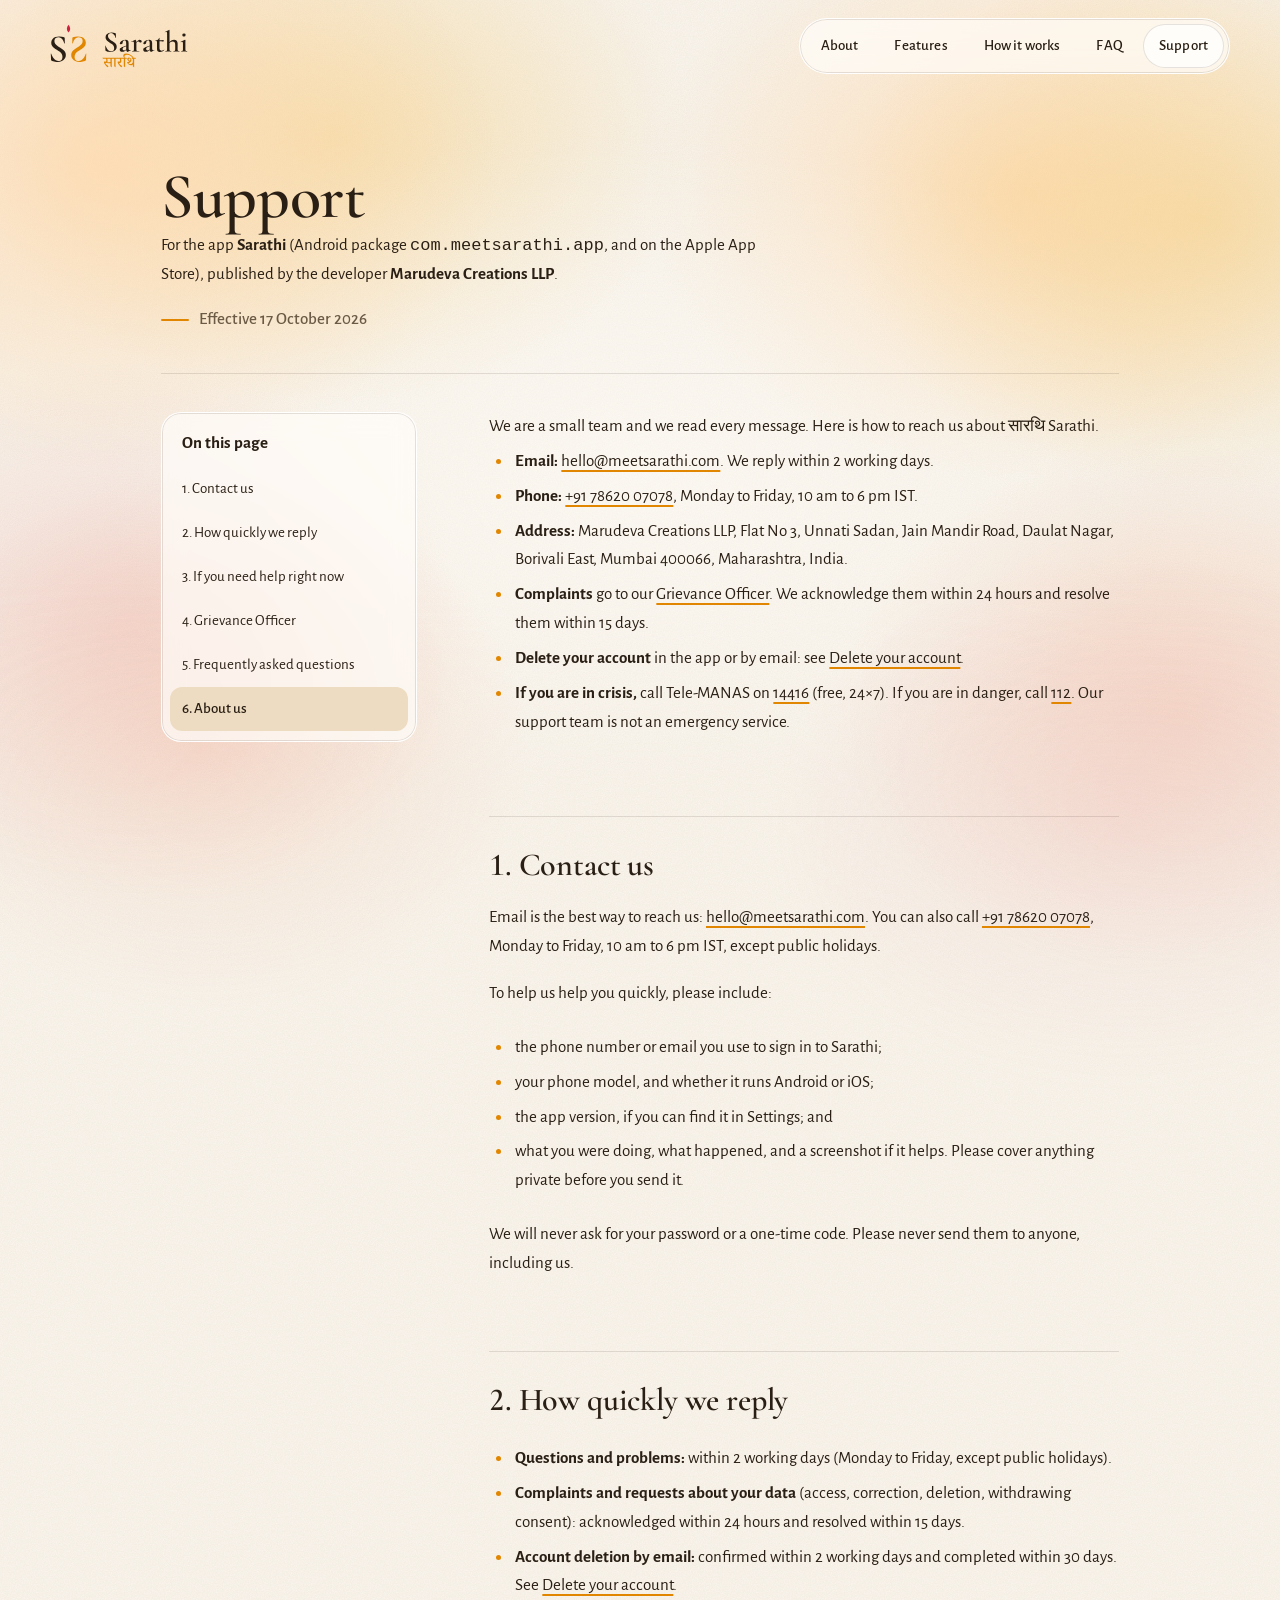
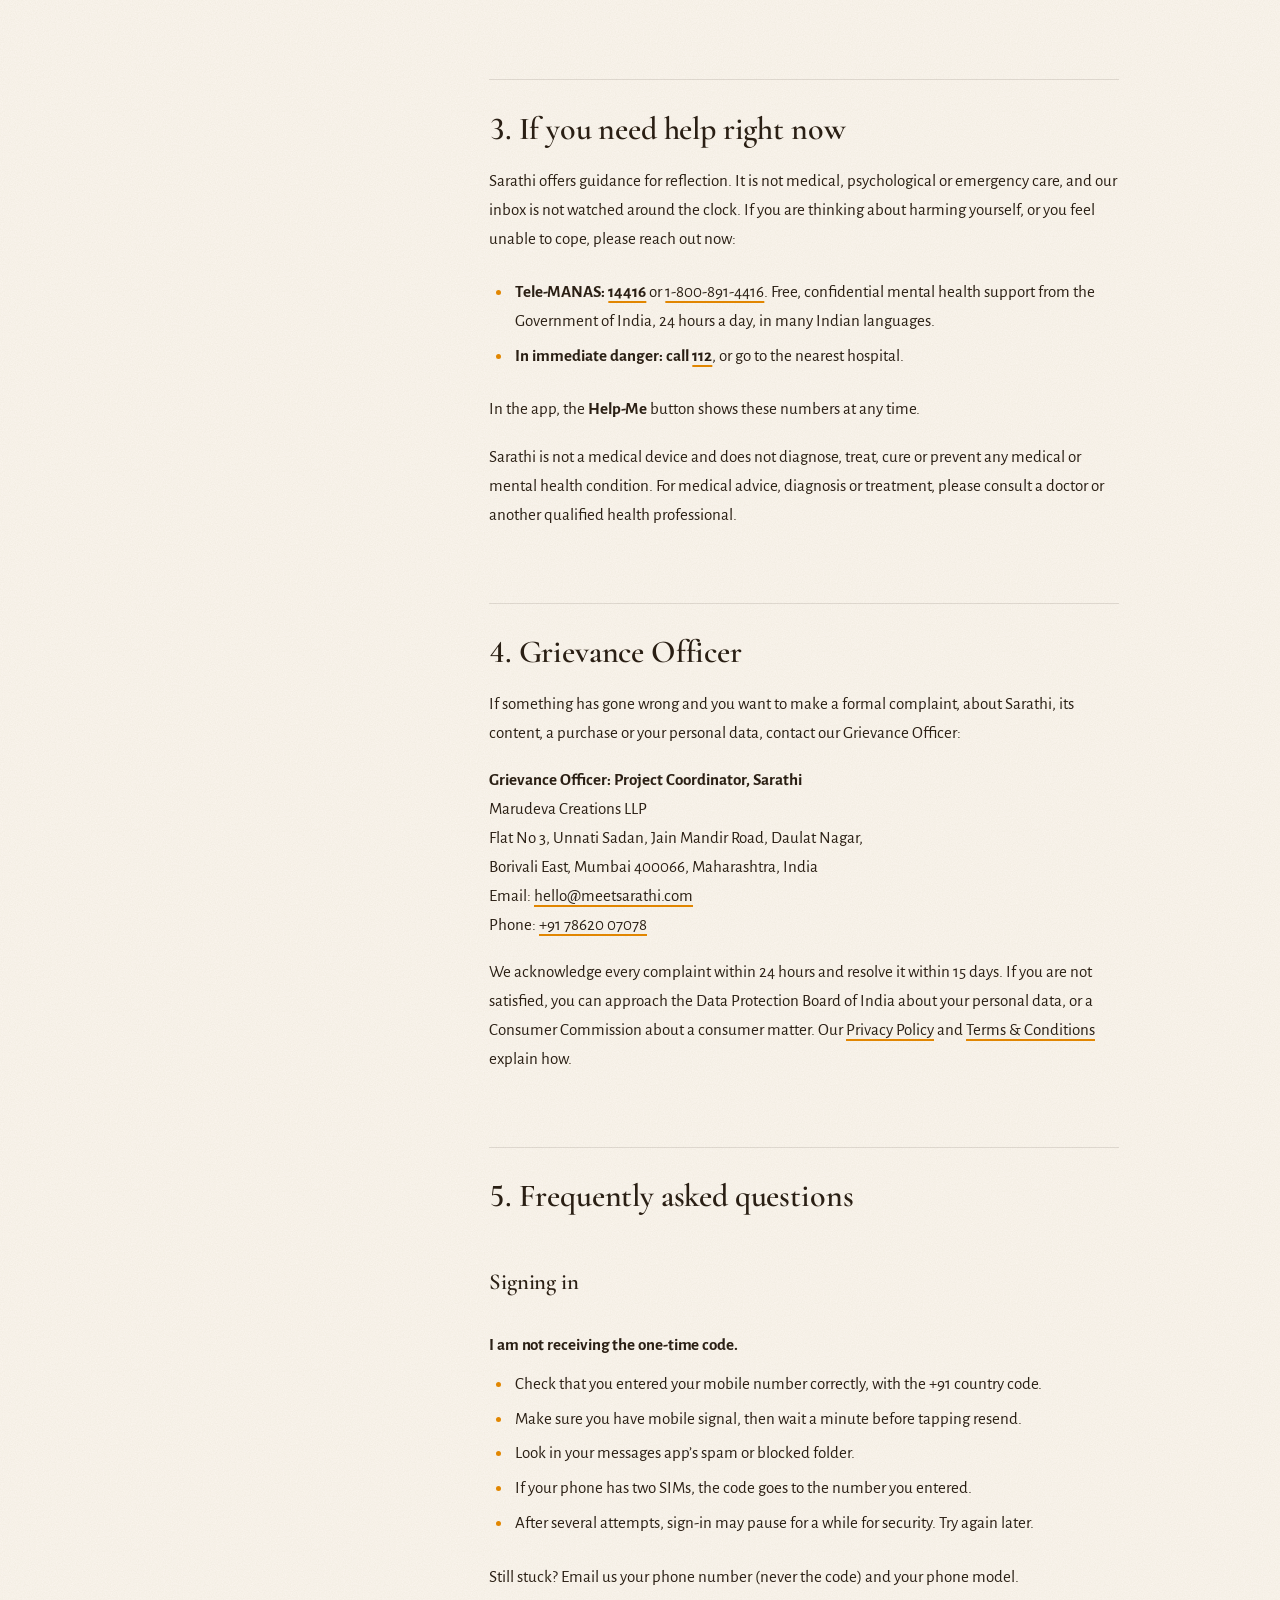
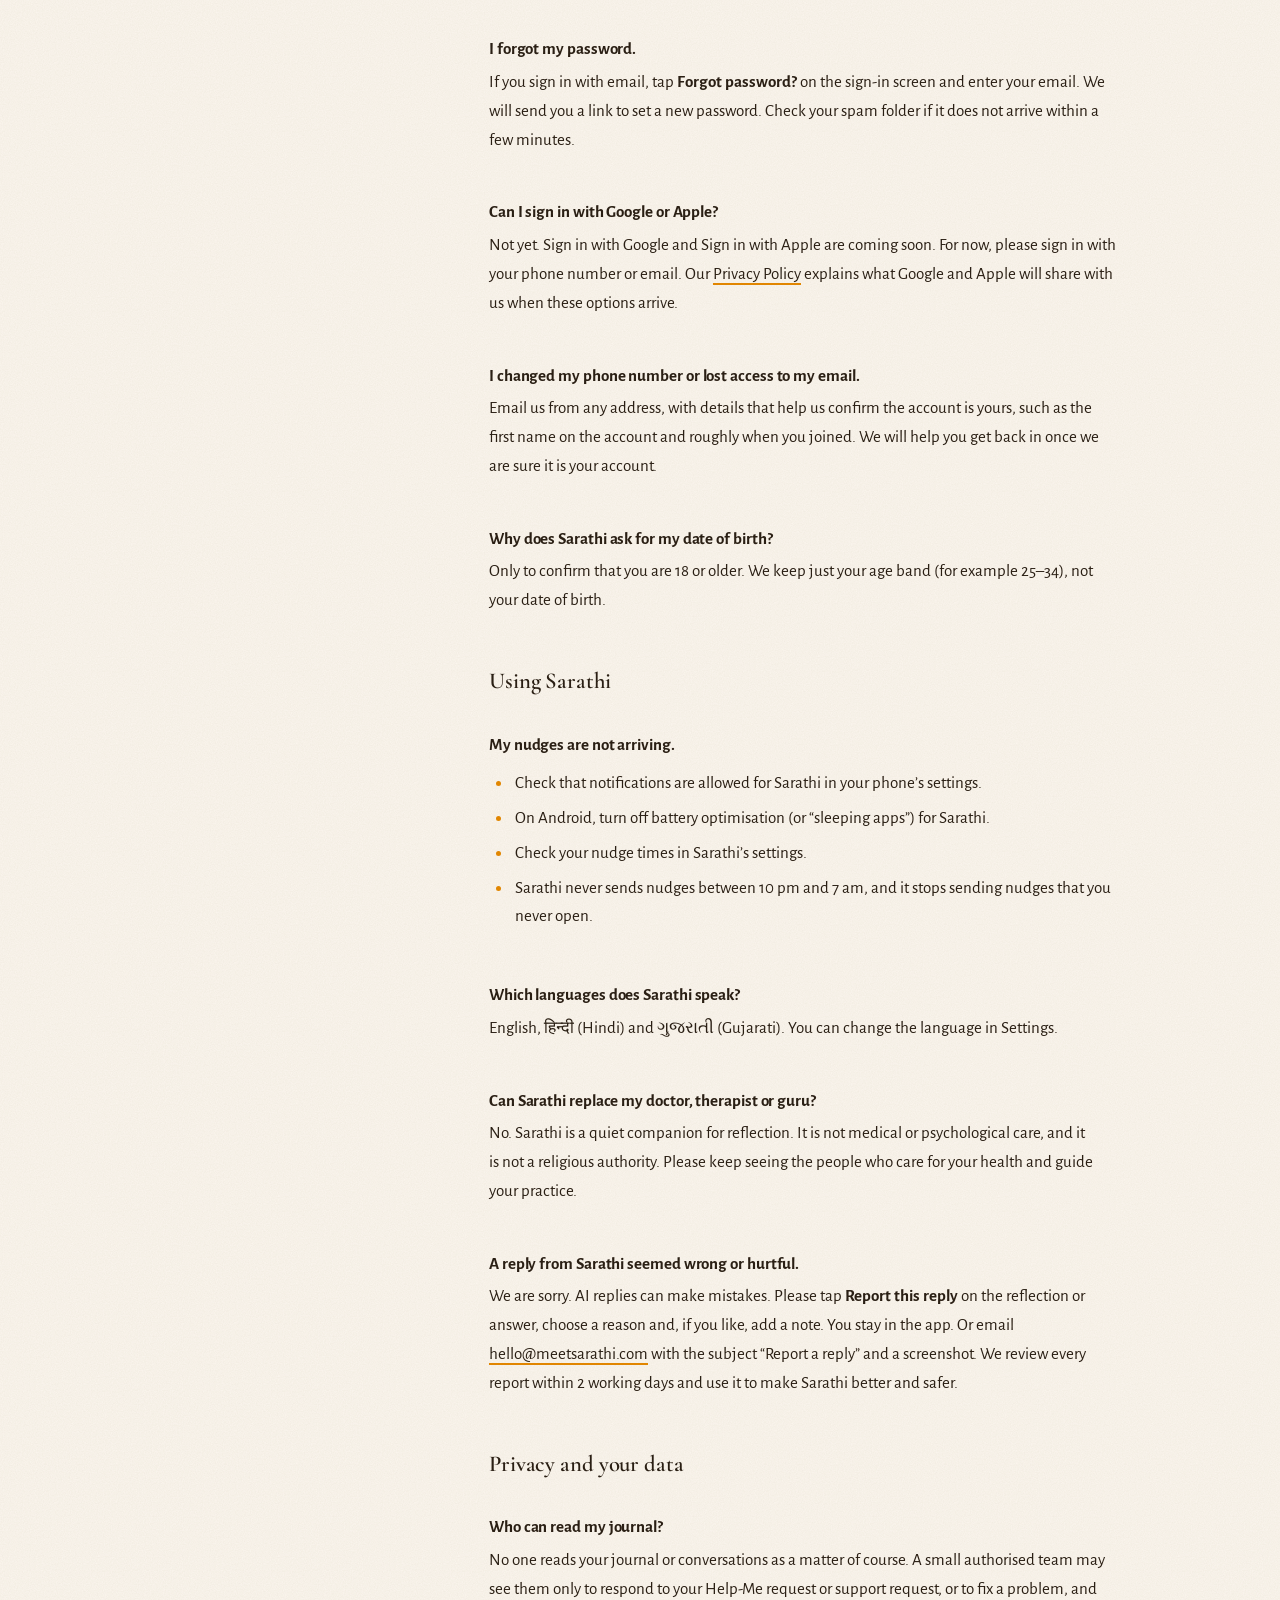
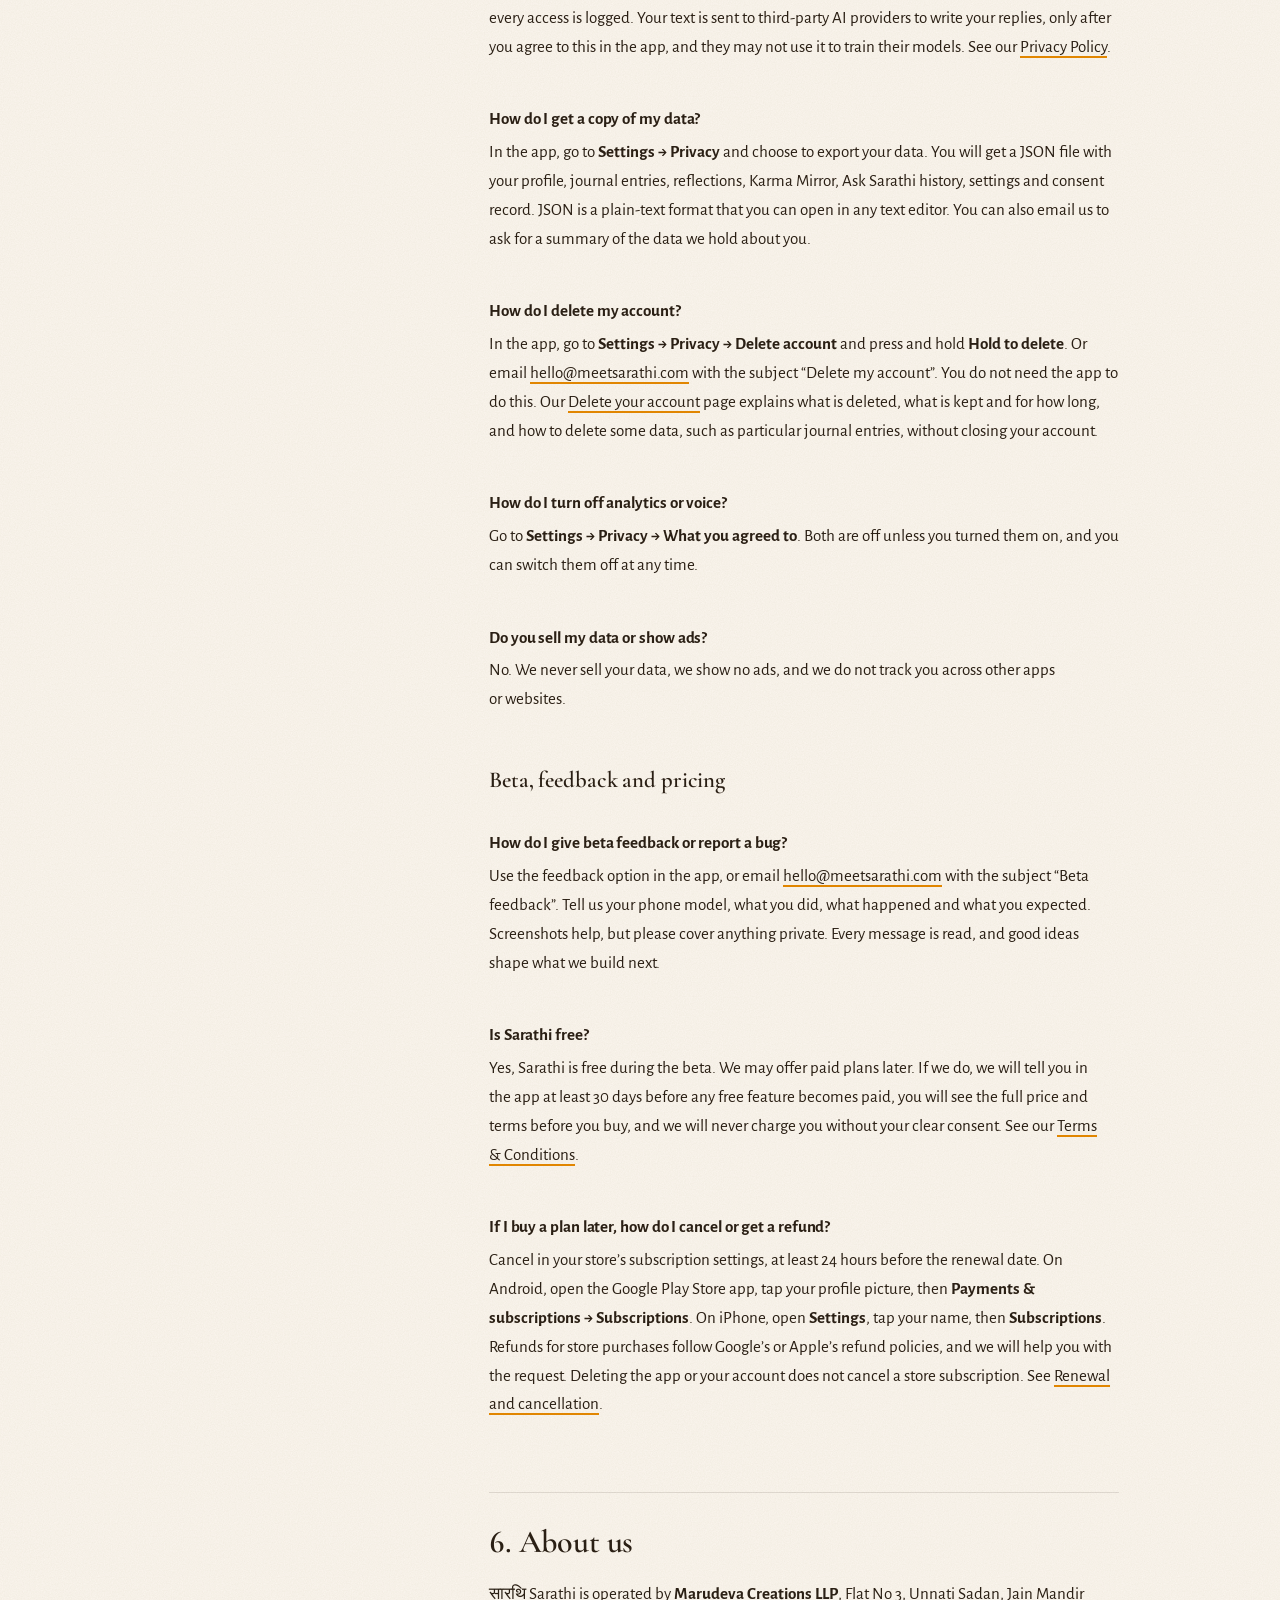
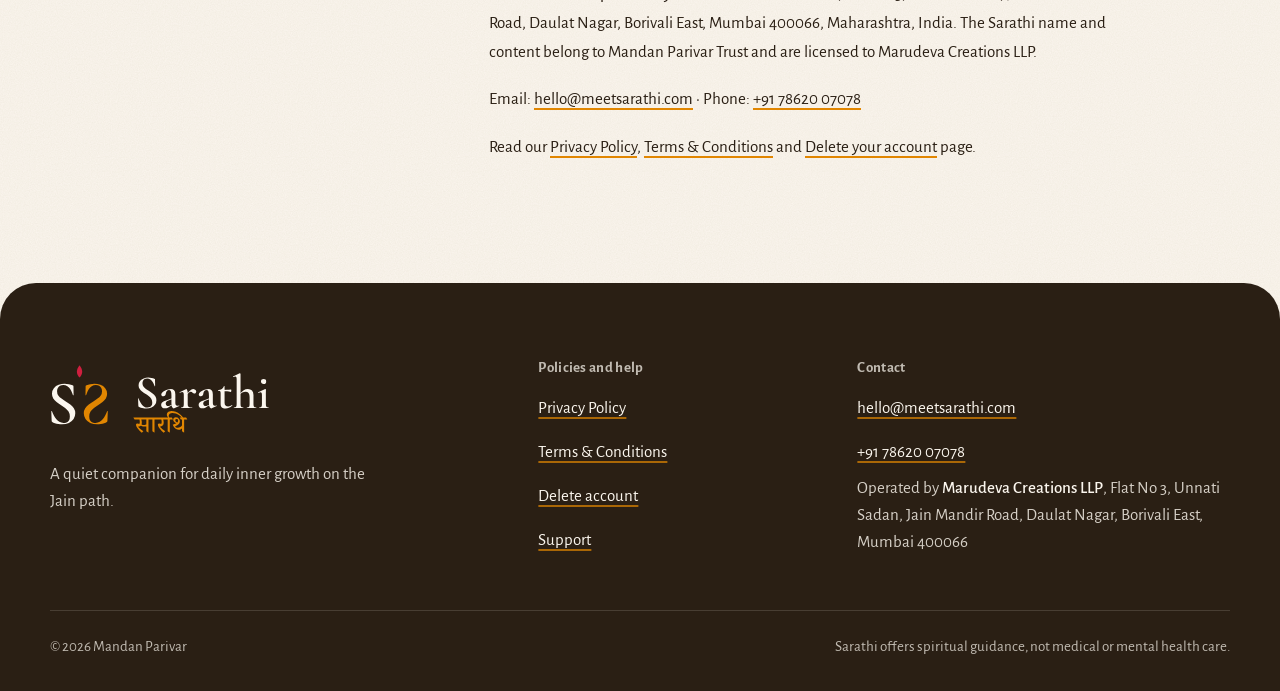
<file: support/index.html>
<!doctype html>
<html lang="en" class="no-js">
<head>
<meta charset="utf-8">
<meta name="viewport" content="width=device-width, initial-scale=1">
<title>Support | सारथि Sarathi</title>
<meta name="description" content="Get help with the Sarathi app. Write to hello@meetsarathi.com or call +91 78620 07078.">
<link rel="canonical" href="https://meetsarathi.com/support/">
<meta name="theme-color" content="#E18601">
<meta name="color-scheme" content="light">
<link rel="icon" href="/assets/img/favicon.svg" type="image/svg+xml">
<link rel="icon" href="/assets/img/icon-512.png" type="image/png" sizes="512x512">
<link rel="apple-touch-icon" href="/assets/img/apple-touch-icon.png">
<meta property="og:type" content="website">
<meta property="og:site_name" content="Sarathi">
<meta property="og:locale" content="en_IN">
<meta property="og:title" content="Support | Sarathi">
<meta property="og:description" content="Get help with the Sarathi app. Write to hello@meetsarathi.com or call +91 78620 07078.">
<meta property="og:url" content="https://meetsarathi.com/support/">
<meta property="og:image" content="https://meetsarathi.com/assets/img/og-image.png">
<meta property="og:image:width" content="1200">
<meta property="og:image:height" content="630">
<meta property="og:image:alt" content="The Sarathi mark with the words सारथि Sarathi and the line A quiet companion, not a coach.">
<meta name="twitter:card" content="summary_large_image">
<meta name="twitter:title" content="Support | Sarathi">
<meta name="twitter:description" content="Get help with the Sarathi app. Write to hello@meetsarathi.com or call +91 78620 07078.">
<meta name="twitter:image" content="https://meetsarathi.com/assets/img/og-image.png">
<meta name="twitter:image:alt" content="The Sarathi mark with the words सारथि Sarathi and the line A quiet companion, not a coach.">
<link rel="preconnect" href="https://fonts.googleapis.com">
<link rel="preconnect" href="https://fonts.gstatic.com" crossorigin>
<link rel="stylesheet" href="https://fonts.googleapis.com/css2?family=Alegreya+Sans:wght@400;500;700&amp;family=Cormorant+Garamond:wght@500;600&amp;family=Noto+Serif+Devanagari:wght@500;600&amp;display=swap">
<link rel="stylesheet" href="/assets/css/site.css">
<script>document.documentElement.className = 'js';</script>
<script src="/assets/js/site.js" defer></script>
</head>
<body>
<a class="skip-link" href="#main">Skip to content</a>
<header class="site-header">
  <div class="wrap header-inner">
    <a class="brand" href="/"><img src="/assets/img/logo-horizontal.svg" alt="" width="138" height="44"><span class="visually-hidden">Sarathi, home</span></a>
    <button class="menu-btn" type="button" aria-expanded="false" aria-controls="site-nav"><span class="bars" aria-hidden="true"></span>Menu</button>
    <nav id="site-nav" class="site-nav" aria-label="Main">
      <ul>
        <li><a href="/#about">About</a></li>
        <li><a href="/#features">Features</a></li>
        <li><a href="/#how-it-works">How it works</a></li>
        <li><a href="/#faq">FAQ</a></li>
        <li><a href="/support/" aria-current="page">Support</a></li>
      </ul>
    </nav>
  </div>
</header>
<main id="main" class="legal">
  <header class="legal-head">
    <h1>Support</h1>
    <p>For the app <strong>Sarathi</strong> (Android package <code>com.meetsarathi.app</code>, and on the Apple App Store), published by the developer <strong>Marudeva Creations LLP</strong>.</p>
    <p class="legal-date">Effective 17 October 2026</p>
  </header>
<div class="summary">
  <p>We are a small team and we read every message. Here is how to reach us about सारथि Sarathi.</p>
  <ul>
    <li><strong>Email:</strong> <a href="mailto:hello@meetsarathi.com">hello@meetsarathi.com</a>. We reply within 2 working days.</li>
    <li><strong>Phone:</strong> <a href="tel:+917862007078">+91 78620 07078</a>, Monday to Friday, 10 am to 6 pm IST.</li>
    <li><strong>Address:</strong> Marudeva Creations LLP, Flat No 3, Unnati Sadan, Jain Mandir Road, Daulat Nagar, Borivali East, Mumbai 400066, Maharashtra, India.</li>
    <li><strong>Complaints</strong> go to our <a href="#grievance-officer">Grievance Officer</a>. We acknowledge them within 24 hours and resolve them within 15 days.</li>
    <li><strong>Delete your account</strong> in the app or by email: see <a href="/delete-account/">Delete your account</a>.</li>
    <li><strong>If you are in crisis,</strong> call Tele-MANAS on <a href="tel:14416">14416</a> (free, 24×7). If you are in danger, call <a href="tel:112">112</a>. Our support team is not an emergency service.</li>
  </ul>
</div>

<h2 id="contact-us">1. Contact us</h2>
<p>Email is the best way to reach us: <a href="mailto:hello@meetsarathi.com">hello@meetsarathi.com</a>. You can also call <a href="tel:+917862007078">+91 78620 07078</a>, Monday to Friday, 10 am to 6 pm IST, except public holidays.</p>
<p>To help us help you quickly, please include:</p>
<ul>
  <li>the phone number or email you use to sign in to Sarathi;</li>
  <li>your phone model, and whether it runs Android or iOS;</li>
  <li>the app version, if you can find it in Settings; and</li>
  <li>what you were doing, what happened, and a screenshot if it helps. Please cover anything private before you send it.</li>
</ul>
<p>We will never ask for your password or a one-time code. Please never send them to anyone, including us.</p>

<h2 id="response-times">2. How quickly we reply</h2>
<ul>
  <li><strong>Questions and problems:</strong> within 2 working days (Monday to Friday, except public holidays).</li>
  <li><strong>Complaints and requests about your data</strong> (access, correction, deletion, withdrawing consent): acknowledged within 24 hours and resolved within 15 days.</li>
  <li><strong>Account deletion by email:</strong> confirmed within 2 working days and completed within 30 days. See <a href="/delete-account/">Delete your account</a>.</li>
</ul>

<h2 id="crisis-help">3. If you need help right now</h2>
<p>Sarathi offers guidance for reflection. It is not medical, psychological or emergency care, and our inbox is not watched around the clock. If you are thinking about harming yourself, or you feel unable to cope, please reach out now:</p>
<ul>
  <li><strong>Tele-MANAS: <a href="tel:14416">14416</a></strong> or <a href="tel:18008914416">1-800-891-4416</a>. Free, confidential mental health support from the Government of India, 24 hours a day, in many Indian languages.</li>
  <li><strong>In immediate danger: call <a href="tel:112">112</a></strong>, or go to the nearest hospital.</li>
</ul>
<p>In the app, the <strong>Help-Me</strong> button shows these numbers at any time.</p>
<p>Sarathi is not a medical device and does not diagnose, treat, cure or prevent any medical or mental health condition. For medical advice, diagnosis or treatment, please consult a doctor or another qualified health professional.</p>

<h2 id="grievance-officer">4. Grievance Officer</h2>
<p>If something has gone wrong and you want to make a formal complaint, about Sarathi, its content, a purchase or your personal data, contact our Grievance Officer:</p>
<p><strong>Grievance Officer: Project Coordinator, Sarathi</strong><br>
Marudeva Creations LLP<br>
Flat No 3, Unnati Sadan, Jain Mandir Road, Daulat Nagar,<br>
Borivali East, Mumbai 400066, Maharashtra, India<br>
Email: <a href="mailto:hello@meetsarathi.com">hello@meetsarathi.com</a><br>
Phone: <a href="tel:+917862007078">+91 78620 07078</a></p>
<p>We acknowledge every complaint within 24 hours and resolve it within 15 days. If you are not satisfied, you can approach the Data Protection Board of India about your personal data, or a Consumer Commission about a consumer matter. Our <a href="/privacy/#your-rights">Privacy Policy</a> and <a href="/terms/#law-and-disputes">Terms &amp; Conditions</a> explain how.</p>

<h2 id="faq">5. Frequently asked questions</h2>

<h3>Signing in</h3>

<h4>I am not receiving the one-time code.</h4>
<ul>
  <li>Check that you entered your mobile number correctly, with the +91 country code.</li>
  <li>Make sure you have mobile signal, then wait a minute before tapping resend.</li>
  <li>Look in your messages app’s spam or blocked folder.</li>
  <li>If your phone has two SIMs, the code goes to the number you entered.</li>
  <li>After several attempts, sign-in may pause for a while for security. Try again later.</li>
</ul>
<p>Still stuck? Email us your phone number (never the code) and your phone model.</p>

<h4>I forgot my password.</h4>
<p>If you sign in with email, tap <strong>Forgot password?</strong> on the sign-in screen and enter your email. We will send you a link to set a new password. Check your spam folder if it does not arrive within a few minutes.</p>

<h4>Can I sign in with Google or Apple?</h4>
<p>Not yet. Sign in with Google and Sign in with Apple are coming soon. For now, please sign in with your phone number or email. Our <a href="/privacy/#google-apple-sign-in">Privacy Policy</a> explains what Google and Apple will share with us when these options arrive.</p>

<h4>I changed my phone number or lost access to my email.</h4>
<p>Email us from any address, with details that help us confirm the account is yours, such as the first name on the account and roughly when you joined. We will help you get back in once we are sure it is your account.</p>

<h4>Why does Sarathi ask for my date of birth?</h4>
<p>Only to confirm that you are 18 or older. We keep just your age band (for example 25–34), not your date of birth.</p>

<h3>Using Sarathi</h3>

<h4>My nudges are not arriving.</h4>
<ul>
  <li>Check that notifications are allowed for Sarathi in your phone’s settings.</li>
  <li>On Android, turn off battery optimisation (or “sleeping apps”) for Sarathi.</li>
  <li>Check your nudge times in Sarathi’s settings.</li>
  <li>Sarathi never sends nudges between 10 pm and 7 am, and it stops sending nudges that you never open.</li>
</ul>

<h4>Which languages does Sarathi speak?</h4>
<p>English, हिन्दी (Hindi) and ગુજરાતી (Gujarati). You can change the language in Settings.</p>

<h4>Can Sarathi replace my doctor, therapist or guru?</h4>
<p>No. Sarathi is a quiet companion for reflection. It is not medical or psychological care, and it is not a religious authority. Please keep seeing the people who care for your health and guide your practice.</p>

<h4 id="report-a-reply">A reply from Sarathi seemed wrong or hurtful.</h4>
<p>We are sorry. AI replies can make mistakes. Please tap <strong>Report this reply</strong> on the reflection or answer, choose a reason and, if you like, add a note. You stay in the app. Or email <a href="mailto:hello@meetsarathi.com?subject=Report%20a%20reply">hello@meetsarathi.com</a> with the subject “Report a reply” and a screenshot. We review every report within 2 working days and use it to make Sarathi better and safer.</p>

<h3>Privacy and your data</h3>

<h4>Who can read my journal?</h4>
<p>No one reads your journal or conversations as a matter of course. A small authorised team may see them only to respond to your Help-Me request or support request, or to fix a problem, and every access is logged. Your text is sent to third-party AI providers to write your replies, only after you agree to this in the app, and they may not use it to train their models. See our <a href="/privacy/#how-ai-is-used">Privacy Policy</a>.</p>

<h4>How do I get a copy of my data?</h4>
<p>In the app, go to <strong>Settings → Privacy</strong> and choose to export your data. You will get a JSON file with your profile, journal entries, reflections, Karma Mirror, Ask Sarathi history, settings and consent record. JSON is a plain-text format that you can open in any text editor. You can also email us to ask for a summary of the data we hold about you.</p>

<h4>How do I delete my account?</h4>
<p>In the app, go to <strong>Settings → Privacy → Delete account</strong> and press and hold <strong>Hold to delete</strong>. Or email <a href="mailto:hello@meetsarathi.com?subject=Delete%20my%20account">hello@meetsarathi.com</a> with the subject “Delete my account”. You do not need the app to do this. Our <a href="/delete-account/">Delete your account</a> page explains what is deleted, what is kept and for how long, and how to delete some data, such as particular journal entries, without closing your account.</p>

<h4>How do I turn off analytics or voice?</h4>
<p>Go to <strong>Settings → Privacy → What you agreed to</strong>. Both are off unless you turned them on, and you can switch them off at any time.</p>

<h4>Do you sell my data or show ads?</h4>
<p>No. We never sell your data, we show no ads, and we do not track you across other apps or websites.</p>

<h3>Beta, feedback and pricing</h3>

<h4>How do I give beta feedback or report a bug?</h4>
<p>Use the feedback option in the app, or email <a href="mailto:hello@meetsarathi.com?subject=Beta%20feedback">hello@meetsarathi.com</a> with the subject “Beta feedback”. Tell us your phone model, what you did, what happened and what you expected. Screenshots help, but please cover anything private. Every message is read, and good ideas shape what we build next.</p>

<h4>Is Sarathi free?</h4>
<p>Yes, Sarathi is free during the beta. We may offer paid plans later. If we do, we will tell you in the app at least 30 days before any free feature becomes paid, you will see the full price and terms before you buy, and we will never charge you without your clear consent. See our <a href="/terms/#pricing">Terms &amp; Conditions</a>.</p>

<h4>If I buy a plan later, how do I cancel or get a refund?</h4>
<p>Cancel in your store’s subscription settings, at least 24 hours before the renewal date. On Android, open the Google Play Store app, tap your profile picture, then <strong>Payments &amp; subscriptions → Subscriptions</strong>. On iPhone, open <strong>Settings</strong>, tap your name, then <strong>Subscriptions</strong>. Refunds for store purchases follow Google’s or Apple’s refund policies, and we will help you with the request. Deleting the app or your account does not cancel a store subscription. See <a href="/terms/#renewal-and-cancellation">Renewal and cancellation</a>.</p>

<h2 id="about-us">6. About us</h2>
<p>सारथि Sarathi is operated by <strong>Marudeva Creations LLP</strong>, Flat No 3, Unnati Sadan, Jain Mandir Road, Daulat Nagar, Borivali East, Mumbai 400066, Maharashtra, India. The Sarathi name and content belong to Mandan Parivar Trust and are licensed to Marudeva Creations LLP.</p>
<p>Email: <a href="mailto:hello@meetsarathi.com">hello@meetsarathi.com</a> · Phone: <a href="tel:+917862007078">+91 78620 07078</a></p>
<p>Read our <a href="/privacy/">Privacy Policy</a>, <a href="/terms/">Terms &amp; Conditions</a> and <a href="/delete-account/">Delete your account</a> page.</p>
</main>
<footer class="site-footer">
  <div class="wrap">
    <div class="footer-grid">
      <div class="footer-brand">
        <a class="brand" href="/"><img src="/assets/img/logo-horizontal-reversed.svg" alt="Sarathi सारथि, home" width="220" height="70"></a>
        <p>A quiet companion for daily inner growth on the Jain path.</p>
      </div>
      <nav class="footer-col" aria-labelledby="footer-links">
        <h2 id="footer-links">Policies and help</h2>
        <ul>
          <li><a href="/privacy/">Privacy Policy</a></li>
          <li><a href="/terms/">Terms &amp; Conditions</a></li>
          <li><a href="/delete-account/">Delete account</a></li>
          <li><a href="/support/">Support</a></li>
        </ul>
      </nav>
      <div class="footer-col">
        <h2>Contact</h2>
        <ul>
          <li><a href="mailto:hello@meetsarathi.com">hello@meetsarathi.com</a></li>
          <li><a href="tel:+917862007078">+91 78620 07078</a></li>
        </ul>
        <address>Operated by <strong>Marudeva Creations LLP</strong>, Flat No 3, Unnati Sadan, Jain Mandir Road, Daulat Nagar, Borivali East, Mumbai 400066</address>
      </div>
    </div>
    <div class="footer-base">
      <p>© 2026 Mandan Parivar</p>
      <p>Sarathi offers spiritual guidance, not medical or mental health care.</p>
    </div>
  </div>
</footer>
</body>
</html>
</file>
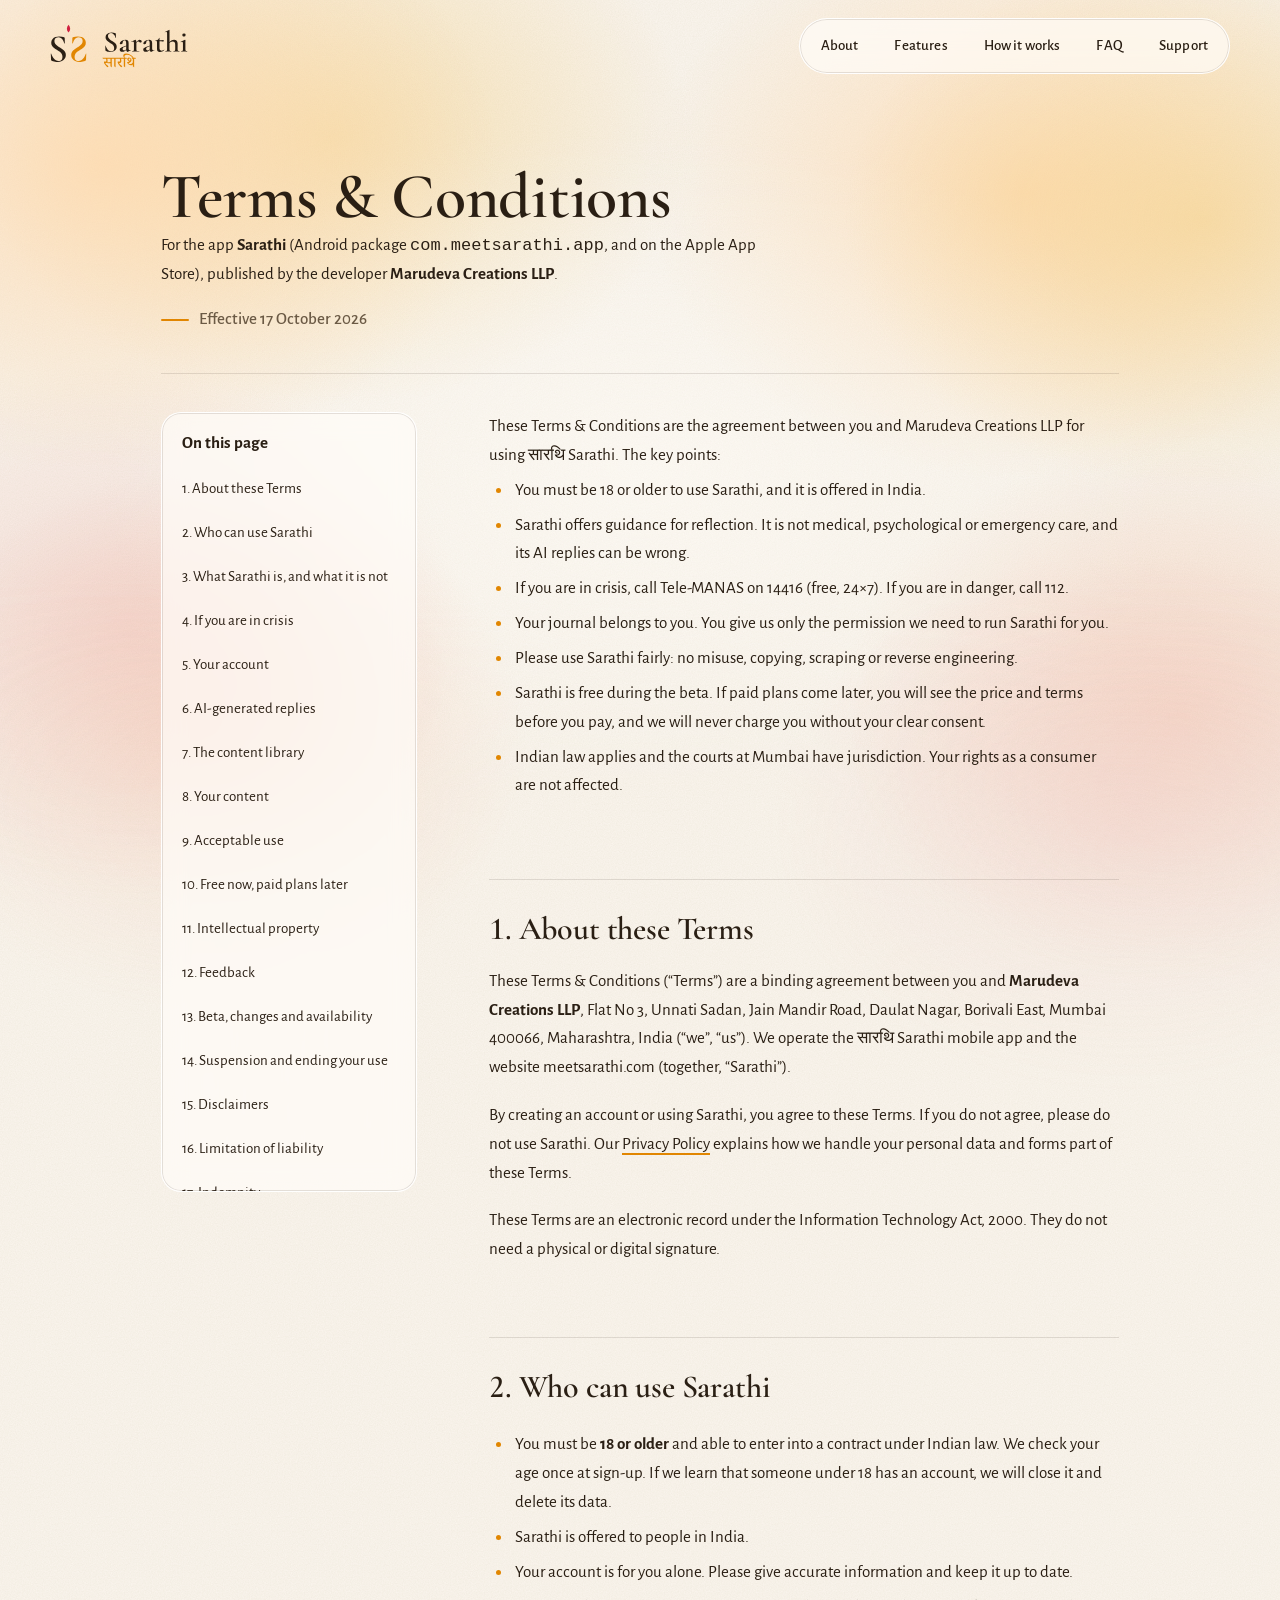
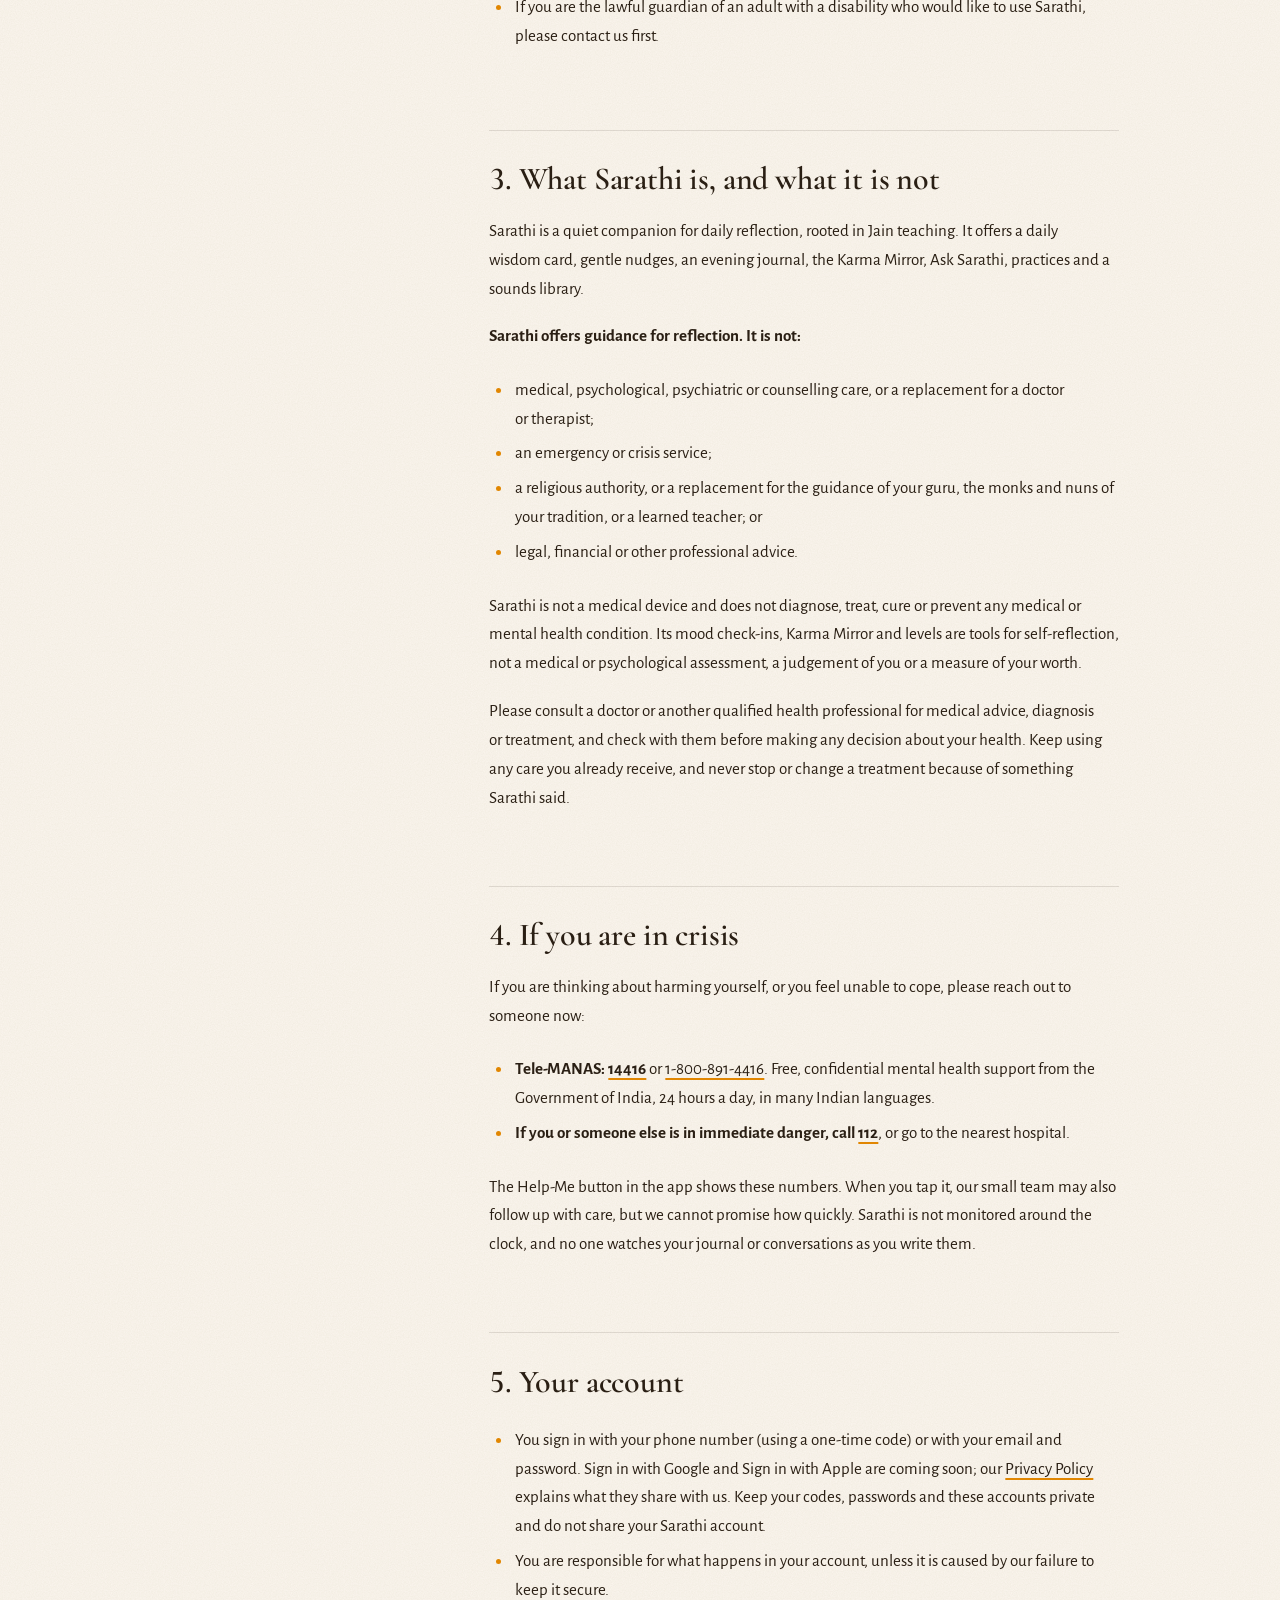
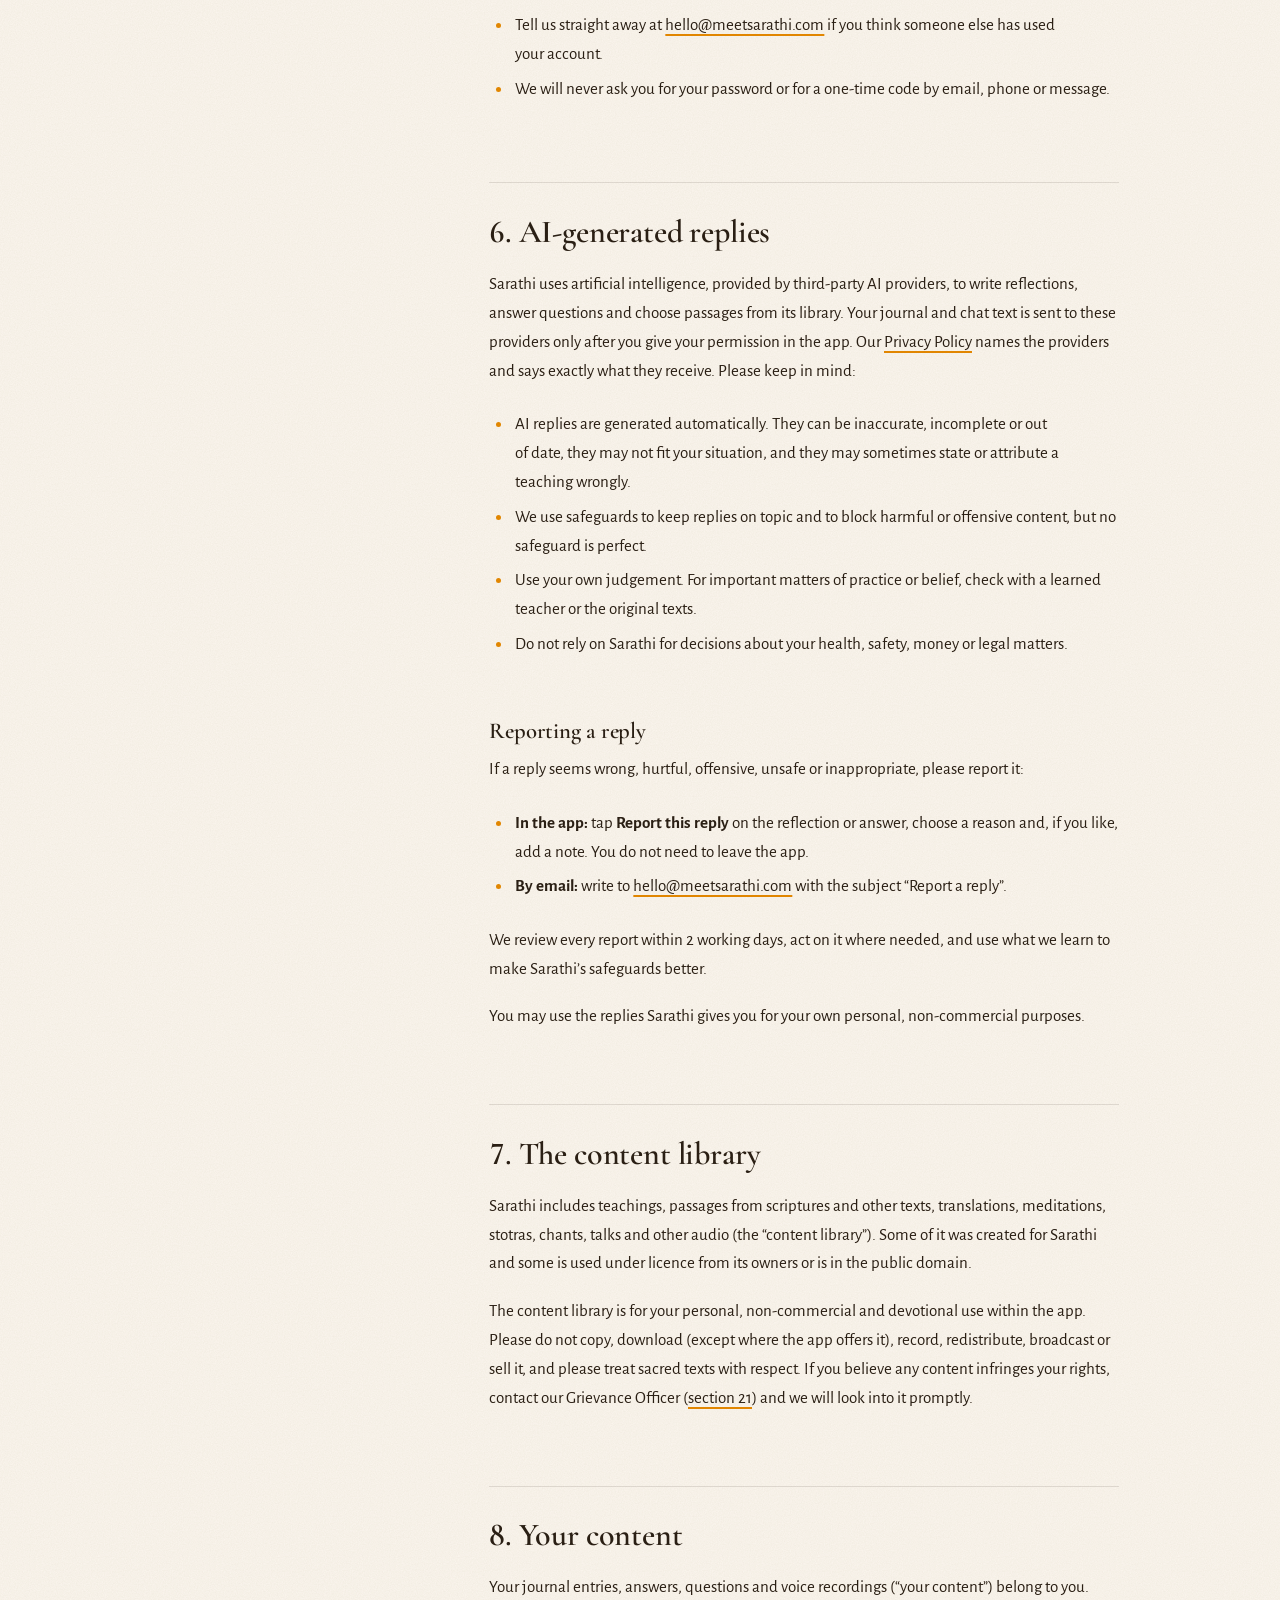
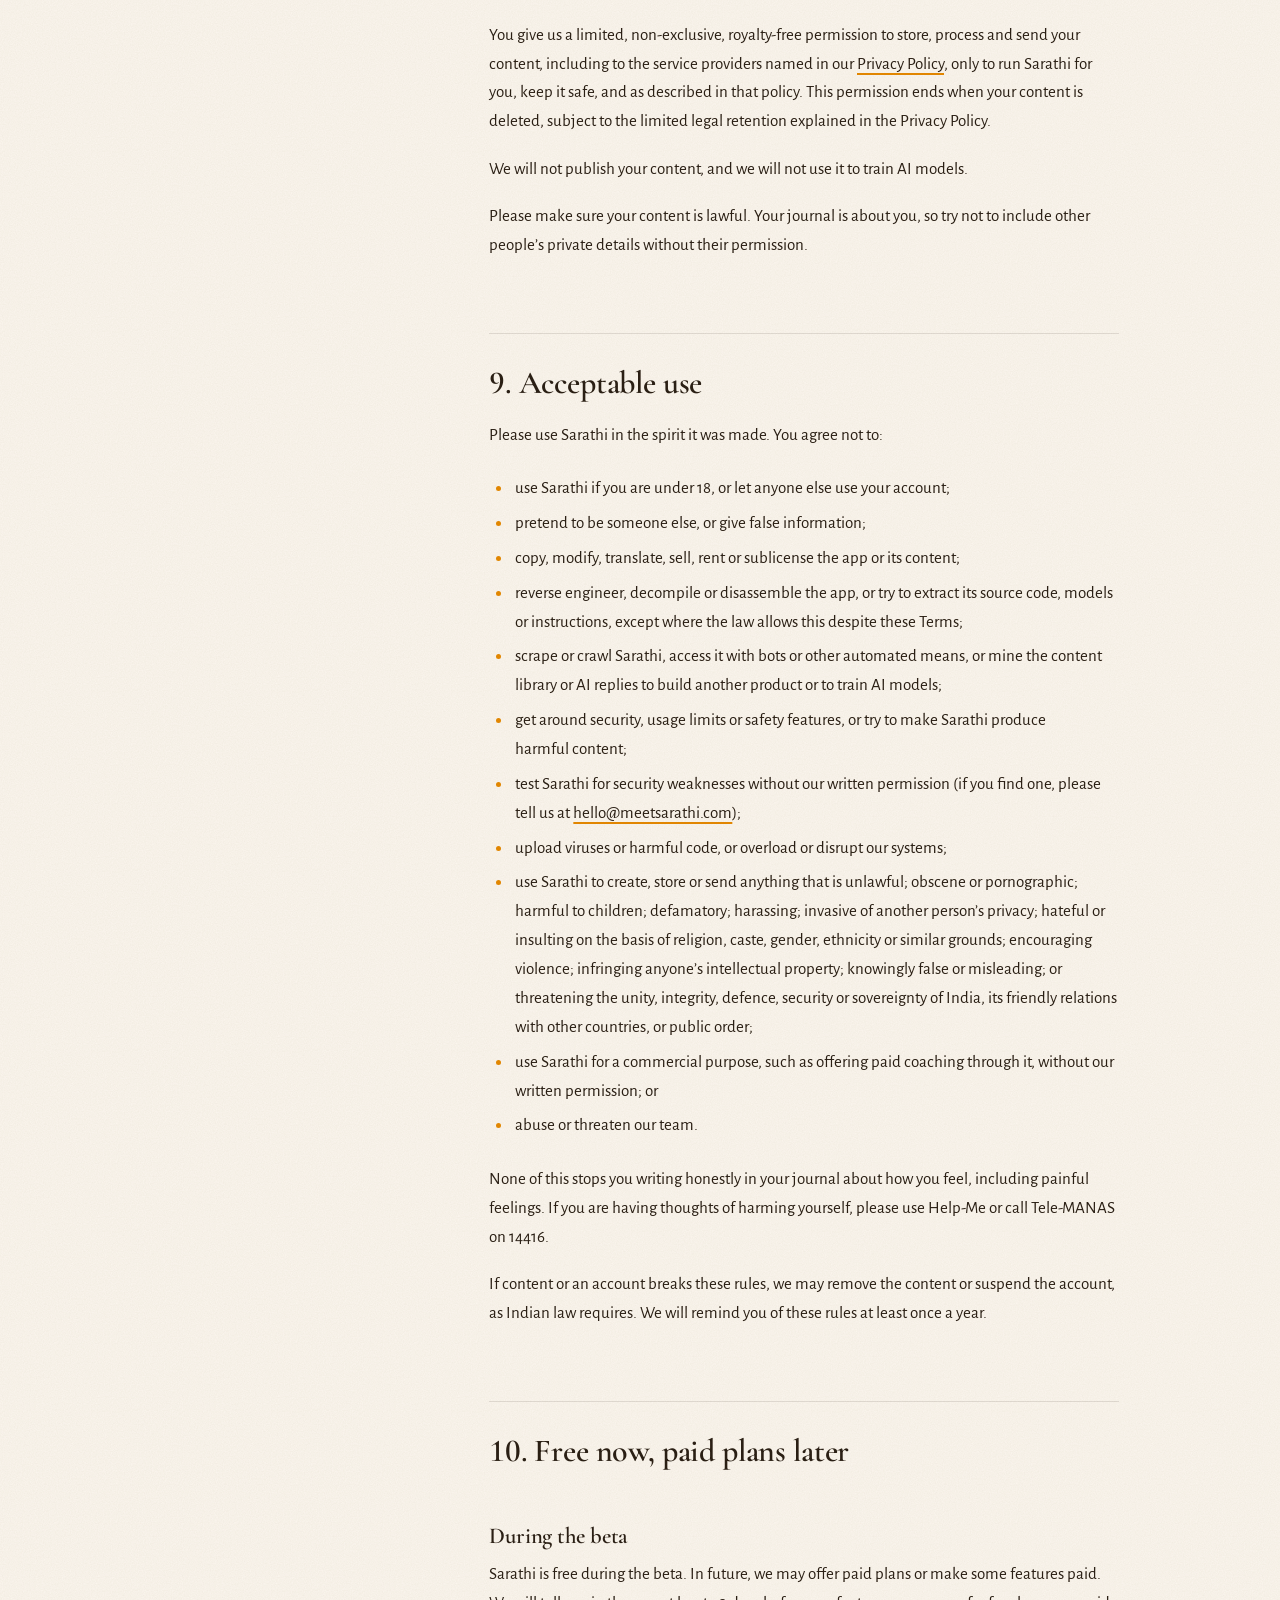
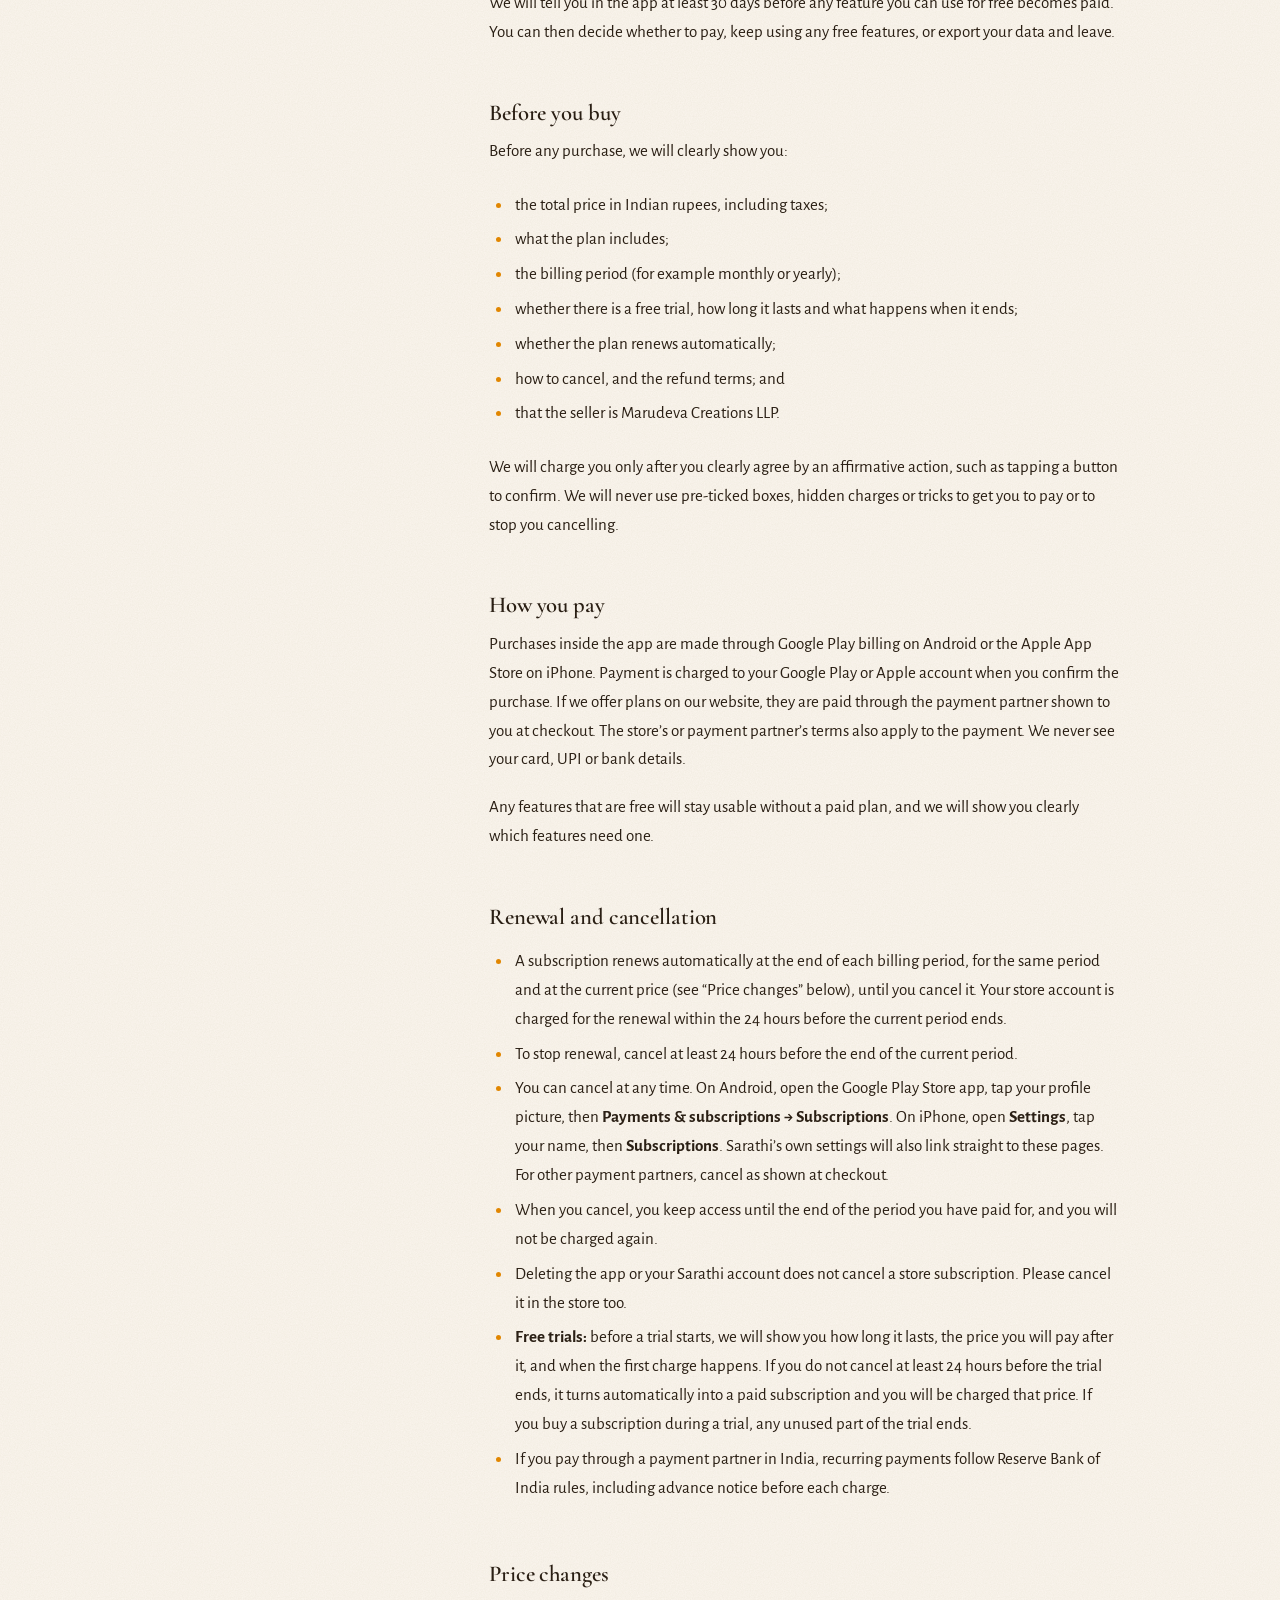
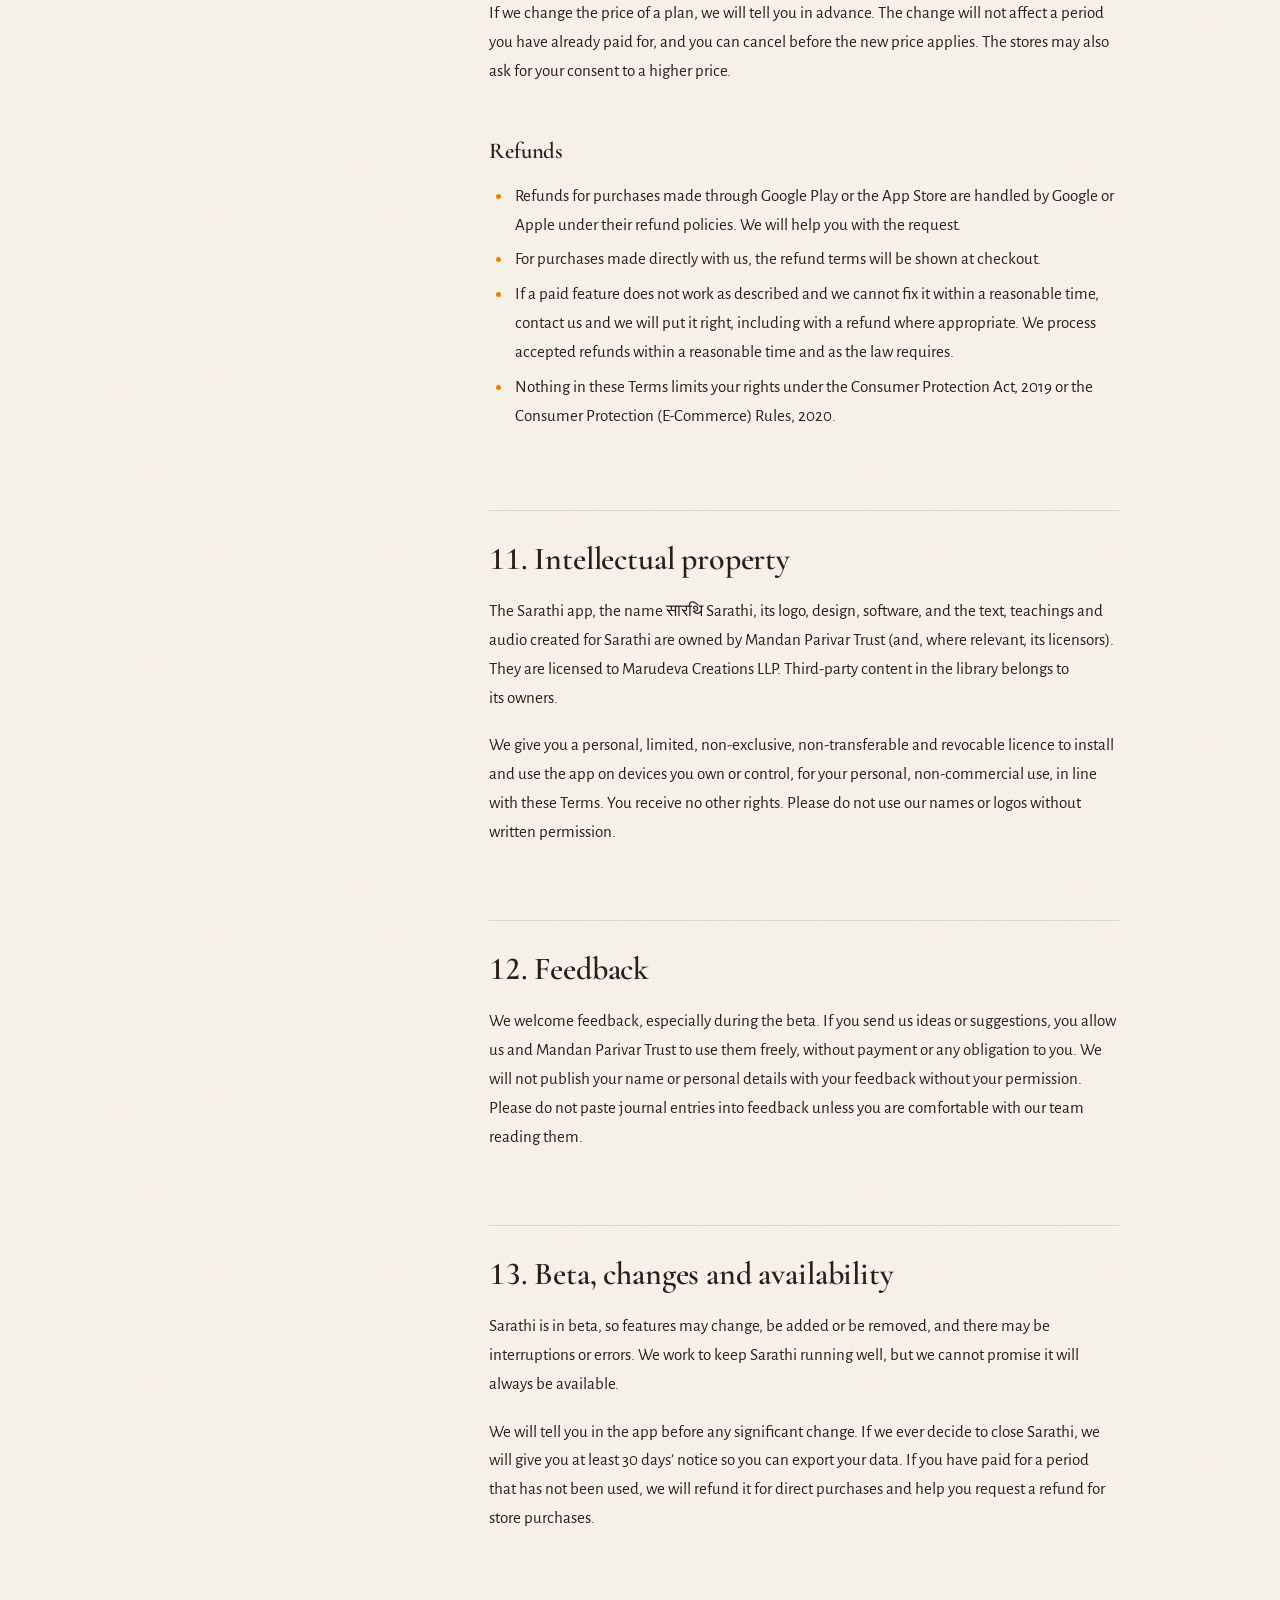
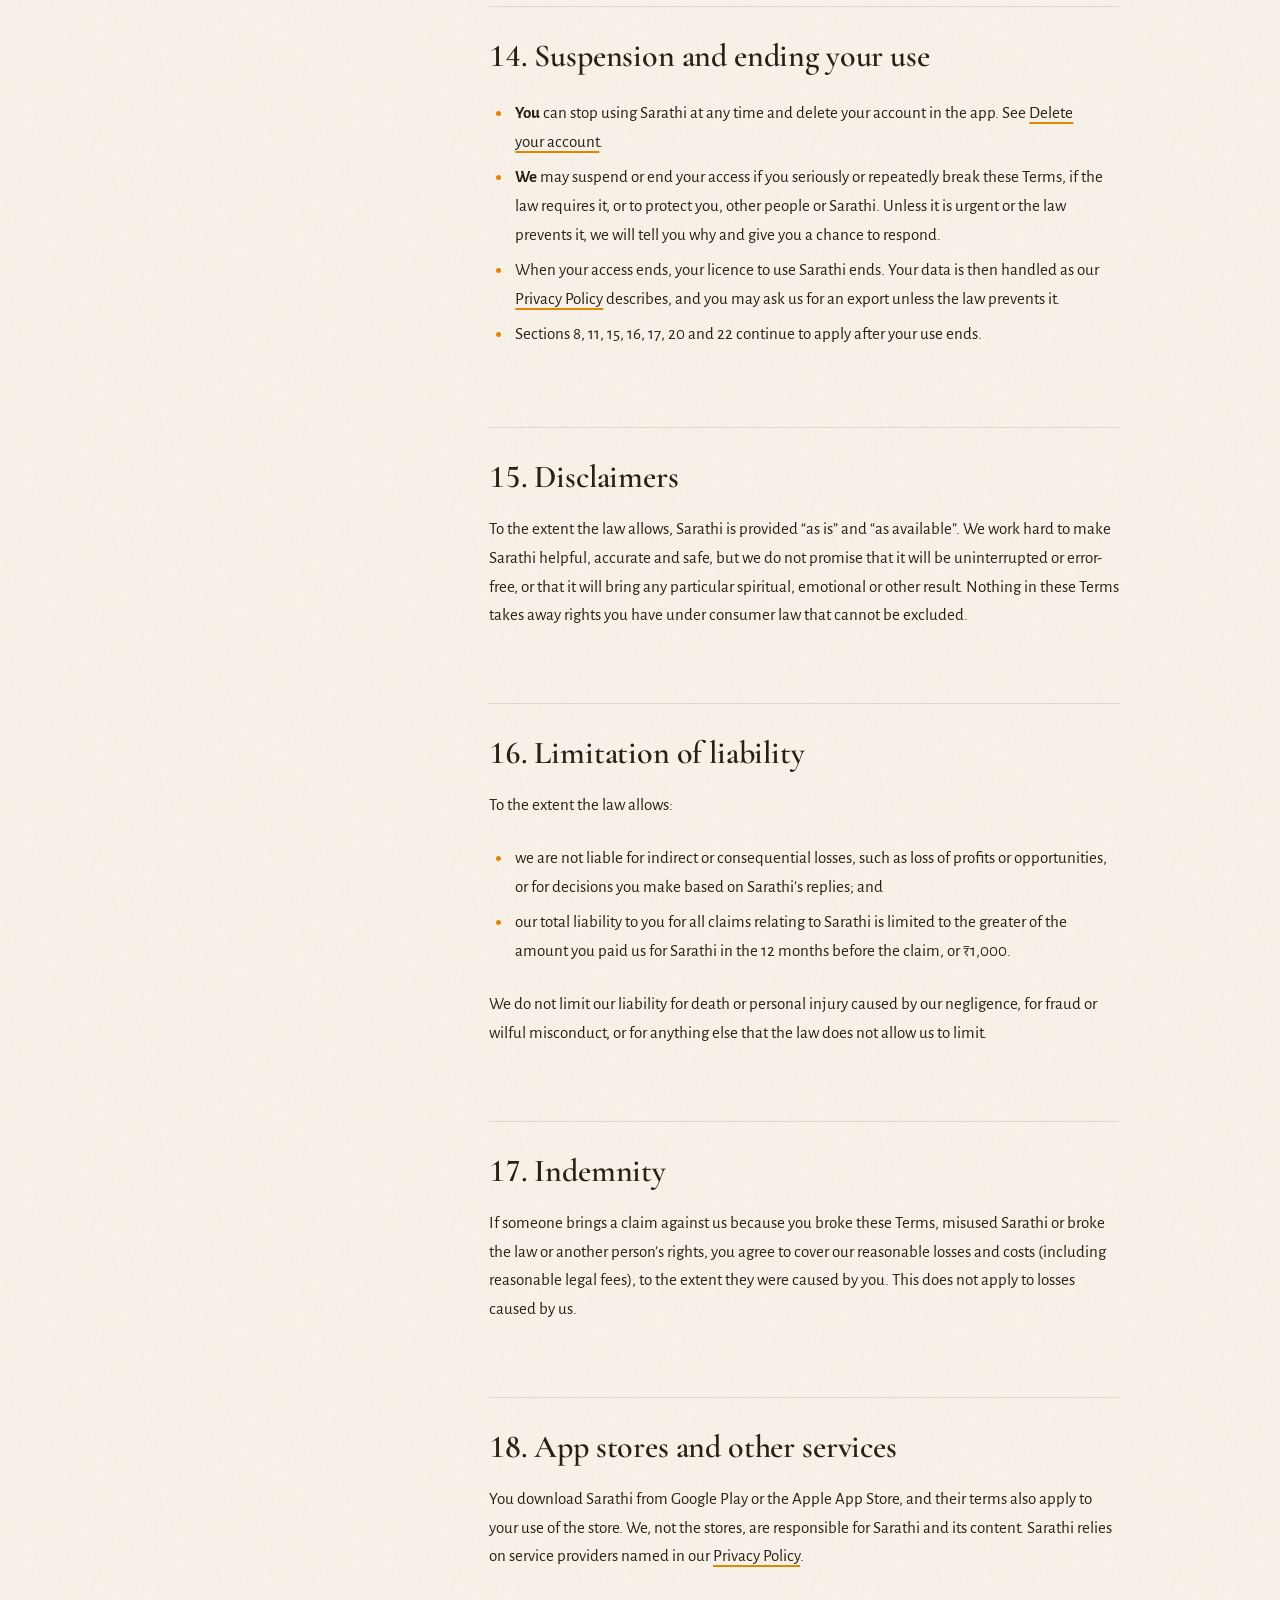
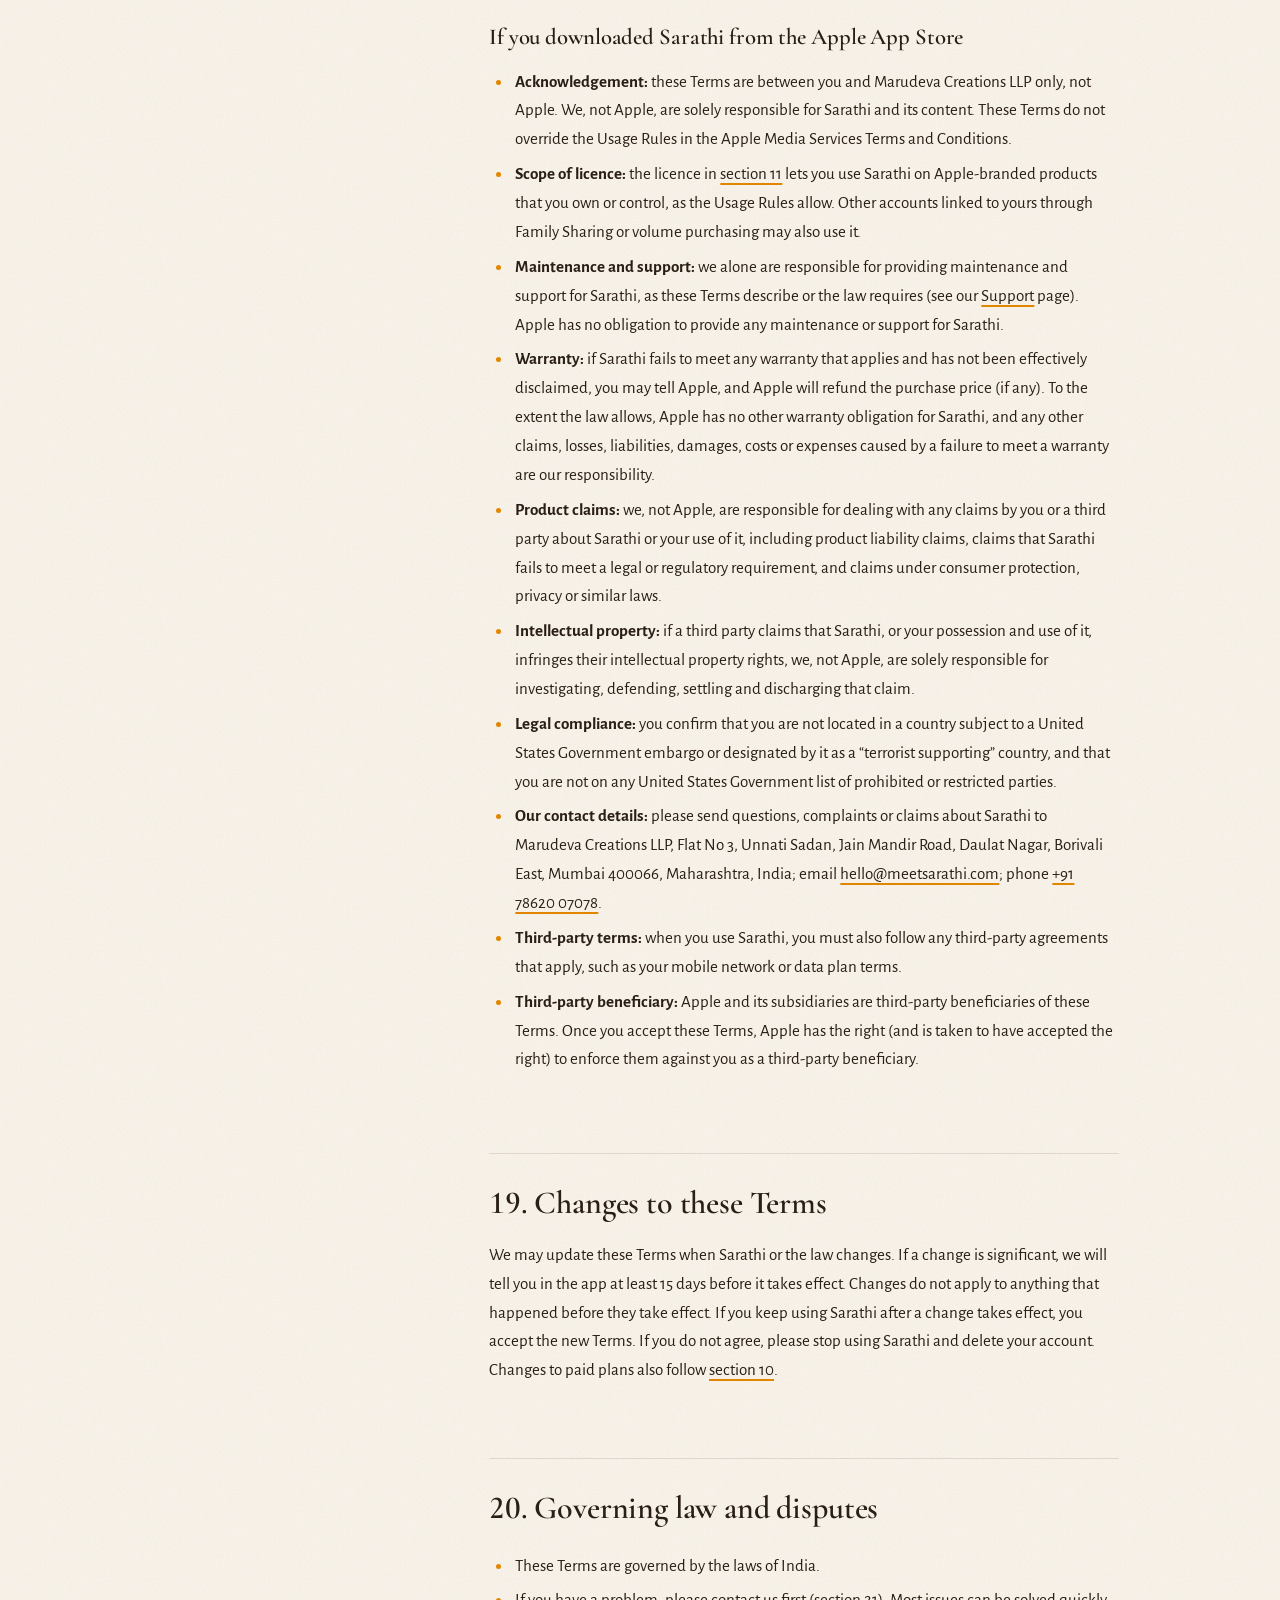
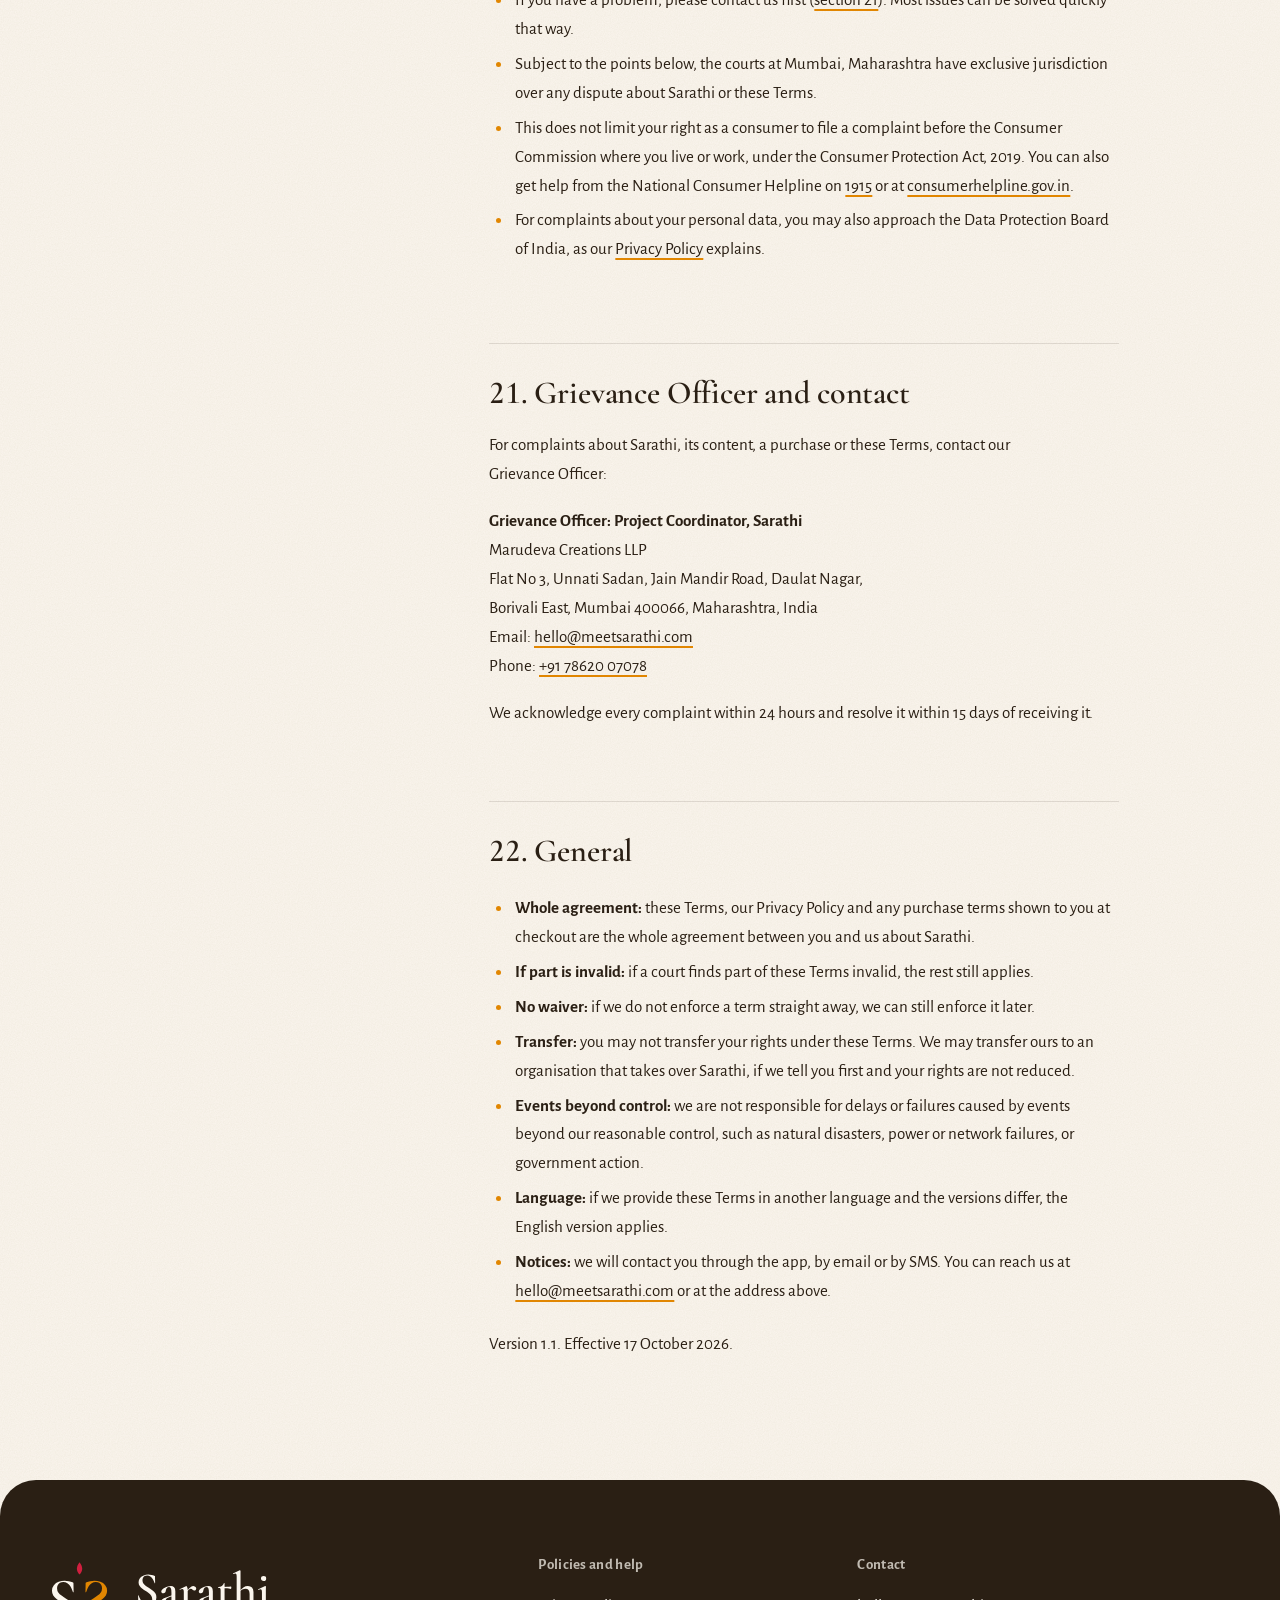
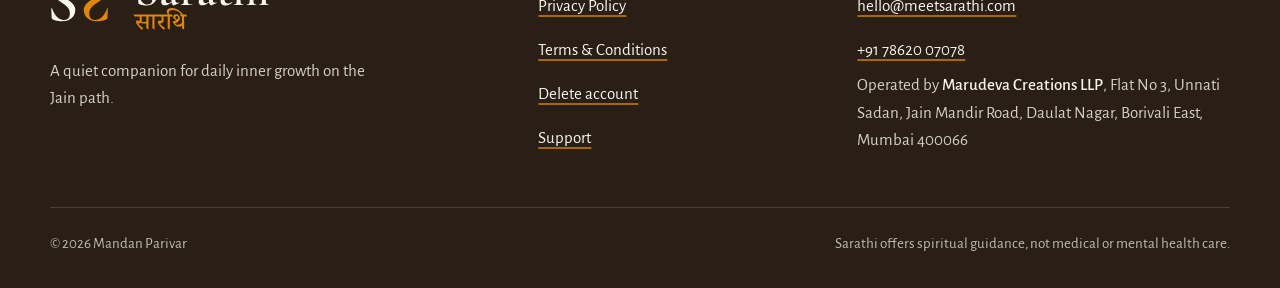
<file: terms/index.html>
<!doctype html>
<html lang="en" class="no-js">
<head>
<meta charset="utf-8">
<meta name="viewport" content="width=device-width, initial-scale=1">
<title>Terms &amp; Conditions | सारथि Sarathi</title>
<meta name="description" content="The terms for using the Sarathi app: who can use it, what it is and is not, plans and payments, and how to reach us.">
<link rel="canonical" href="https://meetsarathi.com/terms/">
<meta name="theme-color" content="#E18601">
<meta name="color-scheme" content="light">
<link rel="icon" href="/assets/img/favicon.svg" type="image/svg+xml">
<link rel="icon" href="/assets/img/icon-512.png" type="image/png" sizes="512x512">
<link rel="apple-touch-icon" href="/assets/img/apple-touch-icon.png">
<meta property="og:type" content="website">
<meta property="og:site_name" content="Sarathi">
<meta property="og:locale" content="en_IN">
<meta property="og:title" content="Terms &amp; Conditions | Sarathi">
<meta property="og:description" content="The terms for using the Sarathi app: who can use it, what it is and is not, plans and payments, and how to reach us.">
<meta property="og:url" content="https://meetsarathi.com/terms/">
<meta property="og:image" content="https://meetsarathi.com/assets/img/og-image.png">
<meta property="og:image:width" content="1200">
<meta property="og:image:height" content="630">
<meta property="og:image:alt" content="The Sarathi mark with the words सारथि Sarathi and the line A quiet companion, not a coach.">
<meta name="twitter:card" content="summary_large_image">
<meta name="twitter:title" content="Terms &amp; Conditions | Sarathi">
<meta name="twitter:description" content="The terms for using the Sarathi app: who can use it, what it is and is not, plans and payments, and how to reach us.">
<meta name="twitter:image" content="https://meetsarathi.com/assets/img/og-image.png">
<meta name="twitter:image:alt" content="The Sarathi mark with the words सारथि Sarathi and the line A quiet companion, not a coach.">
<link rel="preconnect" href="https://fonts.googleapis.com">
<link rel="preconnect" href="https://fonts.gstatic.com" crossorigin>
<link rel="stylesheet" href="https://fonts.googleapis.com/css2?family=Alegreya+Sans:wght@400;500;700&amp;family=Cormorant+Garamond:wght@500;600&amp;family=Noto+Serif+Devanagari:wght@500;600&amp;display=swap">
<link rel="stylesheet" href="/assets/css/site.css">
<script>document.documentElement.className = 'js';</script>
<script src="/assets/js/site.js" defer></script>
</head>
<body>
<a class="skip-link" href="#main">Skip to content</a>
<header class="site-header">
  <div class="wrap header-inner">
    <a class="brand" href="/"><img src="/assets/img/logo-horizontal.svg" alt="" width="138" height="44"><span class="visually-hidden">Sarathi, home</span></a>
    <button class="menu-btn" type="button" aria-expanded="false" aria-controls="site-nav"><span class="bars" aria-hidden="true"></span>Menu</button>
    <nav id="site-nav" class="site-nav" aria-label="Main">
      <ul>
        <li><a href="/#about">About</a></li>
        <li><a href="/#features">Features</a></li>
        <li><a href="/#how-it-works">How it works</a></li>
        <li><a href="/#faq">FAQ</a></li>
        <li><a href="/support/">Support</a></li>
      </ul>
    </nav>
  </div>
</header>
<main id="main" class="legal">
  <header class="legal-head">
    <h1>Terms &amp; Conditions</h1>
    <p>For the app <strong>Sarathi</strong> (Android package <code>com.meetsarathi.app</code>, and on the Apple App Store), published by the developer <strong>Marudeva Creations LLP</strong>.</p>
    <p class="legal-date">Effective 17 October 2026</p>
  </header>
<div class="summary">
  <p>These Terms &amp; Conditions are the agreement between you and Marudeva Creations LLP for using सारथि Sarathi. The key points:</p>
  <ul>
    <li>You must be 18 or older to use Sarathi, and it is offered in India.</li>
    <li>Sarathi offers guidance for reflection. It is not medical, psychological or emergency care, and its AI replies can be wrong.</li>
    <li>If you are in crisis, call Tele-MANAS on 14416 (free, 24×7). If you are in danger, call 112.</li>
    <li>Your journal belongs to you. You give us only the permission we need to run Sarathi for you.</li>
    <li>Please use Sarathi fairly: no misuse, copying, scraping or reverse engineering.</li>
    <li>Sarathi is free during the beta. If paid plans come later, you will see the price and terms before you pay, and we will never charge you without your clear consent.</li>
    <li>Indian law applies and the courts at Mumbai have jurisdiction. Your rights as a consumer are not affected.</li>
  </ul>
</div>

<h2 id="about-these-terms">1. About these Terms</h2>
<p>These Terms &amp; Conditions (“Terms”) are a binding agreement between you and <strong>Marudeva Creations LLP</strong>, Flat No 3, Unnati Sadan, Jain Mandir Road, Daulat Nagar, Borivali East, Mumbai 400066, Maharashtra, India (“we”, “us”). We operate the सारथि Sarathi mobile app and the website meetsarathi.com (together, “Sarathi”).</p>
<p>By creating an account or using Sarathi, you agree to these Terms. If you do not agree, please do not use Sarathi. Our <a href="/privacy/">Privacy Policy</a> explains how we handle your personal data and forms part of these Terms.</p>
<p>These Terms are an electronic record under the Information Technology Act, 2000. They do not need a physical or digital signature.</p>

<h2 id="who-can-use">2. Who can use Sarathi</h2>
<ul>
  <li>You must be <strong>18 or older</strong> and able to enter into a contract under Indian law. We check your age once at sign-up. If we learn that someone under 18 has an account, we will close it and delete its data.</li>
  <li>Sarathi is offered to people in India.</li>
  <li>Your account is for you alone. Please give accurate information and keep it up to date.</li>
  <li>If you are the lawful guardian of an adult with a disability who would like to use Sarathi, please contact us first.</li>
</ul>

<h2 id="what-sarathi-is">3. What Sarathi is, and what it is not</h2>
<p>Sarathi is a quiet companion for daily reflection, rooted in Jain teaching. It offers a daily wisdom card, gentle nudges, an evening journal, the Karma Mirror, Ask Sarathi, practices and a sounds library.</p>
<p><strong>Sarathi offers guidance for reflection. It is not:</strong></p>
<ul>
  <li>medical, psychological, psychiatric or counselling care, or a replacement for a doctor or therapist;</li>
  <li>an emergency or crisis service;</li>
  <li>a religious authority, or a replacement for the guidance of your guru, the monks and nuns of your tradition, or a learned teacher; or</li>
  <li>legal, financial or other professional advice.</li>
</ul>
<p>Sarathi is not a medical device and does not diagnose, treat, cure or prevent any medical or mental health condition. Its mood check-ins, Karma Mirror and levels are tools for self-reflection, not a medical or psychological assessment, a judgement of you or a measure of your worth.</p>
<p>Please consult a doctor or another qualified health professional for medical advice, diagnosis or treatment, and check with them before making any decision about your health. Keep using any care you already receive, and never stop or change a treatment because of something Sarathi said.</p>

<h2 id="in-crisis">4. If you are in crisis</h2>
<p>If you are thinking about harming yourself, or you feel unable to cope, please reach out to someone now:</p>
<ul>
  <li><strong>Tele-MANAS: <a href="tel:14416">14416</a></strong> or <a href="tel:18008914416">1-800-891-4416</a>. Free, confidential mental health support from the Government of India, 24 hours a day, in many Indian languages.</li>
  <li><strong>If you or someone else is in immediate danger, call <a href="tel:112">112</a></strong>, or go to the nearest hospital.</li>
</ul>
<p>The Help-Me button in the app shows these numbers. When you tap it, our small team may also follow up with care, but we cannot promise how quickly. Sarathi is not monitored around the clock, and no one watches your journal or conversations as you write them.</p>

<h2 id="your-account">5. Your account</h2>
<ul>
  <li>You sign in with your phone number (using a one-time code) or with your email and password. Sign in with Google and Sign in with Apple are coming soon; our <a href="/privacy/#google-apple-sign-in">Privacy Policy</a> explains what they share with us. Keep your codes, passwords and these accounts private and do not share your Sarathi account.</li>
  <li>You are responsible for what happens in your account, unless it is caused by our failure to keep it secure.</li>
  <li>Tell us straight away at <a href="mailto:hello@meetsarathi.com">hello@meetsarathi.com</a> if you think someone else has used your account.</li>
  <li>We will never ask you for your password or for a one-time code by email, phone or message.</li>
</ul>

<h2 id="ai-content">6. AI-generated replies</h2>
<p>Sarathi uses artificial intelligence, provided by third-party AI providers, to write reflections, answer questions and choose passages from its library. Your journal and chat text is sent to these providers only after you give your permission in the app. Our <a href="/privacy/#how-ai-is-used">Privacy Policy</a> names the providers and says exactly what they receive. Please keep in mind:</p>
<ul>
  <li>AI replies are generated automatically. They can be inaccurate, incomplete or out of date, they may not fit your situation, and they may sometimes state or attribute a teaching wrongly.</li>
  <li>We use safeguards to keep replies on topic and to block harmful or offensive content, but no safeguard is perfect.</li>
  <li>Use your own judgement. For important matters of practice or belief, check with a learned teacher or the original texts.</li>
  <li>Do not rely on Sarathi for decisions about your health, safety, money or legal matters.</li>
</ul>
<h3 id="report-ai-reply">Reporting a reply</h3>
<p>If a reply seems wrong, hurtful, offensive, unsafe or inappropriate, please report it:</p>
<ul>
  <li><strong>In the app:</strong> tap <strong>Report this reply</strong> on the reflection or answer, choose a reason and, if you like, add a note. You do not need to leave the app.</li>
  <li><strong>By email:</strong> write to <a href="mailto:hello@meetsarathi.com?subject=Report%20a%20reply">hello@meetsarathi.com</a> with the subject “Report a reply”.</li>
</ul>
<p>We review every report within 2 working days, act on it where needed, and use what we learn to make Sarathi’s safeguards better.</p>
<p>You may use the replies Sarathi gives you for your own personal, non-commercial purposes.</p>

<h2 id="content-library">7. The content library</h2>
<p>Sarathi includes teachings, passages from scriptures and other texts, translations, meditations, stotras, chants, talks and other audio (the “content library”). Some of it was created for Sarathi and some is used under licence from its owners or is in the public domain.</p>
<p>The content library is for your personal, non-commercial and devotional use within the app. Please do not copy, download (except where the app offers it), record, redistribute, broadcast or sell it, and please treat sacred texts with respect. If you believe any content infringes your rights, contact our Grievance Officer (<a href="#grievance-officer">section 21</a>) and we will look into it promptly.</p>

<h2 id="your-content">8. Your content</h2>
<p>Your journal entries, answers, questions and voice recordings (“your content”) belong to you.</p>
<p>You give us a limited, non-exclusive, royalty-free permission to store, process and send your content, including to the service providers named in our <a href="/privacy/">Privacy Policy</a>, only to run Sarathi for you, keep it safe, and as described in that policy. This permission ends when your content is deleted, subject to the limited legal retention explained in the Privacy Policy.</p>
<p>We will not publish your content, and we will not use it to train AI models.</p>
<p>Please make sure your content is lawful. Your journal is about you, so try not to include other people’s private details without their permission.</p>

<h2 id="acceptable-use">9. Acceptable use</h2>
<p>Please use Sarathi in the spirit it was made. You agree not to:</p>
<ul>
  <li>use Sarathi if you are under 18, or let anyone else use your account;</li>
  <li>pretend to be someone else, or give false information;</li>
  <li>copy, modify, translate, sell, rent or sublicense the app or its content;</li>
  <li>reverse engineer, decompile or disassemble the app, or try to extract its source code, models or instructions, except where the law allows this despite these Terms;</li>
  <li>scrape or crawl Sarathi, access it with bots or other automated means, or mine the content library or AI replies to build another product or to train AI models;</li>
  <li>get around security, usage limits or safety features, or try to make Sarathi produce harmful content;</li>
  <li>test Sarathi for security weaknesses without our written permission (if you find one, please tell us at <a href="mailto:hello@meetsarathi.com">hello@meetsarathi.com</a>);</li>
  <li>upload viruses or harmful code, or overload or disrupt our systems;</li>
  <li>use Sarathi to create, store or send anything that is unlawful; obscene or pornographic; harmful to children; defamatory; harassing; invasive of another person’s privacy; hateful or insulting on the basis of religion, caste, gender, ethnicity or similar grounds; encouraging violence; infringing anyone’s intellectual property; knowingly false or misleading; or threatening the unity, integrity, defence, security or sovereignty of India, its friendly relations with other countries, or public order;</li>
  <li>use Sarathi for a commercial purpose, such as offering paid coaching through it, without our written permission; or</li>
  <li>abuse or threaten our team.</li>
</ul>
<p>None of this stops you writing honestly in your journal about how you feel, including painful feelings. If you are having thoughts of harming yourself, please use Help-Me or call Tele-MANAS on 14416.</p>
<p>If content or an account breaks these rules, we may remove the content or suspend the account, as Indian law requires. We will remind you of these rules at least once a year.</p>

<h2 id="pricing">10. Free now, paid plans later</h2>
<h3>During the beta</h3>
<p>Sarathi is free during the beta. In future, we may offer paid plans or make some features paid. We will tell you in the app at least 30 days before any feature you can use for free becomes paid. You can then decide whether to pay, keep using any free features, or export your data and leave.</p>
<h3>Before you buy</h3>
<p>Before any purchase, we will clearly show you:</p>
<ul>
  <li>the total price in Indian rupees, including taxes;</li>
  <li>what the plan includes;</li>
  <li>the billing period (for example monthly or yearly);</li>
  <li>whether there is a free trial, how long it lasts and what happens when it ends;</li>
  <li>whether the plan renews automatically;</li>
  <li>how to cancel, and the refund terms; and</li>
  <li>that the seller is Marudeva Creations LLP.</li>
</ul>
<p>We will charge you only after you clearly agree by an affirmative action, such as tapping a button to confirm. We will never use pre-ticked boxes, hidden charges or tricks to get you to pay or to stop you cancelling.</p>
<h3>How you pay</h3>
<p>Purchases inside the app are made through Google Play billing on Android or the Apple App Store on iPhone. Payment is charged to your Google Play or Apple account when you confirm the purchase. If we offer plans on our website, they are paid through the payment partner shown to you at checkout. The store’s or payment partner’s terms also apply to the payment. We never see your card, UPI or bank details.</p>
<p>Any features that are free will stay usable without a paid plan, and we will show you clearly which features need one.</p>
<h3 id="renewal-and-cancellation">Renewal and cancellation</h3>
<ul>
  <li>A subscription renews automatically at the end of each billing period, for the same period and at the current price (see “Price changes” below), until you cancel it. Your store account is charged for the renewal within the 24 hours before the current period ends.</li>
  <li>To stop renewal, cancel at least 24 hours before the end of the current period.</li>
  <li>You can cancel at any time. On Android, open the Google Play Store app, tap your profile picture, then <strong>Payments &amp; subscriptions → Subscriptions</strong>. On iPhone, open <strong>Settings</strong>, tap your name, then <strong>Subscriptions</strong>. Sarathi’s own settings will also link straight to these pages. For other payment partners, cancel as shown at checkout.</li>
  <li>When you cancel, you keep access until the end of the period you have paid for, and you will not be charged again.</li>
  <li>Deleting the app or your Sarathi account does not cancel a store subscription. Please cancel it in the store too.</li>
  <li><strong>Free trials:</strong> before a trial starts, we will show you how long it lasts, the price you will pay after it, and when the first charge happens. If you do not cancel at least 24 hours before the trial ends, it turns automatically into a paid subscription and you will be charged that price. If you buy a subscription during a trial, any unused part of the trial ends.</li>
  <li>If you pay through a payment partner in India, recurring payments follow Reserve Bank of India rules, including advance notice before each charge.</li>
</ul>
<h3>Price changes</h3>
<p>If we change the price of a plan, we will tell you in advance. The change will not affect a period you have already paid for, and you can cancel before the new price applies. The stores may also ask for your consent to a higher price.</p>
<h3>Refunds</h3>
<ul>
  <li>Refunds for purchases made through Google Play or the App Store are handled by Google or Apple under their refund policies. We will help you with the request.</li>
  <li>For purchases made directly with us, the refund terms will be shown at checkout.</li>
  <li>If a paid feature does not work as described and we cannot fix it within a reasonable time, contact us and we will put it right, including with a refund where appropriate. We process accepted refunds within a reasonable time and as the law requires.</li>
  <li>Nothing in these Terms limits your rights under the Consumer Protection Act, 2019 or the Consumer Protection (E-Commerce) Rules, 2020.</li>
</ul>

<h2 id="intellectual-property">11. Intellectual property</h2>
<p>The Sarathi app, the name सारथि Sarathi, its logo, design, software, and the text, teachings and audio created for Sarathi are owned by Mandan Parivar Trust (and, where relevant, its licensors). They are licensed to Marudeva Creations LLP. Third-party content in the library belongs to its owners.</p>
<p>We give you a personal, limited, non-exclusive, non-transferable and revocable licence to install and use the app on devices you own or control, for your personal, non-commercial use, in line with these Terms. You receive no other rights. Please do not use our names or logos without written permission.</p>

<h2 id="feedback">12. Feedback</h2>
<p>We welcome feedback, especially during the beta. If you send us ideas or suggestions, you allow us and Mandan Parivar Trust to use them freely, without payment or any obligation to you. We will not publish your name or personal details with your feedback without your permission. Please do not paste journal entries into feedback unless you are comfortable with our team reading them.</p>

<h2 id="beta-and-changes">13. Beta, changes and availability</h2>
<p>Sarathi is in beta, so features may change, be added or be removed, and there may be interruptions or errors. We work to keep Sarathi running well, but we cannot promise it will always be available.</p>
<p>We will tell you in the app before any significant change. If we ever decide to close Sarathi, we will give you at least 30 days’ notice so you can export your data. If you have paid for a period that has not been used, we will refund it for direct purchases and help you request a refund for store purchases.</p>

<h2 id="suspension">14. Suspension and ending your use</h2>
<ul>
  <li><strong>You</strong> can stop using Sarathi at any time and delete your account in the app. See <a href="/delete-account/">Delete your account</a>.</li>
  <li><strong>We</strong> may suspend or end your access if you seriously or repeatedly break these Terms, if the law requires it, or to protect you, other people or Sarathi. Unless it is urgent or the law prevents it, we will tell you why and give you a chance to respond.</li>
  <li>When your access ends, your licence to use Sarathi ends. Your data is then handled as our <a href="/privacy/">Privacy Policy</a> describes, and you may ask us for an export unless the law prevents it.</li>
  <li>Sections 8, 11, 15, 16, 17, 20 and 22 continue to apply after your use ends.</li>
</ul>

<h2 id="disclaimers">15. Disclaimers</h2>
<p>To the extent the law allows, Sarathi is provided “as is” and “as available”. We work hard to make Sarathi helpful, accurate and safe, but we do not promise that it will be uninterrupted or error-free, or that it will bring any particular spiritual, emotional or other result. Nothing in these Terms takes away rights you have under consumer law that cannot be excluded.</p>

<h2 id="liability">16. Limitation of liability</h2>
<p>To the extent the law allows:</p>
<ul>
  <li>we are not liable for indirect or consequential losses, such as loss of profits or opportunities, or for decisions you make based on Sarathi’s replies; and</li>
  <li>our total liability to you for all claims relating to Sarathi is limited to the greater of the amount you paid us for Sarathi in the 12 months before the claim, or ₹1,000.</li>
</ul>
<p>We do not limit our liability for death or personal injury caused by our negligence, for fraud or wilful misconduct, or for anything else that the law does not allow us to limit.</p>

<h2 id="indemnity">17. Indemnity</h2>
<p>If someone brings a claim against us because you broke these Terms, misused Sarathi or broke the law or another person’s rights, you agree to cover our reasonable losses and costs (including reasonable legal fees), to the extent they were caused by you. This does not apply to losses caused by us.</p>

<h2 id="app-stores">18. App stores and other services</h2>
<p>You download Sarathi from Google Play or the Apple App Store, and their terms also apply to your use of the store. We, not the stores, are responsible for Sarathi and its content. Sarathi relies on service providers named in our <a href="/privacy/">Privacy Policy</a>.</p>
<h3 id="apple-terms">If you downloaded Sarathi from the Apple App Store</h3>
<ul>
  <li><strong>Acknowledgement:</strong> these Terms are between you and Marudeva Creations LLP only, not Apple. We, not Apple, are solely responsible for Sarathi and its content. These Terms do not override the Usage Rules in the Apple Media Services Terms and Conditions.</li>
  <li><strong>Scope of licence:</strong> the licence in <a href="#intellectual-property">section 11</a> lets you use Sarathi on Apple-branded products that you own or control, as the Usage Rules allow. Other accounts linked to yours through Family Sharing or volume purchasing may also use it.</li>
  <li><strong>Maintenance and support:</strong> we alone are responsible for providing maintenance and support for Sarathi, as these Terms describe or the law requires (see our <a href="/support/">Support</a> page). Apple has no obligation to provide any maintenance or support for Sarathi.</li>
  <li><strong>Warranty:</strong> if Sarathi fails to meet any warranty that applies and has not been effectively disclaimed, you may tell Apple, and Apple will refund the purchase price (if any). To the extent the law allows, Apple has no other warranty obligation for Sarathi, and any other claims, losses, liabilities, damages, costs or expenses caused by a failure to meet a warranty are our responsibility.</li>
  <li><strong>Product claims:</strong> we, not Apple, are responsible for dealing with any claims by you or a third party about Sarathi or your use of it, including product liability claims, claims that Sarathi fails to meet a legal or regulatory requirement, and claims under consumer protection, privacy or similar laws.</li>
  <li><strong>Intellectual property:</strong> if a third party claims that Sarathi, or your possession and use of it, infringes their intellectual property rights, we, not Apple, are solely responsible for investigating, defending, settling and discharging that claim.</li>
  <li><strong>Legal compliance:</strong> you confirm that you are not located in a country subject to a United States Government embargo or designated by it as a “terrorist supporting” country, and that you are not on any United States Government list of prohibited or restricted parties.</li>
  <li><strong>Our contact details:</strong> please send questions, complaints or claims about Sarathi to Marudeva Creations LLP, Flat No 3, Unnati Sadan, Jain Mandir Road, Daulat Nagar, Borivali East, Mumbai 400066, Maharashtra, India; email <a href="mailto:hello@meetsarathi.com">hello@meetsarathi.com</a>; phone <a href="tel:+917862007078">+91 78620 07078</a>.</li>
  <li><strong>Third-party terms:</strong> when you use Sarathi, you must also follow any third-party agreements that apply, such as your mobile network or data plan terms.</li>
  <li><strong>Third-party beneficiary:</strong> Apple and its subsidiaries are third-party beneficiaries of these Terms. Once you accept these Terms, Apple has the right (and is taken to have accepted the right) to enforce them against you as a third-party beneficiary.</li>
</ul>

<h2 id="changes">19. Changes to these Terms</h2>
<p>We may update these Terms when Sarathi or the law changes. If a change is significant, we will tell you in the app at least 15 days before it takes effect. Changes do not apply to anything that happened before they take effect. If you keep using Sarathi after a change takes effect, you accept the new Terms. If you do not agree, please stop using Sarathi and delete your account. Changes to paid plans also follow <a href="#pricing">section 10</a>.</p>

<h2 id="law-and-disputes">20. Governing law and disputes</h2>
<ul>
  <li>These Terms are governed by the laws of India.</li>
  <li>If you have a problem, please contact us first (<a href="#grievance-officer">section 21</a>). Most issues can be solved quickly that way.</li>
  <li>Subject to the points below, the courts at Mumbai, Maharashtra have exclusive jurisdiction over any dispute about Sarathi or these Terms.</li>
  <li>This does not limit your right as a consumer to file a complaint before the Consumer Commission where you live or work, under the Consumer Protection Act, 2019. You can also get help from the National Consumer Helpline on <a href="tel:1915">1915</a> or at <a href="https://consumerhelpline.gov.in" rel="noopener">consumerhelpline.gov.in</a>.</li>
  <li>For complaints about your personal data, you may also approach the Data Protection Board of India, as our <a href="/privacy/#grievance-officer">Privacy Policy</a> explains.</li>
</ul>

<h2 id="grievance-officer">21. Grievance Officer and contact</h2>
<p>For complaints about Sarathi, its content, a purchase or these Terms, contact our Grievance Officer:</p>
<p><strong>Grievance Officer: Project Coordinator, Sarathi</strong><br>
Marudeva Creations LLP<br>
Flat No 3, Unnati Sadan, Jain Mandir Road, Daulat Nagar,<br>
Borivali East, Mumbai 400066, Maharashtra, India<br>
Email: <a href="mailto:hello@meetsarathi.com">hello@meetsarathi.com</a><br>
Phone: <a href="tel:+917862007078">+91 78620 07078</a></p>
<p>We acknowledge every complaint within 24 hours and resolve it within 15 days of receiving it.</p>

<h2 id="general">22. General</h2>
<ul>
  <li><strong>Whole agreement:</strong> these Terms, our Privacy Policy and any purchase terms shown to you at checkout are the whole agreement between you and us about Sarathi.</li>
  <li><strong>If part is invalid:</strong> if a court finds part of these Terms invalid, the rest still applies.</li>
  <li><strong>No waiver:</strong> if we do not enforce a term straight away, we can still enforce it later.</li>
  <li><strong>Transfer:</strong> you may not transfer your rights under these Terms. We may transfer ours to an organisation that takes over Sarathi, if we tell you first and your rights are not reduced.</li>
  <li><strong>Events beyond control:</strong> we are not responsible for delays or failures caused by events beyond our reasonable control, such as natural disasters, power or network failures, or government action.</li>
  <li><strong>Language:</strong> if we provide these Terms in another language and the versions differ, the English version applies.</li>
  <li><strong>Notices:</strong> we will contact you through the app, by email or by SMS. You can reach us at <a href="mailto:hello@meetsarathi.com">hello@meetsarathi.com</a> or at the address above.</li>
</ul>
<p>Version 1.1. Effective 17 October 2026.</p>
</main>
<footer class="site-footer">
  <div class="wrap">
    <div class="footer-grid">
      <div class="footer-brand">
        <a class="brand" href="/"><img src="/assets/img/logo-horizontal-reversed.svg" alt="Sarathi सारथि, home" width="220" height="70"></a>
        <p>A quiet companion for daily inner growth on the Jain path.</p>
      </div>
      <nav class="footer-col" aria-labelledby="footer-links">
        <h2 id="footer-links">Policies and help</h2>
        <ul>
          <li><a href="/privacy/">Privacy Policy</a></li>
          <li><a href="/terms/">Terms &amp; Conditions</a></li>
          <li><a href="/delete-account/">Delete account</a></li>
          <li><a href="/support/">Support</a></li>
        </ul>
      </nav>
      <div class="footer-col">
        <h2>Contact</h2>
        <ul>
          <li><a href="mailto:hello@meetsarathi.com">hello@meetsarathi.com</a></li>
          <li><a href="tel:+917862007078">+91 78620 07078</a></li>
        </ul>
        <address>Operated by <strong>Marudeva Creations LLP</strong>, Flat No 3, Unnati Sadan, Jain Mandir Road, Daulat Nagar, Borivali East, Mumbai 400066</address>
      </div>
    </div>
    <div class="footer-base">
      <p>© 2026 Mandan Parivar</p>
      <p>Sarathi offers spiritual guidance, not medical or mental health care.</p>
    </div>
  </div>
</footer>
</body>
</html>
</file>
<file: assets/css/site.css>
/* =========================================================================
   सारथि Sarathi · meetsarathi.com
   One stylesheet. No build step.
   Owner rule (17 Oct 2026): the red bindi (kanku flame) stays on every logo, at every size.
   Brand rules: Kanku is kept for the bindi. Cocoa is the text colour
   on cream. Kesar is a fill and stroke colour here (it is below AA as text on
   cream). No shadows or gradients on the mark. Motion is gentle (>= 400ms,
   ease-in-out); only the flame moves continuously; reduced motion is honoured.
   ========================================================================= */

:root {
  /* Brand palette */
  --kesar: #E18601;
  --cocoa: #2A1F14;
  --kanku: #D01F3F;
  --cream: #FBF6EE;
  --sand: #EDDCC2;
  --deep-sand: #D9C2A0;
  --muted: #6B5A45;

  /* Derived surfaces (tints of the palette) */
  --card: #FFFDF9;
  --card-glass: rgba(255, 253, 249, 0.72);
  --card-edge: rgba(255, 255, 255, 0.85);
  --line: rgba(42, 31, 20, 0.12);
  --line-strong: rgba(42, 31, 20, 0.22);
  --sand-glass: rgba(237, 220, 194, 0.55);

  /* Morning wash (page background only, never on the mark) */
  --wash-peach: rgba(255, 216, 170, 0.74);
  --wash-gold: rgba(244, 204, 120, 0.50);
  --wash-coral: rgba(242, 166, 134, 0.36);
  --wash-rose: rgba(236, 174, 174, 0.34);

  /* Type */
  --serif: "Cormorant Garamond", "Cormorant", Garamond, Georgia, serif;
  --sans: "Alegreya Sans", "Segoe UI", system-ui, -apple-system, sans-serif;
  --deva: "Noto Serif Devanagari", "Noto Serif", serif;
  --guj: "Noto Serif Gujarati", "Noto Serif", serif;

  --fs-xs: 0.875rem;     /* 14 */
  --fs-sm: 0.9375rem;    /* 15 */
  --fs-body: 1.0625rem;  /* 17 */
  --fs-lead: clamp(1.125rem, 1.05rem + 0.35vw, 1.3125rem);
  --fs-h3: clamp(1.375rem, 1.3rem + 0.3vw, 1.5625rem);
  --fs-h2: clamp(2.125rem, 1.55rem + 2.2vw, 3.25rem);
  --fs-h1: clamp(2.75rem, 1.35rem + 5.2vw, 5.375rem);

  /* Space and shape */
  --gutter: clamp(16px, 4.5vw, 48px);
  --max: 1180px;
  --section: clamp(4.5rem, 3rem + 6vw, 8.5rem);
  --r-card: 26px;
  --r-sm: 14px;
  --r-pill: 999px;

  /* Motion */
  --ease: cubic-bezier(0.45, 0.05, 0.55, 0.95);
  --dur: 480ms;
}

/* ---------- Base ---------------------------------------------------------- */

*, *::before, *::after { box-sizing: border-box; }

html {
  -webkit-text-size-adjust: 100%;
  text-size-adjust: 100%;
  scroll-behavior: smooth;
  background: var(--cream) url("data:image/svg+xml,%3Csvg xmlns='http://www.w3.org/2000/svg' width='180' height='180'%3E%3Cfilter id='n'%3E%3CfeTurbulence type='fractalNoise' baseFrequency='.85' numOctaves='3' stitchTiles='stitch'/%3E%3CfeColorMatrix values='0 0 0 0 .42 0 0 0 0 .32 0 0 0 0 .22 0 0 0 .12 0'/%3E%3C/filter%3E%3Crect width='100%25' height='100%25' filter='url(%23n)'/%3E%3C/svg%3E");
  overflow-x: clip;
}

body {
  margin: 0;
  min-height: 100vh;
  background: transparent;
  color: var(--cocoa);
  font-family: var(--sans);
  font-size: var(--fs-body);
  line-height: 1.6;
  font-kerning: normal;
  text-rendering: optimizeLegibility;
  -webkit-font-smoothing: antialiased;
  overflow-x: clip;
  position: relative;
  display: flex;
  flex-direction: column;
}
body > main { flex: 1 0 auto; }

/* Morning light from above: two soft washes on the body that slowly
   cross-fade (the drift) and fade toward cream down the page. The film grain
   sits on the page canvas (html background). Nothing extends past the body,
   so there is never extra scroll. */
body::before,
body::after {
  content: "";
  position: absolute;
  top: 0;
  left: 0;
  right: 0;
  height: min(clamp(1200px, 110vh + 30vmax, 1900px), 100%);
  pointer-events: none;
  z-index: -1;
  -webkit-mask-image: linear-gradient(180deg, #000 42%, transparent 92%);
  mask-image: linear-gradient(180deg, #000 42%, transparent 92%);
}
body::before {
  background:
    radial-gradient(40vmax 30vmax at 26% 10%, var(--wash-gold), transparent 70%),
    radial-gradient(42vmax 32vmax at 80% 14%, var(--wash-peach), transparent 70%),
    radial-gradient(38vmax 30vmax at 10% 46%, var(--wash-rose), transparent 70%),
    radial-gradient(38vmax 30vmax at 92% 52%, var(--wash-coral), transparent 70%);
}
body::after {
  background:
    radial-gradient(44vmax 34vmax at 8% 12%, var(--wash-peach), transparent 70%),
    radial-gradient(40vmax 30vmax at 94% 16%, var(--wash-gold), transparent 70%),
    radial-gradient(36vmax 30vmax at 16% 54%, var(--wash-coral), transparent 70%),
    radial-gradient(40vmax 30vmax at 88% 60%, var(--wash-rose), transparent 70%),
    radial-gradient(56vmax 36vmax at 50% 34%, rgba(255, 253, 249, 0.5), transparent 75%);
  animation: wash-drift 36s var(--ease) infinite alternate;
}
@keyframes wash-drift {
  from { opacity: 1; }
  to   { opacity: 0.25; }
}

img, svg { display: block; max-width: 100%; height: auto; }
svg { overflow: visible; }

h1, h2, h3, h4 {
  font-family: var(--serif);
  font-weight: 600;
  line-height: 1.12;
  letter-spacing: -0.005em;
  margin: 0;
  text-wrap: balance;
  font-variant-numeric: lining-nums;
}
p { margin: 0; text-wrap: pretty; }
ul, ol { margin: 0; padding: 0; }

a {
  color: inherit;
  text-decoration-line: underline;
  text-decoration-color: var(--kesar);
  text-decoration-thickness: 2px;
  text-underline-offset: 0.22em;
  transition: text-decoration-color var(--dur) var(--ease), color var(--dur) var(--ease);
}
a:hover { text-decoration-color: var(--cocoa); }

:focus-visible {
  outline: 3px solid var(--cocoa);
  outline-offset: 3px;
  border-radius: 6px;
}

::selection { background: var(--sand); color: var(--cocoa); }

/* Devanagari and Gujarati: Noto Serif, never italic */
.deva, :lang(hi) { font-family: var(--deva); font-style: normal; }
.guj, :lang(gu) { font-family: var(--guj); font-style: normal; }
.deva { font-weight: 600; font-size: 1.04em; }
span.deva, span:lang(hi), span:lang(gu) { line-height: 1; }
h1 .deva, h2 .deva, h3 .deva, summary .deva { font-size: 0.82em; font-weight: 500; }

.visually-hidden {
  position: absolute !important;
  width: 1px; height: 1px;
  margin: -1px; padding: 0;
  overflow: hidden;
  clip: rect(0 0 0 0);
  white-space: nowrap;
  border: 0;
}

.skip-link {
  position: absolute;
  left: 16px;
  top: -120px;
  z-index: 100;
  padding: 12px 18px;
  min-height: 44px;
  background: var(--cocoa);
  color: var(--cream);
  font-weight: 500;
  border-radius: var(--r-sm);
  text-decoration: none;
}
.skip-link:focus { top: 12px; outline-color: var(--kesar); }

.wrap {
  width: min(100% - 2 * var(--gutter), var(--max));
  margin-inline: auto;
}

/* ---------- Header and navigation ---------------------------------------- */

.site-header {
  position: relative;
  z-index: 20;
  padding-block: 18px;
}
.header-inner {
  display: flex;
  align-items: center;
  justify-content: space-between;
  gap: 16px;
}
.brand {
  display: inline-flex;
  align-items: center;
  min-height: 44px;
  padding-block: 4px;
  text-decoration: none;
  border-radius: 8px;
}
.brand img { height: 44px; width: auto; }

.site-nav ul {
  list-style: none;
  display: flex;
  flex-wrap: wrap;
  gap: 4px;
}
.site-nav a {
  display: inline-flex;
  align-items: center;
  min-height: 44px;
  padding: 0 16px;
  border-radius: var(--r-pill);
  font-weight: 500;
  font-size: var(--fs-sm);
  letter-spacing: 0.01em;
  text-decoration: none;
  transition: background-color var(--dur) var(--ease);
}
.site-nav a:hover { background: rgba(255, 253, 249, 0.85); }
.site-nav a[aria-current="page"] { background: var(--card); box-shadow: inset 0 0 0 1px var(--line); }

.menu-btn {
  display: none;
  align-items: center;
  gap: 10px;
  min-height: 44px;
  min-width: 44px;
  padding: 0 16px;
  border: 1px solid var(--line-strong);
  border-radius: var(--r-pill);
  background: var(--card-glass);
  color: var(--cocoa);
  font: 500 var(--fs-sm)/1 var(--sans);
  cursor: pointer;
  -webkit-backdrop-filter: blur(12px);
  backdrop-filter: blur(12px);
}
.menu-btn .bars { position: relative; width: 16px; height: 10px; }
.menu-btn .bars::before,
.menu-btn .bars::after {
  content: "";
  position: absolute;
  left: 0; right: 0;
  height: 1.5px;
  background: currentColor;
  border-radius: 2px;
  transition: transform var(--dur) var(--ease), top var(--dur) var(--ease);
}
.menu-btn .bars::before { top: 1px; }
.menu-btn .bars::after { top: 7.5px; }
.menu-open .menu-btn .bars::before { top: 4.25px; transform: rotate(45deg); }
.menu-open .menu-btn .bars::after { top: 4.25px; transform: rotate(-45deg); }

@media (min-width: 900px) {
  .site-nav ul {
    padding: 5px;
    background: var(--card-glass);
    border: 1px solid var(--card-edge);
    box-shadow: inset 0 0 0 1px var(--line);
    border-radius: var(--r-pill);
    -webkit-backdrop-filter: blur(14px);
    backdrop-filter: blur(14px);
  }
}

@media (max-width: 899.98px) {
  .js .menu-btn { display: inline-flex; }
  .js .site-nav {
    position: absolute;
    top: calc(100% - 4px);
    left: var(--gutter);
    right: var(--gutter);
    padding: 8px;
    background: var(--card);
    border: 1px solid var(--line);
    border-radius: 22px;
    box-shadow: 0 24px 48px -28px rgba(80, 50, 20, 0.45);
    opacity: 0;
    visibility: hidden;
    transform: translateY(-6px);
    transition: opacity var(--dur) var(--ease), transform var(--dur) var(--ease), visibility 0s linear var(--dur);
  }
  .js.menu-open .site-nav {
    opacity: 1;
    visibility: visible;
    transform: none;
    transition: opacity var(--dur) var(--ease), transform var(--dur) var(--ease), visibility 0s;
  }
  .js .site-nav ul { flex-direction: column; gap: 2px; }
  .js .site-nav a {
    display: flex;
    min-height: 52px;
    padding: 0 18px;
    border-radius: 14px;
    font-size: var(--fs-body);
  }
  .no-js .header-inner { flex-wrap: wrap; }
}

/* ---------- Shared section rhythm --------------------------------------- */

.section { padding-top: var(--section); }
.section-head { max-width: 40rem; }
.section-head h2 { font-size: var(--fs-h2); }
.section-head p { margin-top: 1.1rem; font-size: var(--fs-lead); line-height: 1.55; color: var(--cocoa); }
.section-head.center { margin-inline: auto; text-align: center; }

.text-link {
  display: inline-flex;
  align-items: center;
  min-height: 44px;
  font-weight: 500;
}

.pill-link {
  display: inline-flex;
  align-items: center;
  justify-content: center;
  gap: 10px;
  min-height: 50px;
  padding: 0 26px;
  border-radius: var(--r-pill);
  background: var(--kesar);
  color: var(--cocoa);
  font-weight: 700;
  font-size: var(--fs-body);
  text-decoration: none;
  transition: background-color var(--dur) var(--ease);
}
.pill-link:hover { background: #EC9A24; }
.pill-link svg { width: 14px; height: 14px; }

/* ---------- Hero ---------------------------------------------------------- */

.hero {
  padding-top: clamp(2.5rem, 1rem + 5vw, 5.5rem);
  padding-bottom: clamp(1rem, 2vw, 2rem);
  text-align: center;
}
.hero-title {
  font-size: var(--fs-h1);
  line-height: 1.02;
  letter-spacing: -0.015em;
  max-width: 14ch;
  margin-inline: auto;
}
@media (min-width: 1100px) { .hero-title { max-width: none; } }
.hero-line {
  margin: 1.1rem auto 0;
  max-width: 30ch;
  font-family: var(--serif);
  font-weight: 500;
  font-size: clamp(1.375rem, 1.15rem + 0.9vw, 1.875rem);
  line-height: 1.3;
  color: var(--muted);
}
.hero-pitch {
  margin: 1.5rem auto 0;
  max-width: 36rem;
  font-size: var(--fs-lead);
  line-height: 1.6;
}

.stores {
  list-style: none;
  display: flex;
  flex-wrap: wrap;
  justify-content: center;
  gap: 12px;
  margin-top: 2rem;
}
.store {
  display: inline-flex;
  align-items: center;
  gap: 12px;
  min-width: 0;
  min-height: 58px;
  padding: 8px 18px 8px 14px;
  border-radius: 16px;
  background: var(--card-glass);
  border: 1px solid var(--line-strong);
  text-align: left;
  -webkit-backdrop-filter: blur(10px);
  backdrop-filter: blur(10px);
}
.store svg { width: 24px; height: 24px; flex: none; }
@media (min-width: 560px) { .store { min-width: 196px; padding: 8px 20px 8px 16px; } }
.store-text { display: flex; flex-direction: column; line-height: 1.15; }
.store-soon { font-size: var(--fs-xs); color: var(--muted); font-weight: 500; }
.store-name { font-size: 1.1875rem; font-weight: 700; letter-spacing: 0.005em; }
.stores-note { margin-top: 0.9rem; font-size: var(--fs-sm); color: var(--muted); }

/* Stage: a temple window of morning light, framing the phone */
.hero-stage {
  position: relative;
  margin: clamp(2.5rem, 2rem + 3vw, 4.5rem) auto 0;
  width: min(100%, 600px);
  display: grid;
  place-items: center;
  padding-top: clamp(28px, 4vw, 56px);
}
.arch {
  position: absolute;
  inset: 0 0 clamp(-24px, -2vw, -12px);
  border-radius: 999px 999px 36px 36px;
  background:
    linear-gradient(180deg, rgba(255, 236, 205, 0.95) 0%, rgba(255, 246, 232, 0.75) 38%, rgba(251, 246, 238, 0.35) 100%);
  border: 1px solid rgba(217, 194, 160, 0.7);
  box-shadow: inset 0 0 0 10px rgba(255, 253, 249, 0.35);
  -webkit-mask-image: linear-gradient(180deg, #000 62%, transparent 98%);
  mask-image: linear-gradient(180deg, #000 62%, transparent 98%);
}
.arch::before {
  /* inner line of the window */
  content: "";
  position: absolute;
  inset: 16px 16px 0;
  border-radius: 999px 999px 24px 24px;
  border: 1px solid rgba(217, 194, 160, 0.45);
  border-bottom: 0;
}

/* ---------- Phone mock (HTML-drawn, illustrative) ------------------------ */

.phone {
  position: relative;
  margin: 0;
  width: min(84vw, 304px);
  aspect-ratio: 304 / 628;
  padding: 10px;
  border-radius: 48px;
  background: var(--cocoa);
  box-shadow:
    0 0 0 1px rgba(42, 31, 20, 0.9),
    0 50px 80px -40px rgba(110, 66, 20, 0.55),
    0 18px 36px -24px rgba(110, 66, 20, 0.35);
  text-align: left;
  font-size: 13px;
  line-height: 1.4;
}
.phone::before {
  /* side button */
  content: "";
  position: absolute;
  right: -3px; top: 120px;
  width: 3px; height: 64px;
  border-radius: 0 3px 3px 0;
  background: #3a2c1f;
}
.ps {
  position: relative;
  height: 100%;
  border-radius: 38px;
  background: var(--cream);
  overflow: hidden;
  display: flex;
  flex-direction: column;
  padding: 14px 16px 0;
}
.ps-island {
  position: absolute;
  top: 10px; left: 50%;
  width: 86px; height: 24px;
  transform: translateX(-50%);
  background: var(--cocoa);
  border-radius: 20px;
}
.ps-status {
  display: flex;
  justify-content: space-between;
  align-items: center;
  height: 20px;
  padding: 0 10px;
  font-weight: 700;
  font-size: 12px;
}
.ps-icons { display: flex; gap: 5px; align-items: center; }
.ps-icons i { display: block; background: var(--cocoa); border-radius: 1px; }
.ps-icons .sig { width: 14px; height: 9px; background: none; display: flex; gap: 1.5px; align-items: flex-end; }
.ps-icons .sig b { display: block; width: 2.5px; background: var(--cocoa); border-radius: 1px; }
.ps-icons .bat { width: 20px; height: 10px; border-radius: 3px; background: none; box-shadow: inset 0 0 0 1px var(--cocoa); padding: 1.5px; }
.ps-icons .bat::before { content: ""; display: block; height: 100%; width: 70%; background: var(--cocoa); border-radius: 1.5px; }

.ps-head {
  display: flex;
  align-items: center;
  justify-content: space-between;
  margin-top: 18px;
}
.ps-head img { height: 24px; width: auto; }
.ps-date { font-size: 12px; color: var(--muted); font-weight: 500; }
.ps-greet {
  margin-top: 10px;
  font-family: var(--serif);
  font-weight: 600;
  font-size: 25px;
  line-height: 1.1;
}
.ps-ringrow {
  display: flex;
  align-items: center;
  gap: 14px;
  margin-top: 14px;
  padding: 12px 14px;
  background: var(--card);
  border: 1px solid var(--sand);
  border-radius: 20px;
}
.ps-ring { width: 76px; height: 76px; flex: none; }
.ps-ringtext strong { display: block; font-family: var(--serif); font-size: 19px; line-height: 1.1; }
.ps-ringtext span { display: block; margin-top: 3px; font-size: 12px; color: var(--muted); }

.ps-card {
  margin-top: 10px;
  padding: 14px 15px 14px;
  background: var(--card);
  border: 1px solid var(--sand);
  border-radius: 20px;
}
.ps-label { font-size: 11.5px; font-weight: 500; color: var(--muted); }
.ps-quote {
  margin-top: 6px;
  font-family: var(--serif);
  font-weight: 600;
  font-size: 17.5px;
  line-height: 1.22;
}
.ps-tag {
  display: inline-block;
  margin-top: 10px;
  padding: 3px 10px;
  border-radius: var(--r-pill);
  background: var(--sand);
  font-size: 11.5px;
  font-weight: 500;
}
.ps-journal { display: flex; align-items: center; justify-content: space-between; gap: 10px; }
.ps-journal strong { display: block; font-family: var(--serif); font-size: 17px; line-height: 1.1; }
.ps-journal span { font-size: 11.5px; color: var(--muted); }
.ps-btn {
  flex: none;
  padding: 7px 14px;
  border-radius: var(--r-pill);
  background: var(--kesar);
  color: var(--cocoa);
  font-weight: 700;
  font-size: 12px;
}
.ps-next {
  display: flex;
  align-items: center;
  gap: 10px;
  margin-top: 10px;
  padding: 10px 14px;
  border-radius: 16px;
  background: rgba(237, 220, 194, 0.55);
  font-size: 12px;
}
.ps-next svg { width: 16px; height: 16px; flex: none; }
.ps-next strong { font-weight: 700; }
.ps-tabs {
  margin-top: auto;
  display: flex;
  justify-content: space-between;
  padding: 10px 6px 18px;
  border-top: 1px solid var(--sand);
  font-size: 10.5px;
  font-weight: 500;
  color: var(--muted);
}
.ps-tabs span { display: flex; flex-direction: column; align-items: center; gap: 4px; }
.ps-tabs span::before {
  content: "";
  width: 18px; height: 18px;
  border-radius: 6px;
  box-shadow: inset 0 0 0 1.5px currentColor;
  opacity: 0.6;
}
.ps-tabs .on { color: var(--cocoa); }
.ps-tabs .on::before { background: var(--kesar); box-shadow: none; opacity: 1; }

/* The flame: the only Kanku in view, and the only thing that moves */
.flame-kindle { animation: kindle 900ms var(--ease) 500ms both; }
.flame {
  transform-box: fill-box;
  transform-origin: 50% 100%;
  animation: sway 800ms var(--ease) 1400ms infinite alternate both;
}
@keyframes kindle { from { opacity: 0; } to { opacity: 1; } }
@keyframes sway {
  from { transform: rotate(-2.5deg); }
  to   { transform: rotate(2.5deg); }
}
.hero-title, .hero-line { animation: rise 900ms var(--ease) both; }
.hero-line { animation-delay: 120ms; }
@keyframes rise { from { opacity: 0; } to { opacity: 1; } }

/* ---------- About -------------------------------------------------------- */

.about-grid {
  display: grid;
  gap: clamp(2.5rem, 5vw, 5rem);
  align-items: center;
}
.about-copy h2 { font-size: var(--fs-h2); }
.about-copy .lead {
  margin-top: 1.4rem;
  font-family: var(--serif);
  font-weight: 500;
  font-size: clamp(1.5rem, 1.25rem + 1vw, 2.125rem);
  line-height: 1.3;
}
.about-copy p + p { margin-top: 1.1rem; }
.about-copy .lead + p { margin-top: 1.6rem; }
.about-copy p:not(.lead) { max-width: 36rem; font-size: var(--fs-lead); line-height: 1.65; }

.mark-card {
  margin: 0;
  padding: clamp(28px, 4vw, 44px);
  background: var(--card-glass);
  border: 1px solid var(--card-edge);
  box-shadow: inset 0 0 0 1px var(--line);
  border-radius: 32px;
  -webkit-backdrop-filter: blur(14px);
  backdrop-filter: blur(14px);
}
.mark-card img { width: clamp(120px, 26vw, 168px); margin-inline: auto; }
.mark-card ul { list-style: none; margin-top: 28px; display: grid; gap: 16px; }
.mark-card li { display: grid; grid-template-columns: 18px 1fr; gap: 14px; align-items: start; }
.mark-card li::before {
  content: "";
  width: 14px; height: 14px;
  margin-top: 6px;
  border-radius: 50%;
  background: var(--cocoa);
}
.mark-card li.becoming::before { background: var(--kesar); }
.mark-card li.between::before { background: none; box-shadow: inset 0 0 0 1.5px var(--deep-sand); }

@media (min-width: 900px) {
  .about-grid { grid-template-columns: 1.25fr 0.85fr; }
}

/* ---------- Features (bento of frosted cards) ---------------------------- */

.features-grid {
  list-style: none;
  display: grid;
  gap: 16px;
  margin-top: clamp(2.5rem, 4vw, 3.5rem);
}
.feature {
  position: relative;
  display: flex;
  flex-direction: column;
  padding: clamp(22px, 2.6vw, 30px);
  background: var(--card-glass);
  border: 1px solid var(--card-edge);
  box-shadow: inset 0 0 0 1px var(--line);
  border-radius: var(--r-card);
  -webkit-backdrop-filter: blur(14px);
  backdrop-filter: blur(14px);
}
.feature h3 { font-size: var(--fs-h3); }
.feature h3 + p { margin-top: 0.6rem; line-height: 1.6; }
.feature .demo { margin-top: auto; padding-top: 22px; }
.feature--soft { background: var(--sand-glass); }

/* small illustrations inside cards */
.demo-quote {
  padding: 20px 22px;
  border-radius: 18px;
  background: var(--card);
  border: 1px solid var(--sand);
}
.demo-quote q {
  quotes: none;
  display: block;
  font-family: var(--serif);
  font-size: clamp(1.375rem, 1.2rem + 0.6vw, 1.75rem);
  font-weight: 600;
  line-height: 1.25;
}
.demo-quote small { display: block; margin-top: 6px; font-size: var(--fs-sm); color: var(--muted); }

.dayline { position: relative; height: 34px; margin-top: 4px; }
.dayline-track {
  position: absolute;
  left: 0; right: 0; top: 10px;
  height: 14px;
  border-radius: var(--r-pill);
  background: linear-gradient(90deg, var(--deep-sand) 0 29.17%, var(--card) 29.17% 91.67%, var(--deep-sand) 91.67% 100%);
  box-shadow: inset 0 0 0 1px var(--line);
}
.dayline-dot {
  position: absolute;
  top: 13px;
  width: 8px; height: 8px;
  margin-left: -4px;
  border-radius: 50%;
  background: var(--kesar);
}
.dayline-legend {
  display: flex;
  justify-content: space-between;
  margin-top: 6px;
  font-size: var(--fs-xs);
  color: var(--muted);
}

.demo-question {
  display: flex;
  align-items: flex-start;
  gap: 12px;
  padding: 14px 16px;
  border-radius: 18px;
  background: var(--card);
  border: 1px solid var(--sand);
}
.demo-question p { font-family: var(--serif); font-weight: 600; font-size: 1.1875rem; line-height: 1.25; }
.demo-question small { display: block; margin-top: 4px; font-family: var(--sans); font-weight: 400; font-size: var(--fs-sm); color: var(--muted); }
.demo-question svg { width: 22px; height: 22px; flex: none; margin-top: 2px; }

.chips { list-style: none; display: flex; flex-wrap: wrap; gap: 8px; }
.chips li {
  padding: 6px 14px;
  border-radius: var(--r-pill);
  background: var(--card);
  border: 1px solid var(--sand);
  font-size: var(--fs-sm);
  font-weight: 500;
}
.chips li.more { background: var(--sand); border-color: var(--sand); }
.chips-caption { margin-top: 10px; font-size: var(--fs-sm); color: var(--muted); }

.bubble {
  max-width: 92%;
  margin-left: auto;
  padding: 12px 16px;
  border-radius: 18px 18px 6px 18px;
  background: var(--sand);
  font-size: var(--fs-sm);
  line-height: 1.45;
}
.bubble.reply {
  margin-left: 0;
  margin-top: 8px;
  border-radius: 18px 18px 18px 6px;
  background: var(--card);
  border: 1px solid var(--sand);
}

.practice-list { list-style: none; display: grid; gap: 0; }
.practice-list li {
  display: flex;
  justify-content: space-between;
  gap: 12px;
  padding: 9px 0;
  border-bottom: 1px solid var(--line);
  font-size: var(--fs-sm);
}
.practice-list li:last-child { border-bottom: 0; }
.practice-list span { color: var(--muted); }

.ladder { list-style: none; display: grid; gap: 6px; }
.ladder li {
  display: flex;
  align-items: center;
  gap: 10px;
  font-family: var(--serif);
  font-weight: 600;
  font-size: 1.125rem;
  line-height: 1.2;
}
.ladder li::before {
  content: "";
  width: 10px; height: 10px;
  flex: none;
  border-radius: 50%;
  box-shadow: inset 0 0 0 1.5px var(--kesar);
}
.ladder li:first-child::before { background: var(--kesar); }
.ladder li:nth-child(2) { padding-left: 14px; }
.ladder li:nth-child(3) { padding-left: 28px; }
.ladder li:nth-child(4) { padding-left: 42px; color: var(--muted); }

.scripts { list-style: none; display: flex; flex-wrap: wrap; gap: 10px 22px; align-items: baseline; }
.scripts li { line-height: 1.5; }
.scripts .en { font-family: var(--serif); font-weight: 600; font-size: clamp(2rem, 1.6rem + 1.4vw, 2.75rem); }
.scripts .deva, .scripts .guj { font-weight: 500; font-size: clamp(1.65rem, 1.3rem + 1.2vw, 2.25rem); }

.okay {
  padding: 16px 18px 14px;
  border-radius: 18px;
  background: var(--card);
  border: 1px solid var(--sand);
}
.okay p { font-family: var(--serif); font-weight: 600; font-size: 1.375rem; line-height: 1.2; }
.okay-scale { display: flex; justify-content: space-between; margin-top: 12px; gap: 4px; }
.okay-scale span {
  flex: 1;
  height: 8px;
  border-radius: var(--r-pill);
  background: var(--sand);
}
.okay-scale span.on { background: var(--kesar); }
.okay-ends { display: flex; justify-content: space-between; margin-top: 6px; font-size: var(--fs-xs); color: var(--muted); }

@media (min-width: 720px) {
  .features-grid { grid-template-columns: repeat(2, minmax(0, 1fr)); }
  .feature--wide { grid-column: span 2; }
}
@media (min-width: 1100px) {
  .features-grid { grid-template-columns: repeat(6, minmax(0, 1fr)); }
  .feature { grid-column: span 2; }
  .feature--wide { grid-column: span 4; }
  .feature--half { grid-column: span 3; }
  .feature--wide.split { flex-direction: row; gap: 32px; align-items: stretch; }
  .feature--wide.split > .copy { flex: 1 1 0; }
  .feature--wide.split > .demo { flex: 1.1 1 0; margin-top: 0; padding-top: 0; align-self: center; }
}

/* ---------- How it works -------------------------------------------------- */

.steps {
  list-style: none;
  display: grid;
  gap: 28px;
  margin-top: clamp(2.5rem, 4vw, 3.5rem);
  counter-reset: step;
}
.step { position: relative; display: grid; grid-template-columns: 64px 1fr; gap: 18px; align-items: start; }
.step-num {
  position: relative;
  display: grid;
  place-items: center;
  width: 64px; height: 64px;
  border-radius: 50%;
  background: var(--card);
  box-shadow: inset 0 0 0 1px var(--sand);
  font-family: var(--serif);
  font-weight: 600;
  font-size: 1.875rem;
  line-height: 1;
  font-variant-numeric: lining-nums;
}
.step-num::after {
  /* a kesar arc: progress made, one step at a time */
  content: "";
  position: absolute;
  inset: 0;
  border-radius: 50%;
  border: 2.5px solid transparent;
  border-top-color: var(--kesar);
  border-right-color: var(--kesar);
  transform: rotate(-45deg);
}
.step:nth-child(1) .step-num::after { border-right-color: transparent; transform: rotate(-20deg); }
.step:nth-child(3) .step-num::after { border-color: var(--kesar); }
.step h3 { font-size: var(--fs-h3); margin-top: 0.35rem; }
.step p { margin-top: 0.55rem; line-height: 1.6; max-width: 32rem; }

@media (min-width: 900px) {
  .steps { grid-template-columns: repeat(3, minmax(0, 1fr)); gap: clamp(28px, 4vw, 56px); }
  .step { grid-template-columns: 1fr; gap: 22px; }
  .step:not(:last-child)::after {
    /* the path between steps */
    content: "";
    position: absolute;
    top: 32px;
    left: 84px;
    right: calc(-1 * clamp(28px, 4vw, 56px) + 16px);
    border-top: 1.5px dashed var(--deep-sand);
  }
  .step h3 { margin-top: 0; }
}
.steps-note { margin-top: 2.5rem; max-width: 44rem; color: var(--muted); font-size: var(--fs-body); }

/* ---------- Privacy promise ---------------------------------------------- */

.promise {
  display: grid;
  gap: clamp(2rem, 4vw, 3.5rem);
  padding: clamp(32px, 5vw, 64px);
  border-radius: 36px;
  background: var(--sand-glass);
  border: 1px solid rgba(255, 253, 249, 0.6);
  box-shadow: inset 0 0 0 1px rgba(42, 31, 20, 0.08);
  -webkit-backdrop-filter: blur(14px);
  backdrop-filter: blur(14px);
}
.promise h2 { font-size: var(--fs-h2); }
.promise-intro p { margin-top: 1rem; font-size: var(--fs-lead); max-width: 30rem; }
.promise-intro .text-link { margin-top: 1rem; }
.promise-list { list-style: none; display: grid; gap: 14px; }
.promise-list li {
  display: grid;
  grid-template-columns: 28px 1fr;
  gap: 14px;
  padding: 18px 20px;
  background: var(--card-glass);
  border-radius: 20px;
  box-shadow: inset 0 0 0 1px var(--line);
}
.promise-list svg { width: 28px; height: 28px; }
.promise-list strong { display: block; font-family: var(--serif); font-size: 1.375rem; line-height: 1.2; font-weight: 600; }
.promise-list span { display: block; margin-top: 2px; line-height: 1.5; }
@media (min-width: 900px) {
  .promise { grid-template-columns: 0.9fr 1.1fr; align-items: center; }
  .promise-list { grid-template-columns: 1fr 1fr; }
}

/* ---------- From Mandan Parivar ------------------------------------------ */

.family { text-align: center; }
.family h2 { font-size: var(--fs-h2); }
.family p { margin: 1.2rem auto 0; max-width: 36rem; font-size: var(--fs-lead); line-height: 1.6; }
.family .pill-link { margin-top: 2rem; }
.family-rule {
  width: 72px;
  height: 1px;
  margin: 0 auto 2rem;
  background: var(--deep-sand);
}

/* ---------- FAQ ----------------------------------------------------------- */

.faq-grid { display: grid; gap: clamp(2rem, 4vw, 4rem); }
.faq-intro h2 { font-size: var(--fs-h2); }
.faq-intro p { margin-top: 1rem; font-size: var(--fs-lead); }
.faq-list { display: grid; gap: 10px; }
.faq-item {
  background: var(--card-glass);
  border: 1px solid var(--card-edge);
  box-shadow: inset 0 0 0 1px var(--line);
  border-radius: 20px;
  -webkit-backdrop-filter: blur(12px);
  backdrop-filter: blur(12px);
  transition: background-color var(--dur) var(--ease);
}
.faq-item[open] { background: rgba(255, 253, 249, 0.92); }
.faq-item summary {
  display: flex;
  align-items: center;
  justify-content: space-between;
  gap: 16px;
  min-height: 64px;
  padding: 14px 20px 14px 24px;
  cursor: pointer;
  list-style: none;
  font-family: var(--serif);
  font-weight: 600;
  font-size: clamp(1.25rem, 1.15rem + 0.35vw, 1.4375rem);
  line-height: 1.25;
  border-radius: 20px;
}
.faq-item summary::-webkit-details-marker { display: none; }
.faq-item summary > span:first-child { flex: 1; }
.faq-item summary::after {
  content: "";
  flex: none;
  width: 30px; height: 30px;
  border-radius: 50%;
  background:
    linear-gradient(var(--cocoa), var(--cocoa)) center / 12px 1.5px no-repeat,
    linear-gradient(var(--cocoa), var(--cocoa)) center / 1.5px 12px no-repeat,
    var(--sand);
  transition: transform var(--dur) var(--ease);
}
.faq-item[open] summary::after { transform: rotate(45deg); }
.faq-body { padding: 0 24px 22px; max-width: 42rem; }
.faq-body p + p { margin-top: 0.8rem; }
.faq-item[open] .faq-body { animation: rise var(--dur) var(--ease); }
@media (min-width: 900px) {
  .faq-grid { grid-template-columns: 0.75fr 1.25fr; align-items: start; }
  .faq-intro { position: sticky; top: 32px; }
}

/* ---------- Closing line --------------------------------------------------- */

.closing {
  padding-block: clamp(4rem, 8vw, 8rem) clamp(3.5rem, 6vw, 6rem);
  text-align: center;
  background:
    radial-gradient(48% 70% at 30% 70%, var(--wash-coral), transparent 70%),
    radial-gradient(50% 75% at 70% 60%, var(--wash-peach), transparent 70%),
    radial-gradient(40% 60% at 85% 85%, var(--wash-rose), transparent 70%);
}
.closing p {
  font-family: var(--serif);
  font-weight: 500;
  font-size: clamp(2.25rem, 1.2rem + 4.5vw, 4.75rem);
  line-height: 1.05;
  letter-spacing: -0.01em;
  color: var(--cocoa);
}

/* ---------- Footer (cocoa ground, reversed logo) ------------------------- */

.site-footer {
  background: var(--cocoa);
  color: var(--cream);
  border-radius: 36px 36px 0 0;
  padding-block: clamp(3rem, 6vw, 5rem) 2rem;
}
.site-footer :focus-visible { outline-color: var(--cream); }
.site-footer a {
  text-decoration-color: rgba(225, 134, 1, 0.7);
}
.site-footer a:hover { text-decoration-color: var(--kesar); color: #fff; }
.footer-grid { display: grid; gap: 2.5rem; }
.footer-brand img { width: 220px; height: auto; }
.footer-brand p { margin-top: 1.1rem; max-width: 22rem; color: rgba(251, 246, 238, 0.82); }
.footer-col h2 {
  font-family: var(--sans);
  font-size: var(--fs-sm);
  font-weight: 700;
  letter-spacing: 0.02em;
  color: rgba(251, 246, 238, 0.72);
  margin-bottom: 0.6rem;
}
.footer-col ul { list-style: none; }
.footer-col a {
  display: inline-flex;
  align-items: center;
  min-height: 44px;
}
.footer-col address { font-style: normal; color: rgba(251, 246, 238, 0.82); line-height: 1.6; }
.footer-col address strong { color: var(--cream); font-weight: 500; }
.footer-base {
  display: flex;
  flex-wrap: wrap;
  justify-content: space-between;
  gap: 8px 24px;
  margin-top: 3rem;
  padding-top: 1.5rem;
  border-top: 1px solid rgba(251, 246, 238, 0.14);
  font-size: var(--fs-sm);
  color: rgba(251, 246, 238, 0.72);
}
@media (min-width: 760px) {
  .footer-grid { grid-template-columns: 1fr 1fr; }
}
@media (min-width: 1100px) {
  .footer-grid { grid-template-columns: 1.3fr 0.8fr 1.1fr; gap: 3rem; }
}

/* ---------- Legal and support pages -------------------------------------- */

.legal {
  width: min(100% - 2 * var(--gutter), 70ch);
  margin-inline: auto;
  padding-block: clamp(2.5rem, 2rem + 3vw, 5rem) clamp(4rem, 8vw, 7rem);
  font-size: var(--fs-body);
  line-height: 1.7;
}
.legal-head {
  padding-bottom: clamp(1.75rem, 3vw, 2.5rem);
  margin-bottom: clamp(1.75rem, 3vw, 2.5rem);
  border-bottom: 1px solid var(--line);
}
.legal-head h1 {
  font-size: clamp(2.5rem, 1.6rem + 3.4vw, 4rem);
  line-height: 1.05;
}
.legal-date {
  display: flex;
  align-items: center;
  gap: 10px;
  margin-top: 1rem;
  color: var(--muted);
  font-weight: 500;
}
.legal-date::before {
  content: "";
  width: 28px; height: 2px;
  border-radius: 2px;
  background: var(--kesar);
}

/* Prose */
.legal > :where(p, ul, ol, dl, table, blockquote, address, figure, pre, section, div) { margin-block: 0 1.1em; }
.legal :where(p, li, dd) { max-width: 70ch; }
.legal h2 {
  font-size: clamp(1.625rem, 1.45rem + 0.7vw, 2rem);
  line-height: 1.15;
  margin: 1.7em 0 0.6em;
  padding-top: 0.95em;
  border-top: 1px solid var(--line);
  scroll-margin-top: 24px;
  font-variant-numeric: lining-nums tabular-nums;
}
.legal-head + h2,
.legal-head + .toc + h2,
.legal .toc + h2 { margin-top: 0.4em; border-top: 0; padding-top: 0; }
.legal h3 {
  font-size: clamp(1.25rem, 1.18rem + 0.3vw, 1.4375rem);
  line-height: 1.2;
  margin: 1.5em 0 0.45em;
  scroll-margin-top: 24px;
  font-variant-numeric: lining-nums tabular-nums;
}
.legal h4 {
  font-family: var(--sans);
  font-size: var(--fs-body);
  font-weight: 700;
  line-height: 1.4;
  margin: 1.6em 0 0.4em;
}
.legal :where(section, div) > :where(h2, h3):first-child { margin-top: 0; }
.legal p, .legal li { text-wrap: pretty; hyphens: manual; overflow-wrap: break-word; }
.legal ul, .legal ol { padding-left: 1.35em; }
.legal li { margin-block: 0.35em; padding-left: 0.2em; }
.legal li::marker { color: var(--muted); font-variant-numeric: tabular-nums; }
.legal ul > li::marker { color: var(--kesar); }
.legal ol ol { list-style: lower-alpha; }
.legal ol ol ol { list-style: lower-roman; }
.legal :where(ul, ol) :where(ul, ol) { margin-top: 0.35em; margin-bottom: 0.35em; }
.legal strong, .legal b { font-weight: 700; }
.legal a { overflow-wrap: anywhere; }
.legal dt { font-weight: 700; margin-top: 0.8em; }
.legal dd { margin: 0.2em 0 0 0; }
.legal address { font-style: normal; }
.legal hr { border: 0; border-top: 1px solid var(--line); margin: 2.5em 0; }
.legal blockquote,
.legal .note,
.legal .callout {
  margin-inline: 0;
  padding: 1.1em 1.3em;
  border-radius: 18px;
  background: var(--sand-glass);
  box-shadow: inset 3px 0 0 var(--kesar);
}
.legal blockquote > :last-child, .legal .note > :last-child, .legal .callout > :last-child { margin-bottom: 0; }

/* Numbering: write "1." in the heading text, wrap it in <span class="n">, or
   add class "numbered" to <main class="legal"> for automatic 1 / 1.1 numbers. */
.legal h2 .n, .legal h3 .n { display: inline-block; min-width: 1.9em; font-variant-numeric: lining-nums tabular-nums; color: var(--muted); }
.legal.numbered { counter-reset: h2; }
.legal.numbered h2 { counter-increment: h2; counter-reset: h3; }
.legal.numbered h3 { counter-increment: h3; }
.legal.numbered h2::before { content: counter(h2) ". "; display: inline-block; min-width: 1.9em; color: var(--muted); }
.legal.numbered h3::before { content: counter(h2) "." counter(h3) " "; display: inline-block; min-width: 2.6em; color: var(--muted); }

/* Tables */
.legal .table-scroll { overflow-x: auto; margin-block: 0 1.4em; border-radius: 16px; box-shadow: inset 0 0 0 1px var(--line); background: var(--card-glass); }
.legal .table-scroll:focus-visible { outline-offset: 2px; }
.legal table {
  width: 100%;
  border-collapse: collapse;
  font-size: var(--fs-sm);
  line-height: 1.5;
  font-variant-numeric: lining-nums tabular-nums;
}
.legal .table-scroll table { margin: 0; }
.legal caption { caption-side: top; text-align: left; padding: 12px 16px 4px; font-weight: 700; }
.legal th, .legal td { padding: 12px 16px; text-align: left; vertical-align: top; border-bottom: 1px solid var(--line); }
.legal thead th { background: var(--sand); font-weight: 700; border-bottom: 0; }
.legal tbody tr:last-child > * { border-bottom: 0; }
.legal td { overflow-wrap: anywhere; min-width: 8em; }

/* Table of contents (built by site.js from the h2s) */
.toc {
  margin: 0 0 2.5rem;
  padding: 6px 8px 10px;
  background: var(--card-glass);
  border: 1px solid var(--card-edge);
  box-shadow: inset 0 0 0 1px var(--line);
  border-radius: 20px;
  -webkit-backdrop-filter: blur(12px);
  backdrop-filter: blur(12px);
}
.toc summary {
  display: flex;
  align-items: center;
  justify-content: space-between;
  min-height: 48px;
  padding: 0 12px;
  font-weight: 700;
  cursor: pointer;
  list-style: none;
  border-radius: 14px;
}
.toc summary::-webkit-details-marker { display: none; }
.toc summary::after {
  content: "";
  width: 9px; height: 9px;
  border-right: 1.5px solid var(--cocoa);
  border-bottom: 1.5px solid var(--cocoa);
  transform: translateY(-3px) rotate(45deg);
  transition: transform var(--dur) var(--ease);
}
.toc[open] summary::after { transform: translateY(2px) rotate(-135deg); }
.toc ol { list-style: none; padding: 0; margin: 0; counter-reset: toc; }
.toc li { margin: 0; padding: 0; max-width: none; }
.toc a {
  display: flex;
  align-items: center;
  min-height: 44px;
  padding: 6px 12px;
  border-radius: 12px;
  text-decoration: none;
  line-height: 1.35;
  font-size: var(--fs-sm);
  transition: background-color var(--dur) var(--ease);
}
.toc a:hover { background: rgba(237, 220, 194, 0.6); }
.toc a[aria-current="true"] { background: var(--sand); font-weight: 500; }

@media (min-width: 1120px) {
  .legal.has-toc {
    width: min(100% - 2 * var(--gutter), calc(70ch + 16rem + 4.5rem));
    display: grid;
    grid-template-columns: 16rem minmax(0, 70ch);
    column-gap: 4.5rem;
    align-items: start;
  }
  .legal.has-toc > * { grid-column: 2; }
  .legal.has-toc > .legal-head { grid-column: 1 / -1; }
  .legal.has-toc > .toc {
    grid-column: 1;
    grid-row: 2 / span 400;
    position: sticky;
    top: 24px;
    max-height: calc(100vh - 48px);
    overflow: auto;
    margin: 0;
  }
  .legal.has-toc > .toc summary { pointer-events: none; }
  .legal.has-toc > .toc summary::after { display: none; }
  .legal.has-toc .toc + h2 { margin-top: 0; }
}

/* Support page helpers (usable inside the injected body) */
.legal .contact-cards { display: grid; gap: 12px; padding: 0; list-style: none; }
.legal .contact-cards li { margin: 0; padding: 18px 20px; border-radius: 18px; background: var(--card-glass); box-shadow: inset 0 0 0 1px var(--line); }
@media (min-width: 640px) { .legal .contact-cards { grid-template-columns: 1fr 1fr; } }

/* ---------- 404 ------------------------------------------------------------ */

.notfound {
  min-height: 62vh;
  display: grid;
  place-items: center;
  text-align: center;
  padding-block: clamp(3rem, 8vw, 6rem);
}
.notfound img { width: 96px; margin: 0 auto 2rem; }
.notfound h1 { font-size: clamp(2.75rem, 2rem + 3vw, 4.25rem); }
.notfound p { margin: 1rem auto 0; max-width: 32rem; font-size: var(--fs-lead); }
.notfound .pill-link { margin-top: 2rem; }
.notfound ul { list-style: none; display: flex; flex-wrap: wrap; justify-content: center; gap: 4px 20px; margin-top: 1.25rem; }
.notfound ul a { display: inline-flex; align-items: center; min-height: 44px; }

/* ---------- Glass and mirror (owner, 17 Oct 2026) -------------------------
   Frosted header once the page scrolls, a soft light sweep across cards as
   they arrive, and a polished-stone reflection under the hero phone. The
   sweep passes over the cards, never over the logo artwork. */

html { scroll-padding-top: 96px; }

.site-header {
  position: sticky;
  top: 0;
  border-bottom: 1px solid transparent;
  transition:
    background-color 450ms var(--ease),
    border-color 450ms var(--ease),
    box-shadow 450ms var(--ease),
    padding 450ms var(--ease);
}
.site-header.is-scrolled {
  padding-block: 10px;
  background: rgba(251, 246, 238, 0.95);
  border-bottom-color: rgba(217, 194, 160, 0.55);
  box-shadow: 0 12px 32px -24px rgba(110, 66, 20, 0.45);
}
@supports ((-webkit-backdrop-filter: blur(1px)) or (backdrop-filter: blur(1px))) {
  .site-header.is-scrolled {
    background: rgba(251, 246, 238, 0.58);
    -webkit-backdrop-filter: blur(18px) saturate(1.3);
    backdrop-filter: blur(18px) saturate(1.3);
  }
}
.legal.has-toc > .toc { top: 96px; max-height: calc(100vh - 120px); }

/* Mirror shine: a band of light crosses each card once as it scrolls in */
.store, .mark-card { position: relative; }
.shine::after {
  content: "";
  position: absolute;
  inset: 0;
  border-radius: inherit;
  pointer-events: none;
  z-index: 2;
  background: linear-gradient(105deg,
    rgba(255, 255, 255, 0) 38%,
    rgba(255, 255, 255, 0.55) 50%,
    rgba(255, 255, 255, 0) 62%) no-repeat;
  background-size: 260% 100%;
  background-position: 130% 0;
  opacity: 0;
}
.shine.in-view::after {
  animation: mirror-sweep 1300ms var(--ease) var(--shine-delay, 0ms) 1 both;
}
@keyframes mirror-sweep {
  0%   { background-position: 130% 0; opacity: 0; }
  15%  { opacity: 1; }
  85%  { opacity: 1; }
  100% { background-position: -30% 0; opacity: 0; }
}
/* On the phone screen the sheen follows the scroll, like light on glass */
@supports (animation-timeline: view()) {
  .ps.shine::after,
  .ps.shine.in-view::after {
    opacity: 0.85;
    animation: mirror-scroll linear both;
    animation-timeline: view();
    animation-range: entry 10% exit 90%;
  }
}
@keyframes mirror-scroll {
  from { background-position: 130% 0; }
  to   { background-position: -30% 0; }
}

/* Reflection under the phone, fading out like polished stone */
.phone {
  -webkit-box-reflect: below 14px linear-gradient(to bottom,
    rgba(0, 0, 0, 0) 66%, rgba(0, 0, 0, 0.2));
}
.hero-stage { padding-bottom: clamp(150px, 26vw, 210px); }
.hero-stage::after {
  content: "";
  position: absolute;
  left: 50%;
  bottom: clamp(110px, 20vw, 160px);
  width: min(78vw, 360px);
  height: 46px;
  transform: translateX(-50%);
  border-radius: 50%;
  background: radial-gradient(closest-side, rgba(110, 66, 20, 0.18), rgba(110, 66, 20, 0));
  pointer-events: none;
  z-index: -1;
}

@media (prefers-reduced-motion: reduce) {
  .shine::after,
  .shine.in-view::after,
  .ps.shine::after,
  .ps.shine.in-view::after { animation: none; opacity: 0; }
}

/* ---------- Reduced motion: no drift, no sway; a single soft fade -------- */

@media (prefers-reduced-motion: reduce) {
  html { scroll-behavior: auto; }
  body::before, body::after { animation: none; }
  .flame { animation: none; }
  .flame-kindle { animation: kindle 600ms var(--ease) both; }
  *, *::before, *::after { transition-duration: 1ms !important; }
  .menu-open .menu-btn .bars::before, .menu-open .menu-btn .bars::after { transition: none; }
}

/* ---------- Print (legal pages) ------------------------------------------- */

@media print {
  body::before, body::after, .site-header, .site-footer, .toc, .skip-link { display: none !important; }
  body { background: #fff; }
  .legal { width: auto; padding: 0; }
  .legal a { text-decoration: underline; }
}
</file>
